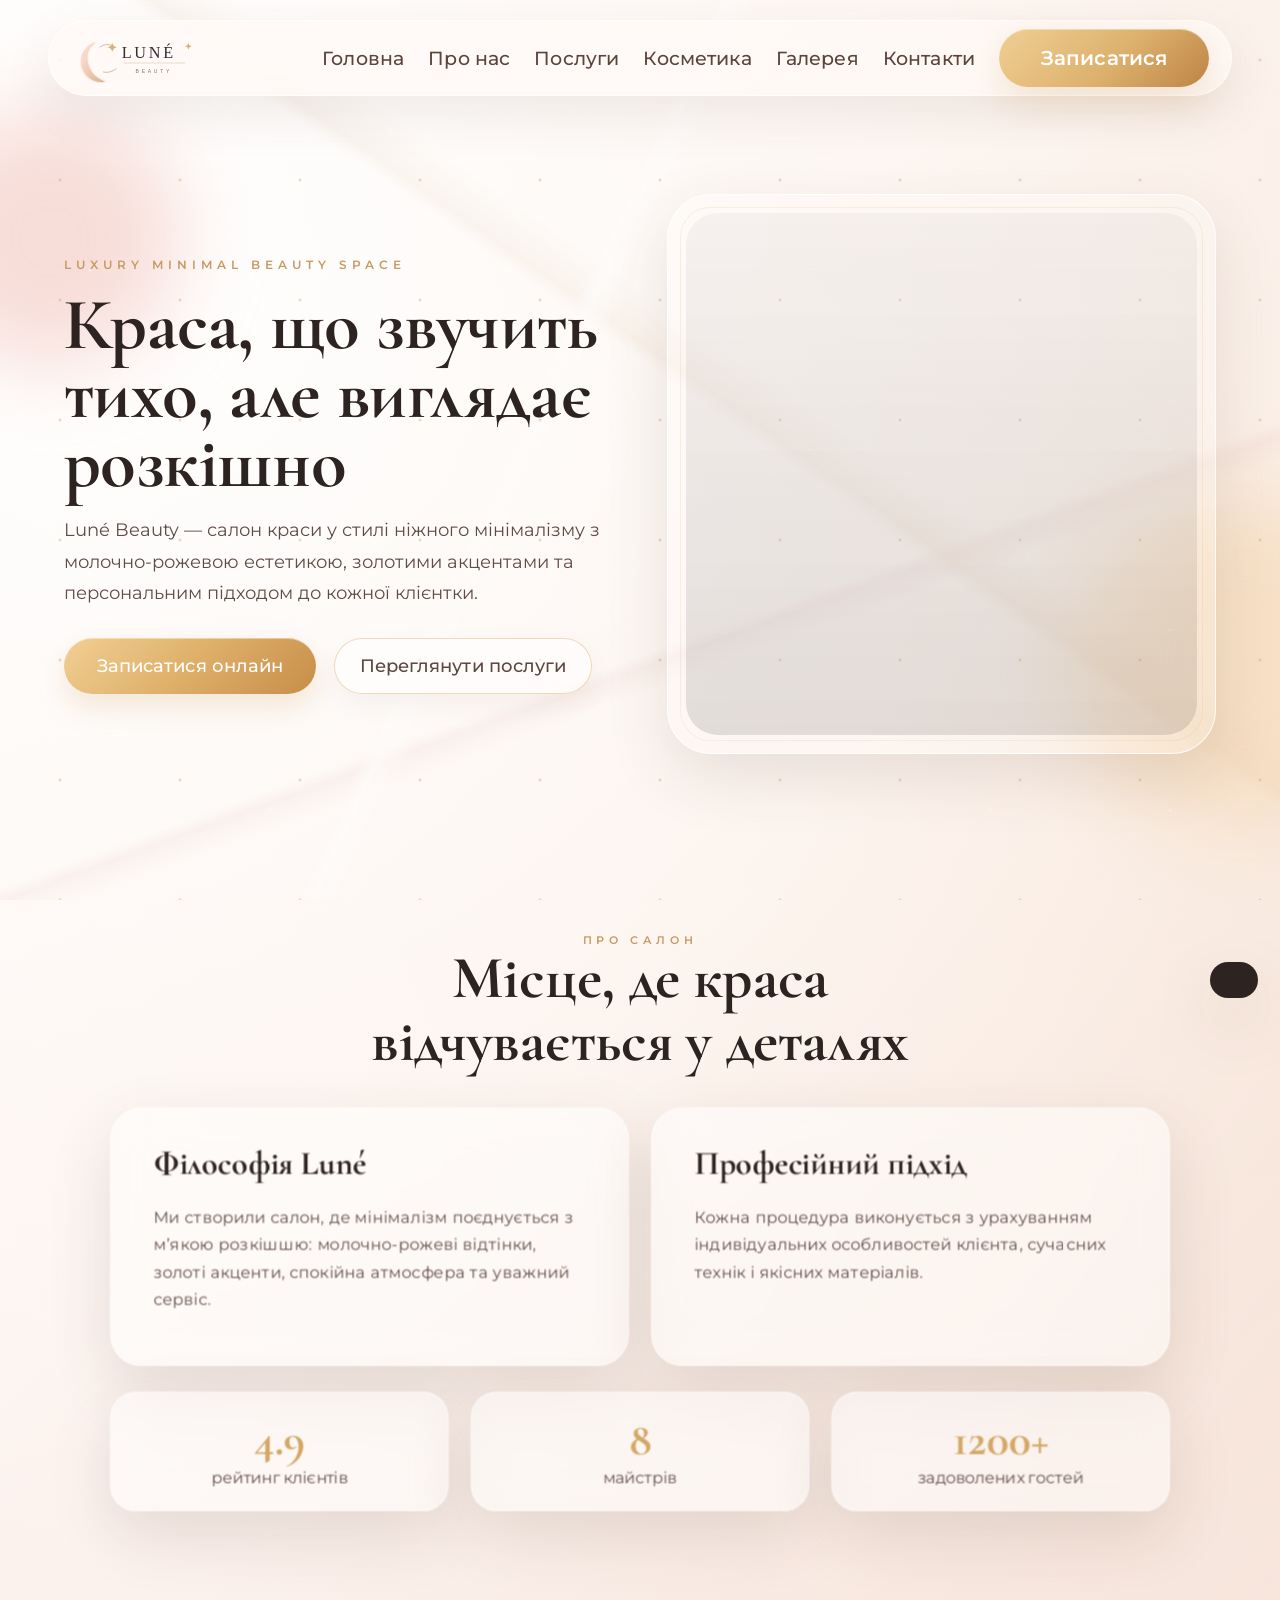
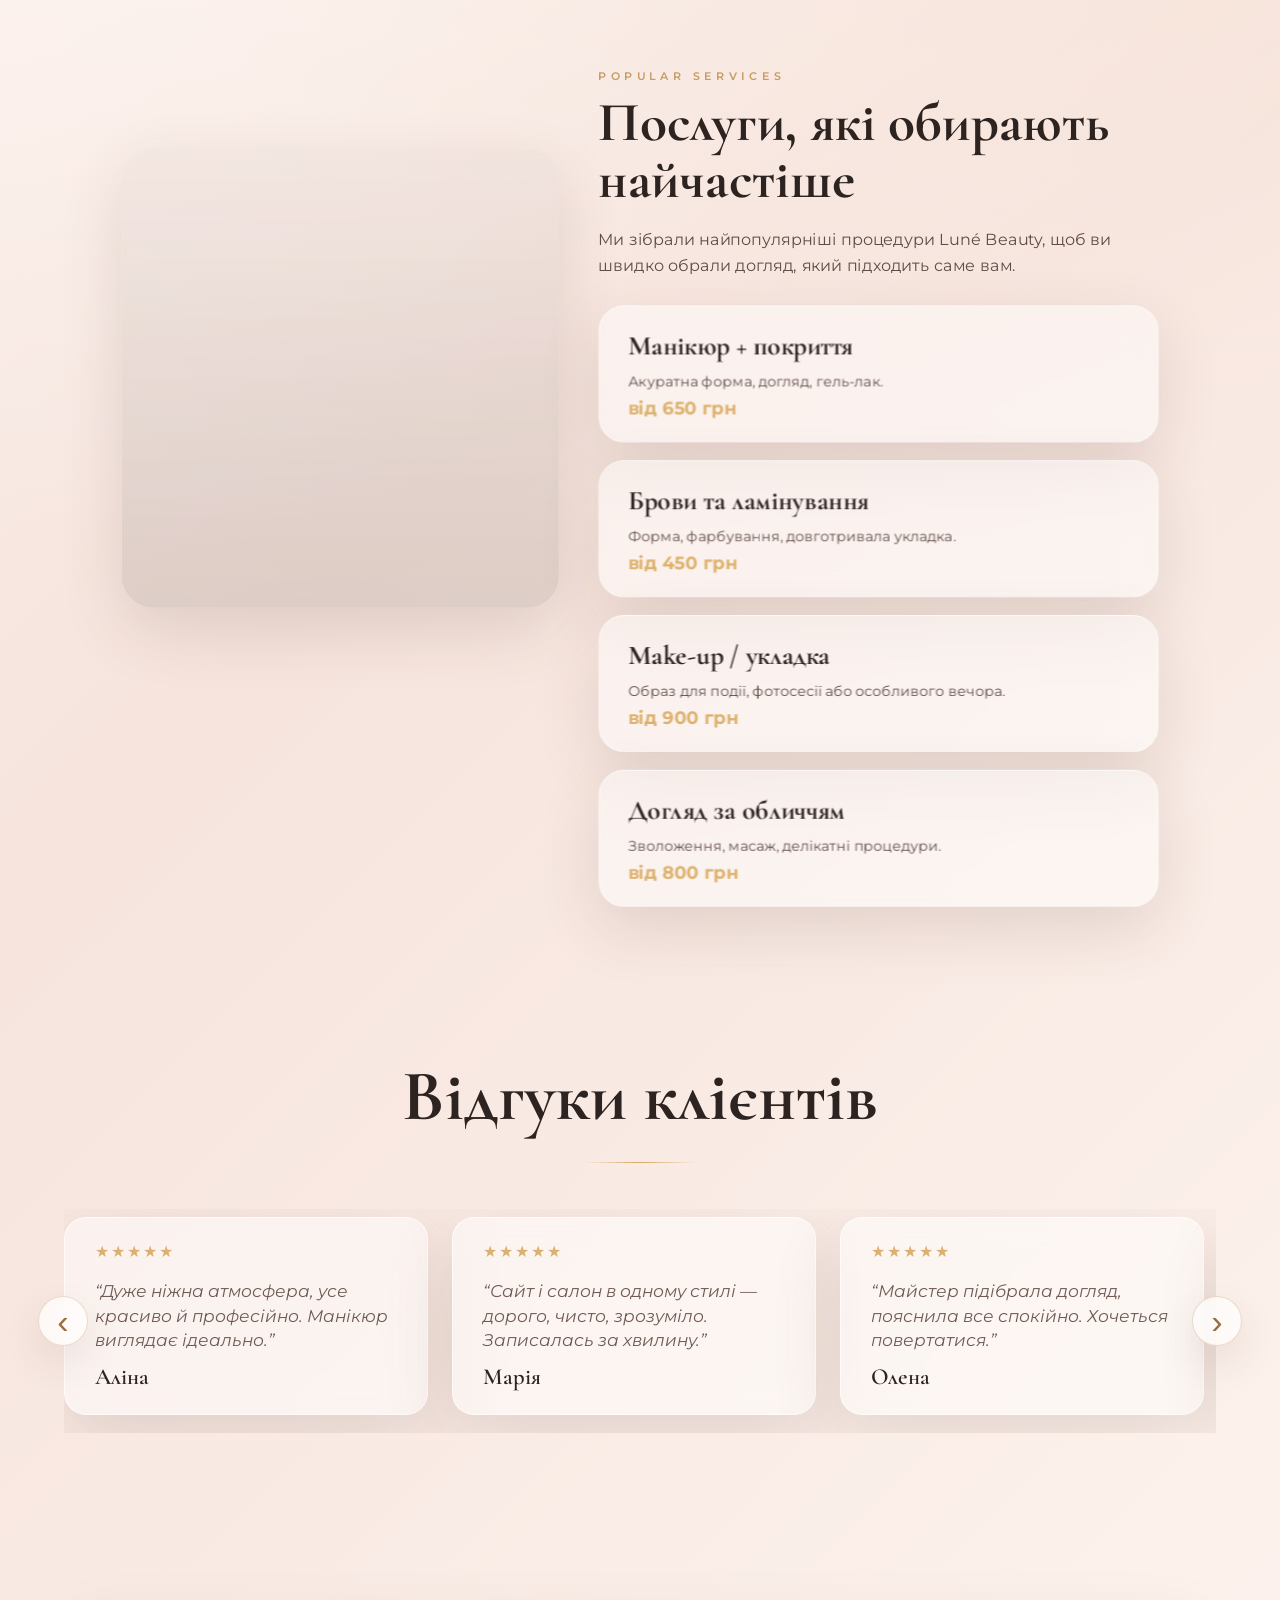
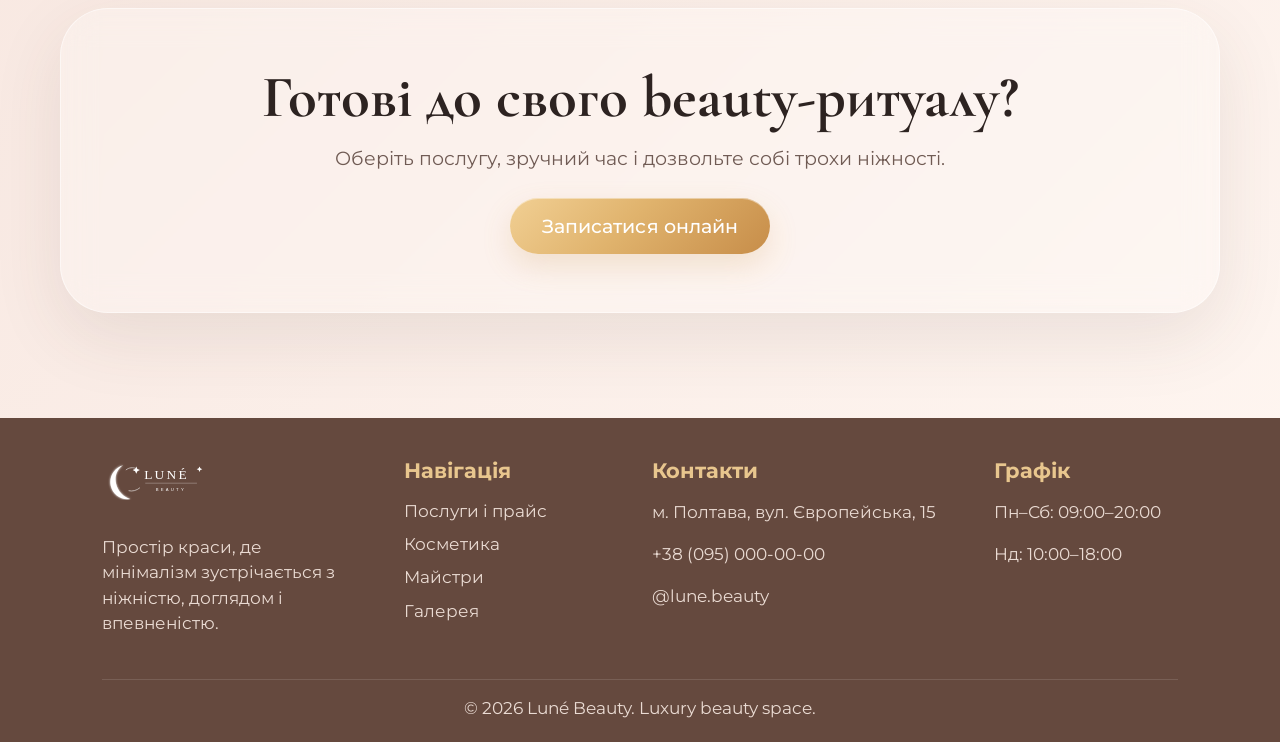
<file: index.html>
<!DOCTYPE html><html lang="uk"><head><meta charset="UTF-8"><meta name="viewport" content="width=device-width, initial-scale=1.0"><title>Luné Beauty — преміальний салон краси</title><link rel="stylesheet" href="style.css"></head><body><div class="marble"></div><div class="orb one"></div><div class="orb two"></div><div class="sparkles"></div><div class="cursor-glow"></div><div class="preloader"><div class="preloader-box"><img src="images/moon-icon.svg" alt="moon"><h2>LUNÉ</h2><p>BEAUTY STUDIO</p></div></div><header class="header">
  <a class="logo" href="index.html"><img src="images/logo.svg" alt="Luné Beauty"></a>
  <button class="menu-btn" aria-label="Відкрити меню"><span></span><span></span><span></span></button>
  <nav class="nav">
    <a href="index.html">Головна</a>
    <a href="about.html">Про нас</a>
    <a href="services.html">Послуги</a>
    <a href="cosmetics.html">Косметика</a>
    <a href="gallery.html">Галерея</a>
    <a href="contacts.html">Контакти</a>
    <a class="btn nav-book" href="booking.html">Записатися</a>
  </nav>
</header>
<main class="home-main">
  <section class="hero hero-final">
    <div class="hero-copy reveal">
      <span class="eyebrow">Luxury minimal beauty space</span>
      <h1>Краса, що звучить тихо, але виглядає розкішно</h1>
      <p>Luné Beauty — салон краси у стилі ніжного мінімалізму з молочно-рожевою естетикою, золотими акцентами та персональним підходом до кожної клієнтки.</p>
      <div class="hero-actions">
        <a class="btn" href="booking.html">Записатися онлайн</a>
        <a class="btn ghost" href="services.html">Переглянути послуги</a>
      </div>
    </div>
    <div class="hero-card hero-slider reveal" aria-label="Слайд-шоу салону">
      <div class="hero-slide active s1"></div>
      <div class="hero-slide s2"></div>
      <div class="hero-slide s3"></div>
      <div class="hero-slide s4"></div>
    </div>
  </section>

  <section class="section about-home">
    <div class="about-title reveal">
      <span class="eyebrow">Про салон</span>
      <h2>Місце, де краса<br>відчувається у деталях</h2>
    </div>
    <div class="about-cards">
      <article class="glass reveal">
        <h3>Філософія Luné</h3>
        <p>Ми створили салон, де мінімалізм поєднується з м’якою розкішшю: молочно-рожеві відтінки, золоті акценти, спокійна атмосфера та уважний сервіс.</p>
      </article>
      <article class="glass reveal">
        <h3>Професійний підхід</h3>
        <p>Кожна процедура виконується з урахуванням індивідуальних особливостей клієнта, сучасних технік і якісних матеріалів.</p>
      </article>
    </div>
    <div class="stats-row reveal">
      <div class="glass stat"><strong>4.9</strong><span>рейтинг клієнтів</span></div>
      <div class="glass stat"><strong>8</strong><span>майстрів</span></div>
      <div class="glass stat"><strong>1200+</strong><span>задоволених гостей</span></div>
    </div>
  </section>

  <section class="section services-home">
    <div class="services-photo reveal"></div>
    <div class="services-content reveal">
      <span class="eyebrow">Popular services</span>
      <h2>Послуги, які обирають найчастіше</h2>
      <p class="section-text">Ми зібрали найпопулярніші процедури Luné Beauty, щоб ви швидко обрали догляд, який підходить саме вам.</p>
      <div class="service-list">
        <article class="glass service-row"><h3>Манікюр + покриття</h3><p>Акуратна форма, догляд, гель-лак.</p><div class="price">від 650 грн</div></article>
        <article class="glass service-row"><h3>Брови та ламінування</h3><p>Форма, фарбування, довготривала укладка.</p><div class="price">від 450 грн</div></article>
        <article class="glass service-row"><h3>Make-up / укладка</h3><p>Образ для події, фотосесії або особливого вечора.</p><div class="price">від 900 грн</div></article>
        <article class="glass service-row"><h3>Догляд за обличчям</h3><p>Зволоження, масаж, делікатні процедури.</p><div class="price">від 800 грн</div></article>
      </div>
    </div>
  </section>

  <section class="section reviews-home">
    <div class="reviews-title reveal"><h2>Відгуки клієнтів</h2><span></span></div>
    <div class="reviews-wrap reveal">
      <button class="slider-btn prev" aria-label="Попередній відгук">‹</button>
      <div class="reviews-track">
        <article class="glass review-card"><div class="stars">★★★★★</div><p>“Дуже ніжна атмосфера, усе красиво й професійно. Манікюр виглядає ідеально.”</p><h3>Аліна</h3></article>
        <article class="glass review-card"><div class="stars">★★★★★</div><p>“Сайт і салон в одному стилі — дорого, чисто, зрозуміло. Записалась за хвилину.”</p><h3>Марія</h3></article>
        <article class="glass review-card"><div class="stars">★★★★★</div><p>“Майстер підібрала догляд, пояснила все спокійно. Хочеться повертатися.”</p><h3>Олена</h3></article>
        <article class="glass review-card"><div class="stars">★★★★★</div><p>“Дуже сподобалась атмосфера: тихо, світло, чисто й без зайвого шуму.”</p><h3>Анна</h3></article>
        <article class="glass review-card"><div class="stars">★★★★★</div><p>“Брови зробили дуже природно. Майстриня уважна й приємна у спілкуванні.”</p><h3>Софія</h3></article>
        <article class="glass review-card"><div class="stars">★★★★★</div><p>“Після догляду шкіра виглядає свіжою, а салон має неймовірно естетичний вигляд.”</p><h3>Катерина</h3></article>
        <article class="glass review-card"><div class="stars">★★★★★</div><p>“Усе дуже акуратно: від запису до самої процедури. Відчувається професійність.”</p><h3>Оксана</h3></article>
        <article class="glass review-card"><div class="stars">★★★★★</div><p>“Приємний сервіс, спокійна музика і красивий інтер’єр. Дуже комфортно.”</p><h3>Дарина</h3></article>
        <article class="glass review-card"><div class="stars">★★★★★</div><p>“Макіяж тримався весь вечір, виглядав ніжно і не перевантажував образ.”</p><h3>Ірина</h3></article>
        <article class="glass review-card"><div class="stars">★★★★★</div><p>“Люблю, коли все чисто, зрозуміло і красиво. Luné саме такий салон.”</p><h3>Юлія</h3></article>
      </div>
      <button class="slider-btn next" aria-label="Наступний відгук">›</button>
    </div>
  </section>

  <section class="section cta-home reveal">
    <h2>Готові до свого beauty-ритуалу?</h2>
    <p>Оберіть послугу, зручний час і дозвольте собі трохи ніжності.</p>
    <a class="btn" href="booking.html">Записатися онлайн</a>
  </section>
</main>
<footer class="footer">
  <div class="footer-grid">
    <div class="footer-brand">
      <img src="images/logo.svg" alt="Luné Beauty">
      <p>Простір краси, де мінімалізм зустрічається з ніжністю, доглядом і впевненістю.</p>
    </div>
    <div>
      <h3>Навігація</h3>
      <a href="services.html">Послуги і прайс</a>
      <a href="cosmetics.html">Косметика</a>
      <a href="about.html">Майстри</a>
      <a href="gallery.html">Галерея</a>
    </div>
    <div>
      <h3>Контакти</h3>
      <p>м. Полтава, вул. Європейська, 15</p>
      <p>+38 (095) 000-00-00</p>
      <p>@lune.beauty</p>
    </div>
    <div>
      <h3>Графік</h3>
      <p>Пн–Сб: 09:00–20:00</p>
      <p>Нд: 10:00–18:00</p>
    </div>
  </div>
  <div class="footer-copy">© 2026 Luné Beauty. Luxury beauty space.</div>
</footer><div class="toast"></div><script src="script.js"></script></body></html>
</file>
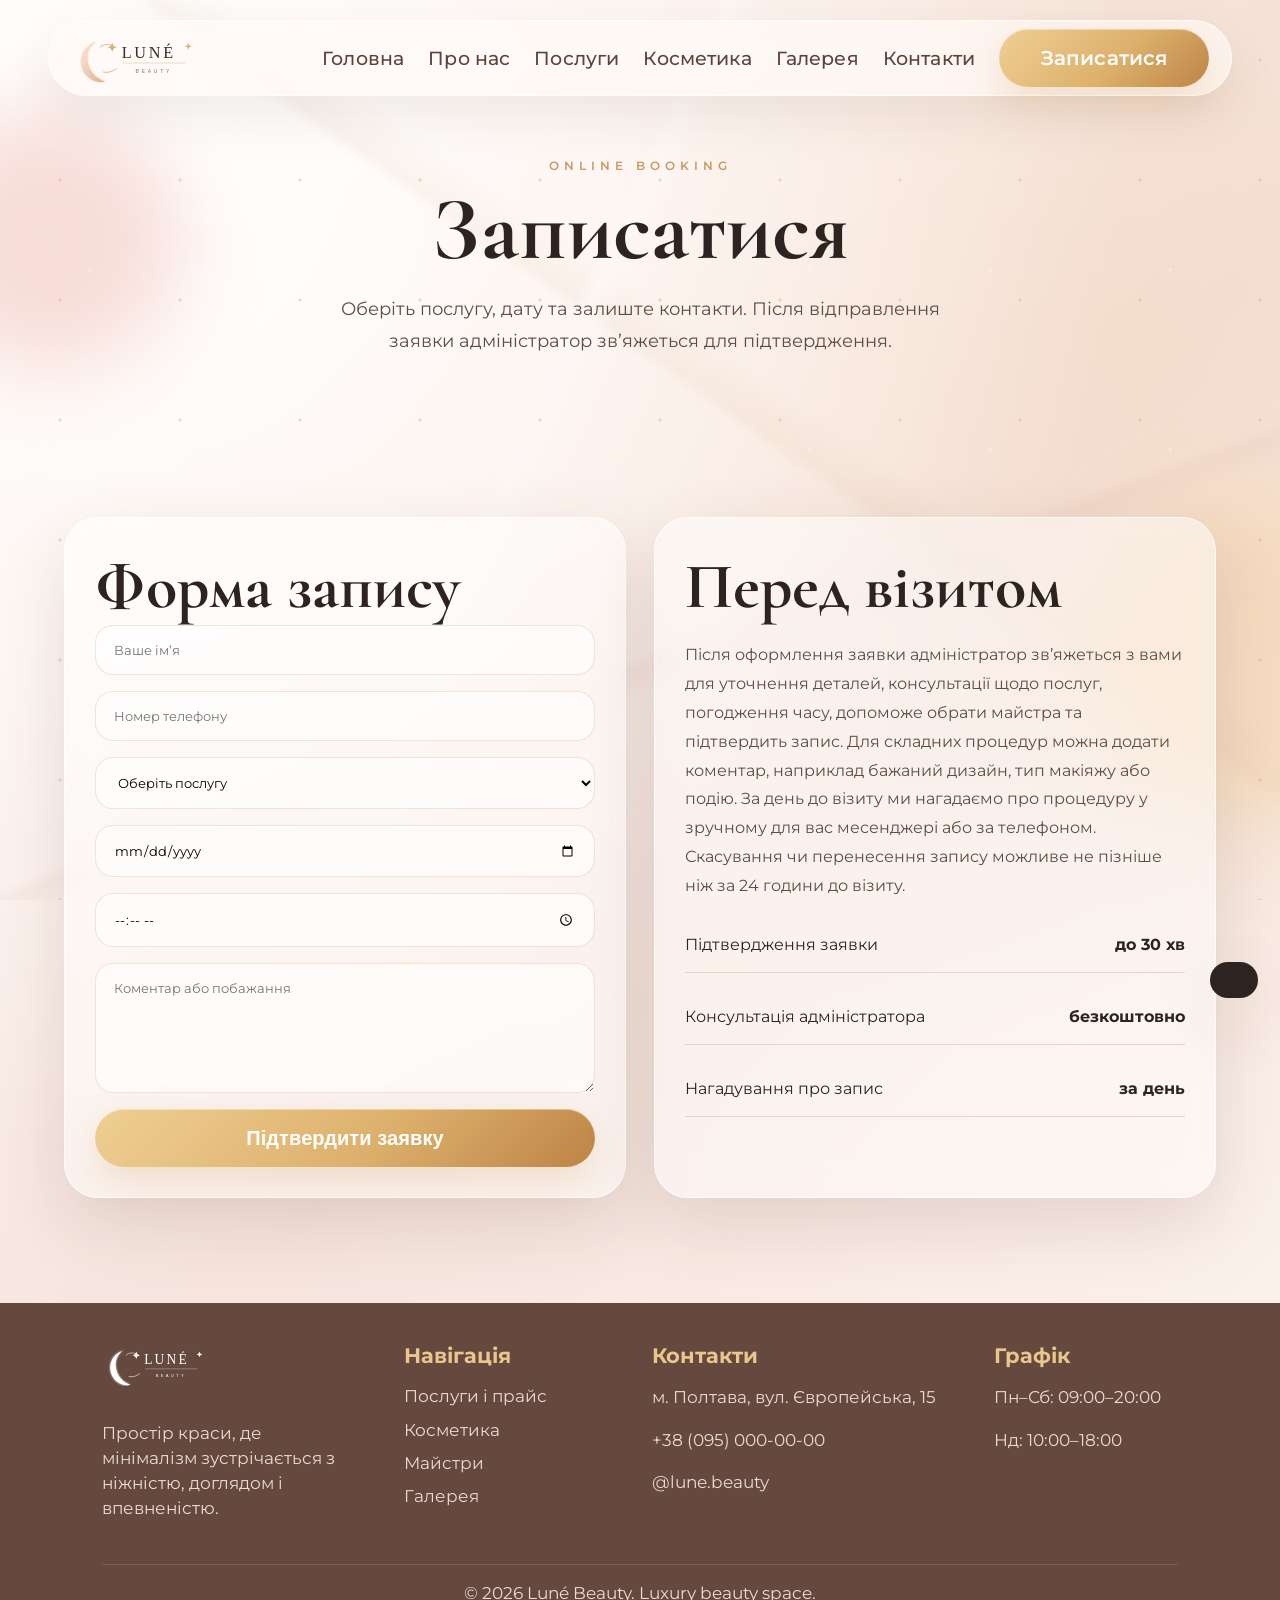
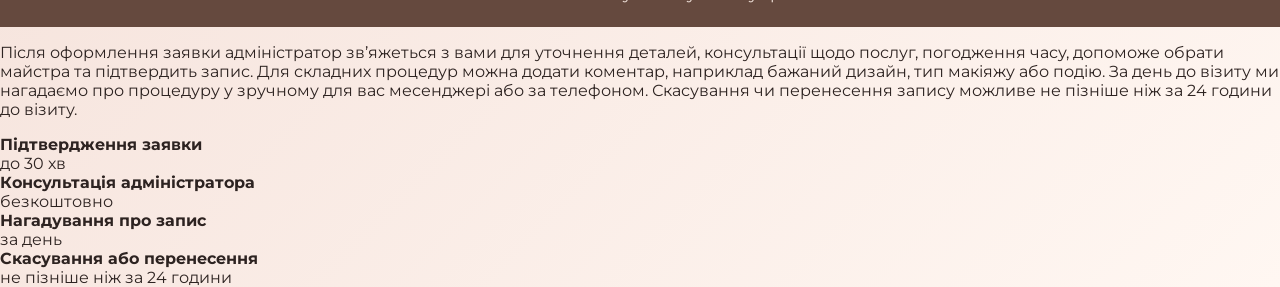
<file: booking.html>
<!DOCTYPE html><html lang="uk"><head><meta charset="UTF-8"><meta name="viewport" content="width=device-width, initial-scale=1.0"><title>Записатися — Luné Beauty</title><link rel="stylesheet" href="style.css"></head><body><div class="marble"></div><div class="orb one"></div><div class="orb two"></div><div class="sparkles"></div><div class="cursor-glow"></div><header class="header">
  <a class="logo" href="index.html"><img src="images/logo.svg" alt="Luné Beauty"></a>
  <button class="menu-btn" aria-label="Відкрити меню"><span></span><span></span><span></span></button>
  <nav class="nav">
    <a href="index.html">Головна</a>
    <a href="about.html">Про нас</a>
    <a href="services.html">Послуги</a>
    <a href="cosmetics.html">Косметика</a>
    <a href="gallery.html">Галерея</a>
    <a href="contacts.html">Контакти</a>
    <a class="btn nav-book" href="booking.html">Записатися</a>
  </nav>
</header><main><section class="page-hero reveal"><span class="eyebrow">Online booking</span><h1>Записатися</h1><p>Оберіть послугу, дату та залиште контакти. Після відправлення заявки адміністратор зв’яжеться для підтвердження.</p></section><section class="section"><div class="contact-box"><div class="glass reveal"><h2>Форма запису</h2><form class="form"><input required placeholder="Ваше ім’я"><input required type="tel" placeholder="Номер телефону"><select required><option value="">Оберіть послугу</option><option>Манікюр</option><option>Брови / вії</option><option>Макіяж</option><option>Укладка</option><option>Догляд за обличчям</option></select><input required type="date"><input type="time"><textarea placeholder="Коментар або побажання"></textarea><button class="btn" type="submit">Підтвердити заявку</button></form></div><div class="glass reveal"><h2>Перед візитом</h2><p class="section-text">Після оформлення заявки адміністратор зв’яжеться з вами для уточнення деталей, консультації щодо послуг, погодження часу, допоможе обрати майстра та підтвердить запис. Для складних процедур можна додати коментар, наприклад бажаний дизайн, тип макіяжу або подію. За день до візиту ми нагадаємо про процедуру у зручному для вас месенджері або за телефоном. Скасування чи перенесення запису можливе не пізніше ніж за 24 години до візиту.</p><div class="price-list"><div class="price-row"><span>Підтвердження заявки</span><b>до 30 хв</b></div><div class="price-row"><span>Консультація адміністратора</span><b>безкоштовно</b></div><div class="price-row"><span>Нагадування про запис</span><b>за день</b></div></div></div></div></section></main><footer class="footer">
  <div class="footer-grid">
    <div class="footer-brand">
      <img src="images/logo.svg" alt="Luné Beauty">
      <p>Простір краси, де мінімалізм зустрічається з ніжністю, доглядом і впевненістю.</p>
    </div>
    <div>
      <h3>Навігація</h3>
      <a href="services.html">Послуги і прайс</a>
      <a href="cosmetics.html">Косметика</a>
      <a href="about.html">Майстри</a>
      <a href="gallery.html">Галерея</a>
    </div>
    <div>
      <h3>Контакти</h3>
      <p>м. Полтава, вул. Європейська, 15</p>
      <p>+38 (095) 000-00-00</p>
      <p>@lune.beauty</p>
    </div>
    <div>
      <h3>Графік</h3>
      <p>Пн–Сб: 09:00–20:00</p>
      <p>Нд: 10:00–18:00</p>
    </div>
  </div>
  <div class="footer-copy">© 2026 Luné Beauty. Luxury beauty space.</div>
</footer><div class="toast"></div><script src="script.js"></script></body></html>

<p class="booking-info-text">
Після оформлення заявки адміністратор зв’яжеться з вами для уточнення деталей, консультації щодо послуг, погодження часу, допоможе обрати майстра та підтвердить запис. Для складних процедур можна додати коментар, наприклад бажаний дизайн, тип макіяжу або подію. За день до візиту ми нагадаємо про процедуру у зручному для вас месенджері або за телефоном. Скасування чи перенесення запису можливе не пізніше ніж за 24 години до візиту.
</p>

<div class="booking-rules">
<div><strong>Підтвердження заявки</strong><br>до 30 хв</div>
<div><strong>Консультація адміністратора</strong><br>безкоштовно</div>
<div><strong>Нагадування про запис</strong><br>за день</div>
<div><strong>Скасування або перенесення</strong><br>не пізніше ніж за 24 години</div>
</div>
</file>
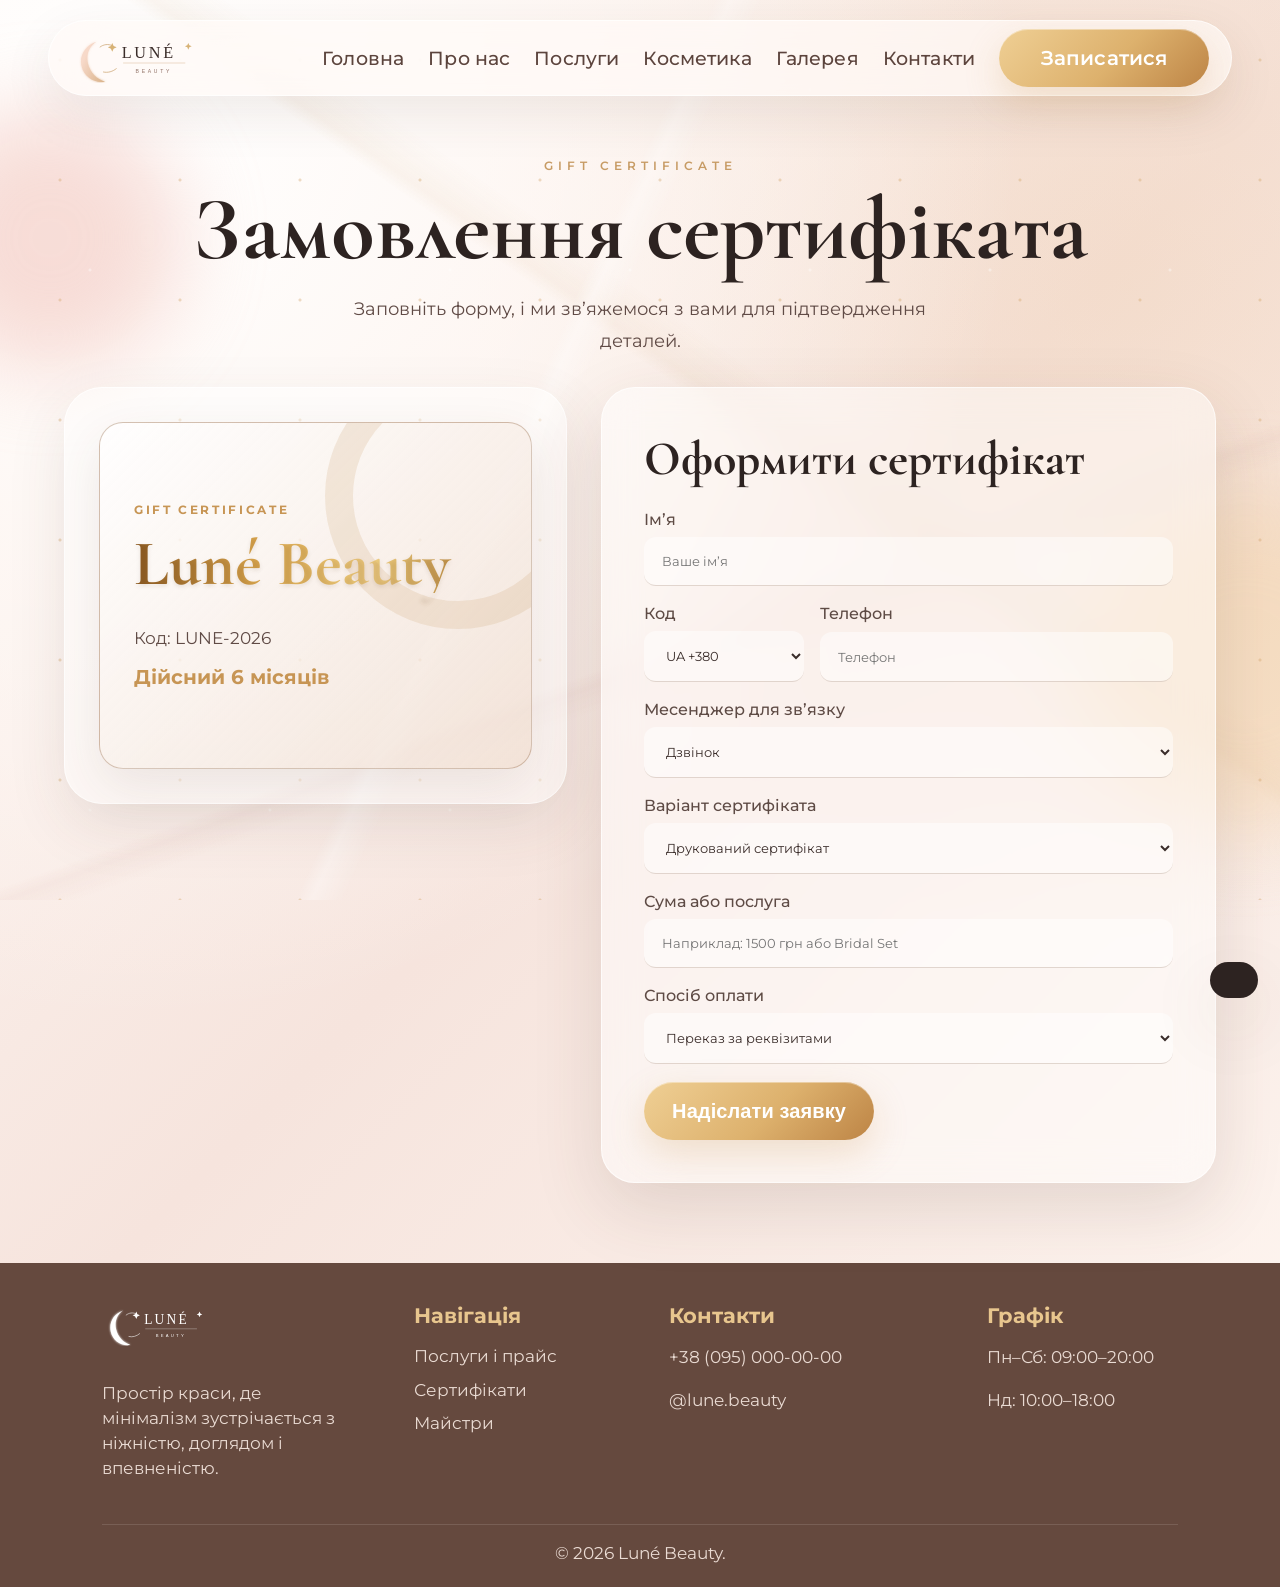
<file: certificate.html>
<!DOCTYPE html><html lang="uk"><head><meta charset="UTF-8"><meta name="viewport" content="width=device-width, initial-scale=1.0"><title>Сертифікат — Luné Beauty</title><link rel="stylesheet" href="style.css"></head><body><div class="marble"></div><div class="orb one"></div><div class="orb two"></div><div class="sparkles"></div><div class="cursor-glow"></div><header class="header"><a class="logo" href="index.html"><img src="images/logo.svg" alt="Luné Beauty"></a><button class="menu-btn" aria-label="Відкрити меню"><span></span><span></span><span></span></button><nav class="nav"><a href="index.html">Головна</a><a href="about.html">Про нас</a><a href="services.html">Послуги</a><a href="cosmetics.html">Косметика</a><a href="gallery.html">Галерея</a><a href="contacts.html">Контакти</a><a class="btn nav-book" href="booking.html">Записатися</a></nav></header><main class="certificate-page"><section class="page-hero reveal"><span class="eyebrow">Gift certificate</span><h1>Замовлення сертифіката</h1><p>Заповніть форму, і ми зв’яжемося з вами для підтвердження деталей.</p></section><section class="cert-order-section"><div class="cert-big-preview reveal"><div class="cert-card large"><span>gift certificate</span><h2>Luné Beauty</h2><p>Код: LUNE-2026</p><small>Дійсний 6 місяців</small></div></div><form class="glass cert-form reveal"><h2>Оформити сертифікат</h2><label>Ім’я<input type="text" placeholder="Ваше ім’я"></label><div class="form-two"><label>Код<select><option>UA +380</option><option>PL +48</option></select></label><label>Телефон<input type="tel" placeholder="Телефон"></label></div><label>Месенджер для зв’язку<select><option>Дзвінок</option><option>Viber</option><option>Telegram</option></select></label><label>Варіант сертифіката<select><option>Друкований сертифікат</option><option>Електронний сертифікат</option><option>Сертифікат на конкретну процедуру</option></select></label><label>Сума або послуга<input type="text" placeholder="Наприклад: 1500 грн або Bridal Set"></label><label>Спосіб оплати<select><option>Переказ за реквізитами</option><option>Банківською карткою при отриманні</option><option>Оплата в салоні</option></select></label><button class="btn" type="button" onclick="showToast('Заявку на сертифікат збережено ✓')">Надіслати заявку</button></form></section></main><footer class="footer"><div class="footer-grid"><div class="footer-brand"><img src="images/logo.svg" alt="Luné Beauty"><p>Простір краси, де мінімалізм зустрічається з ніжністю, доглядом і впевненістю.</p></div><div><h3>Навігація</h3><a href="services.html">Послуги і прайс</a><a href="certificate.html">Сертифікати</a><a href="about.html">Майстри</a></div><div><h3>Контакти</h3><p>+38 (095) 000-00-00</p><p>@lune.beauty</p></div><div><h3>Графік</h3><p>Пн–Сб: 09:00–20:00</p><p>Нд: 10:00–18:00</p></div></div><div class="footer-copy">© 2026 Luné Beauty.</div></footer><div class="toast"></div><script src="script.js"></script></body></html>
</file>
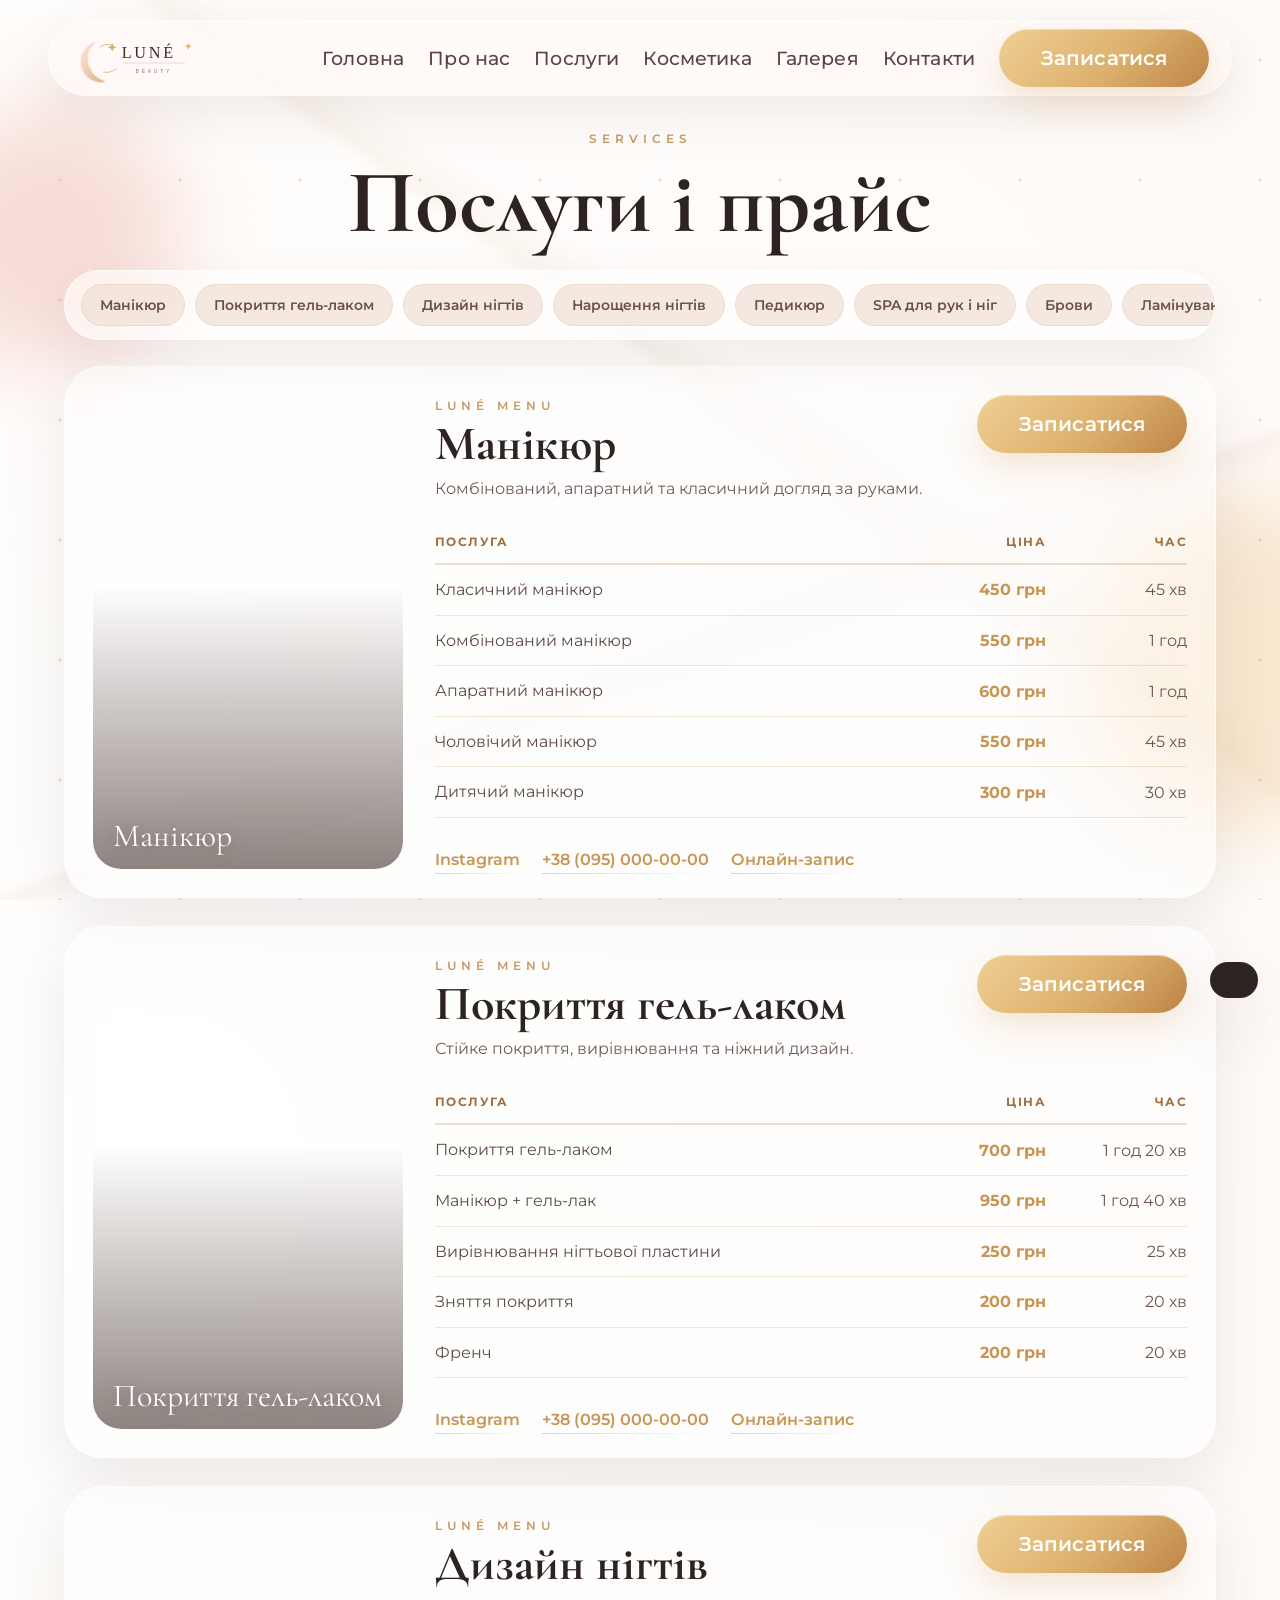
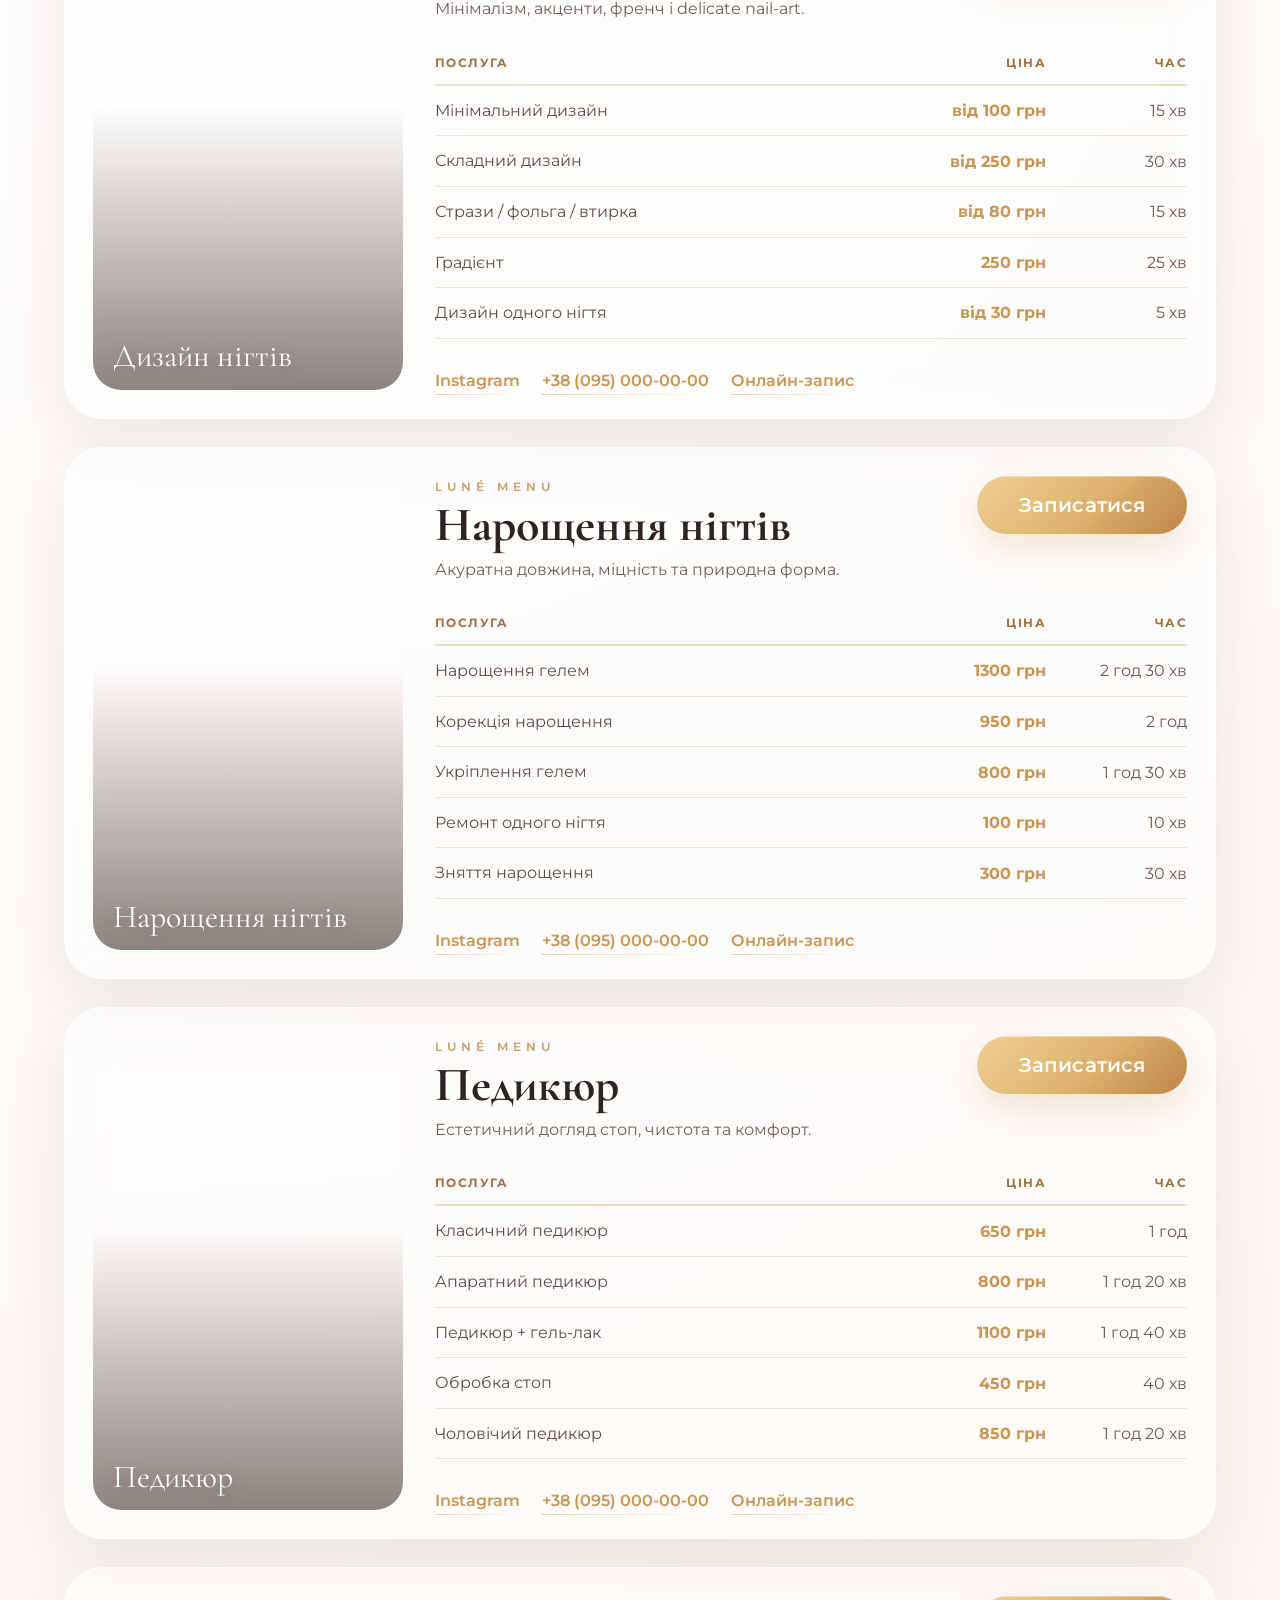
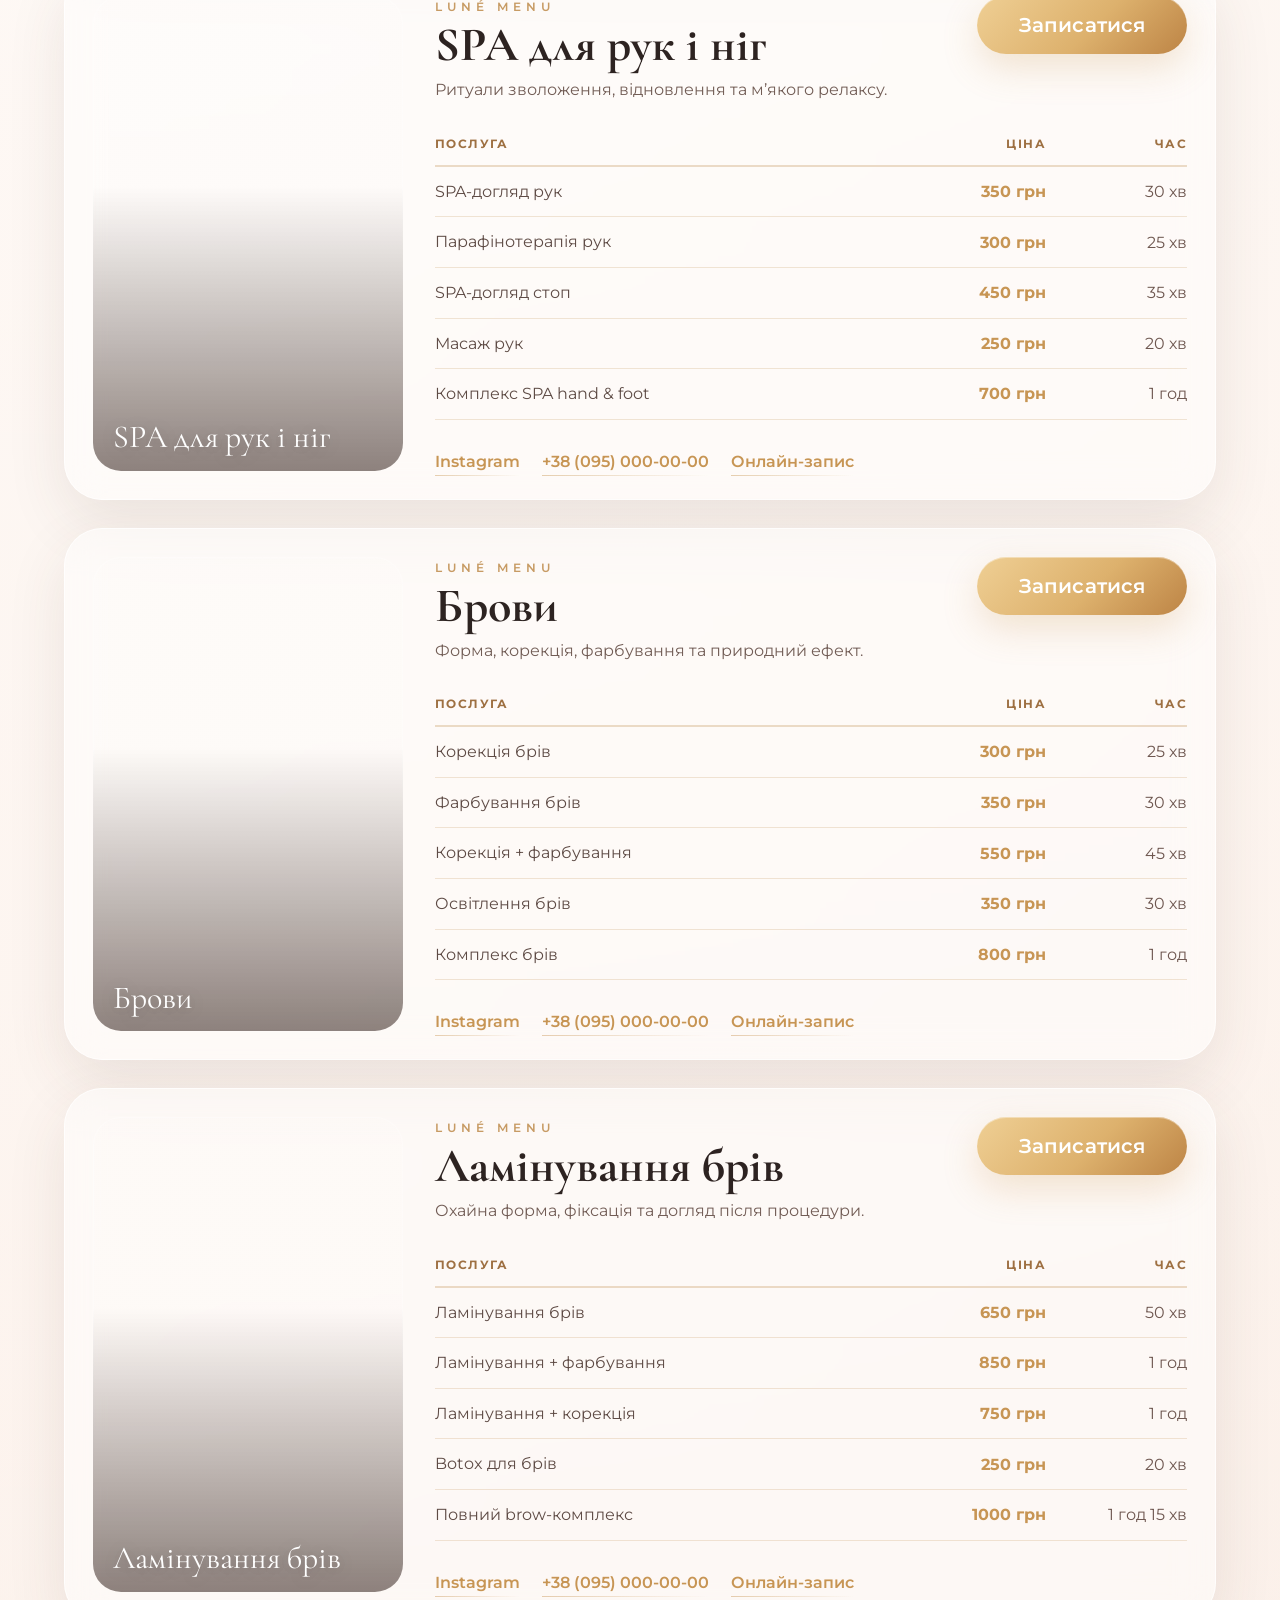
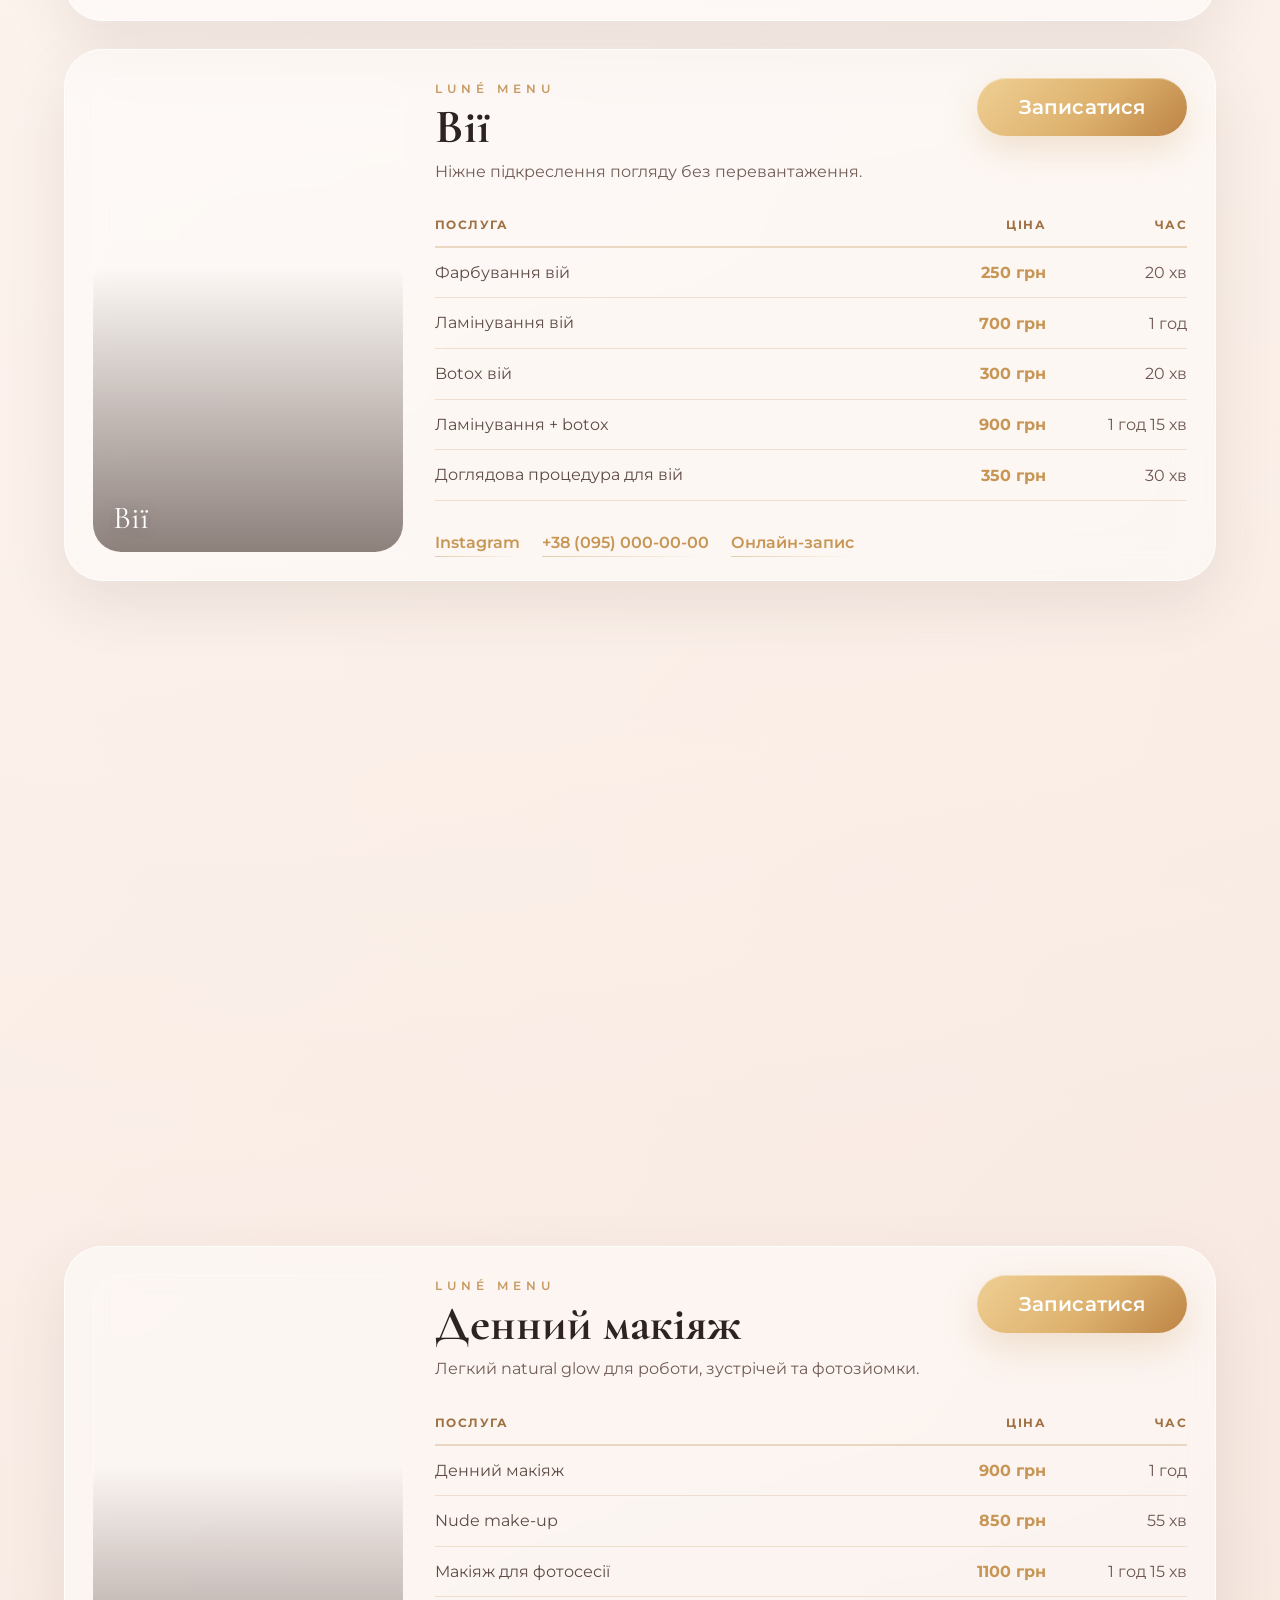
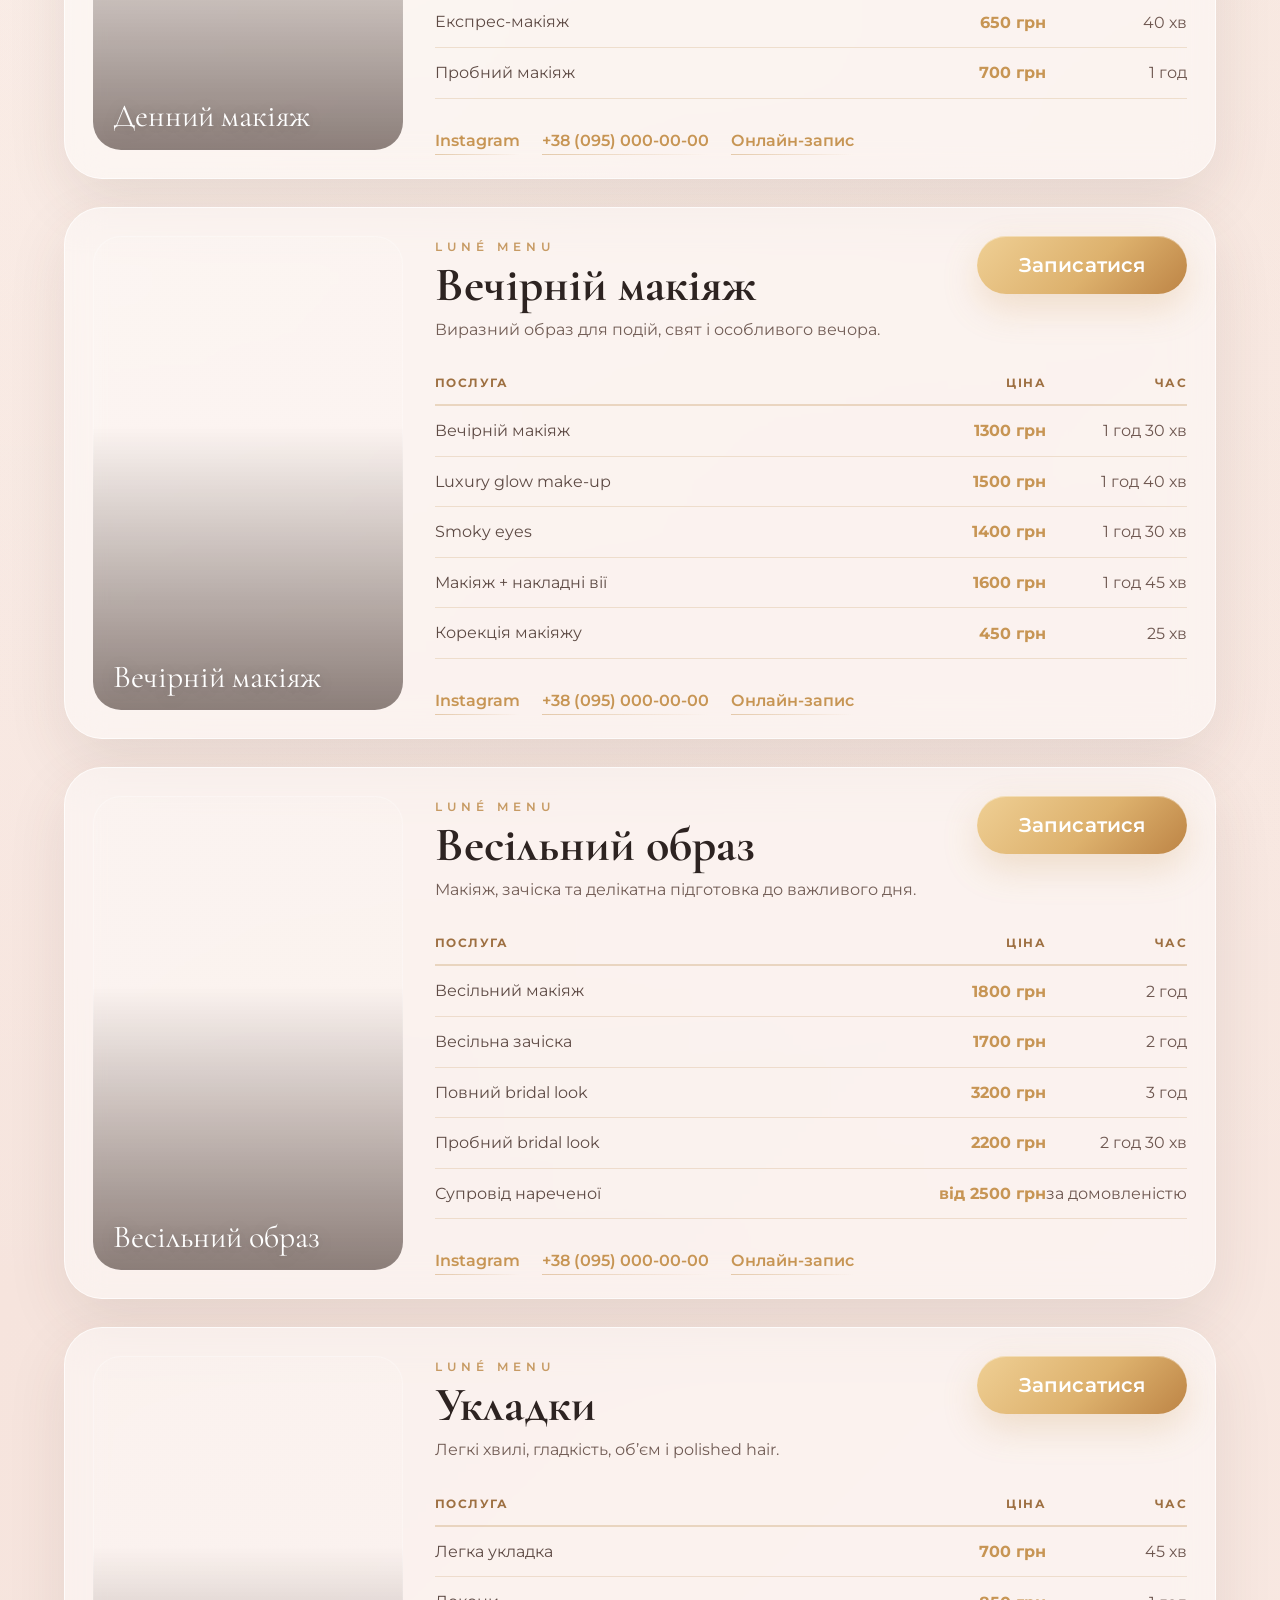
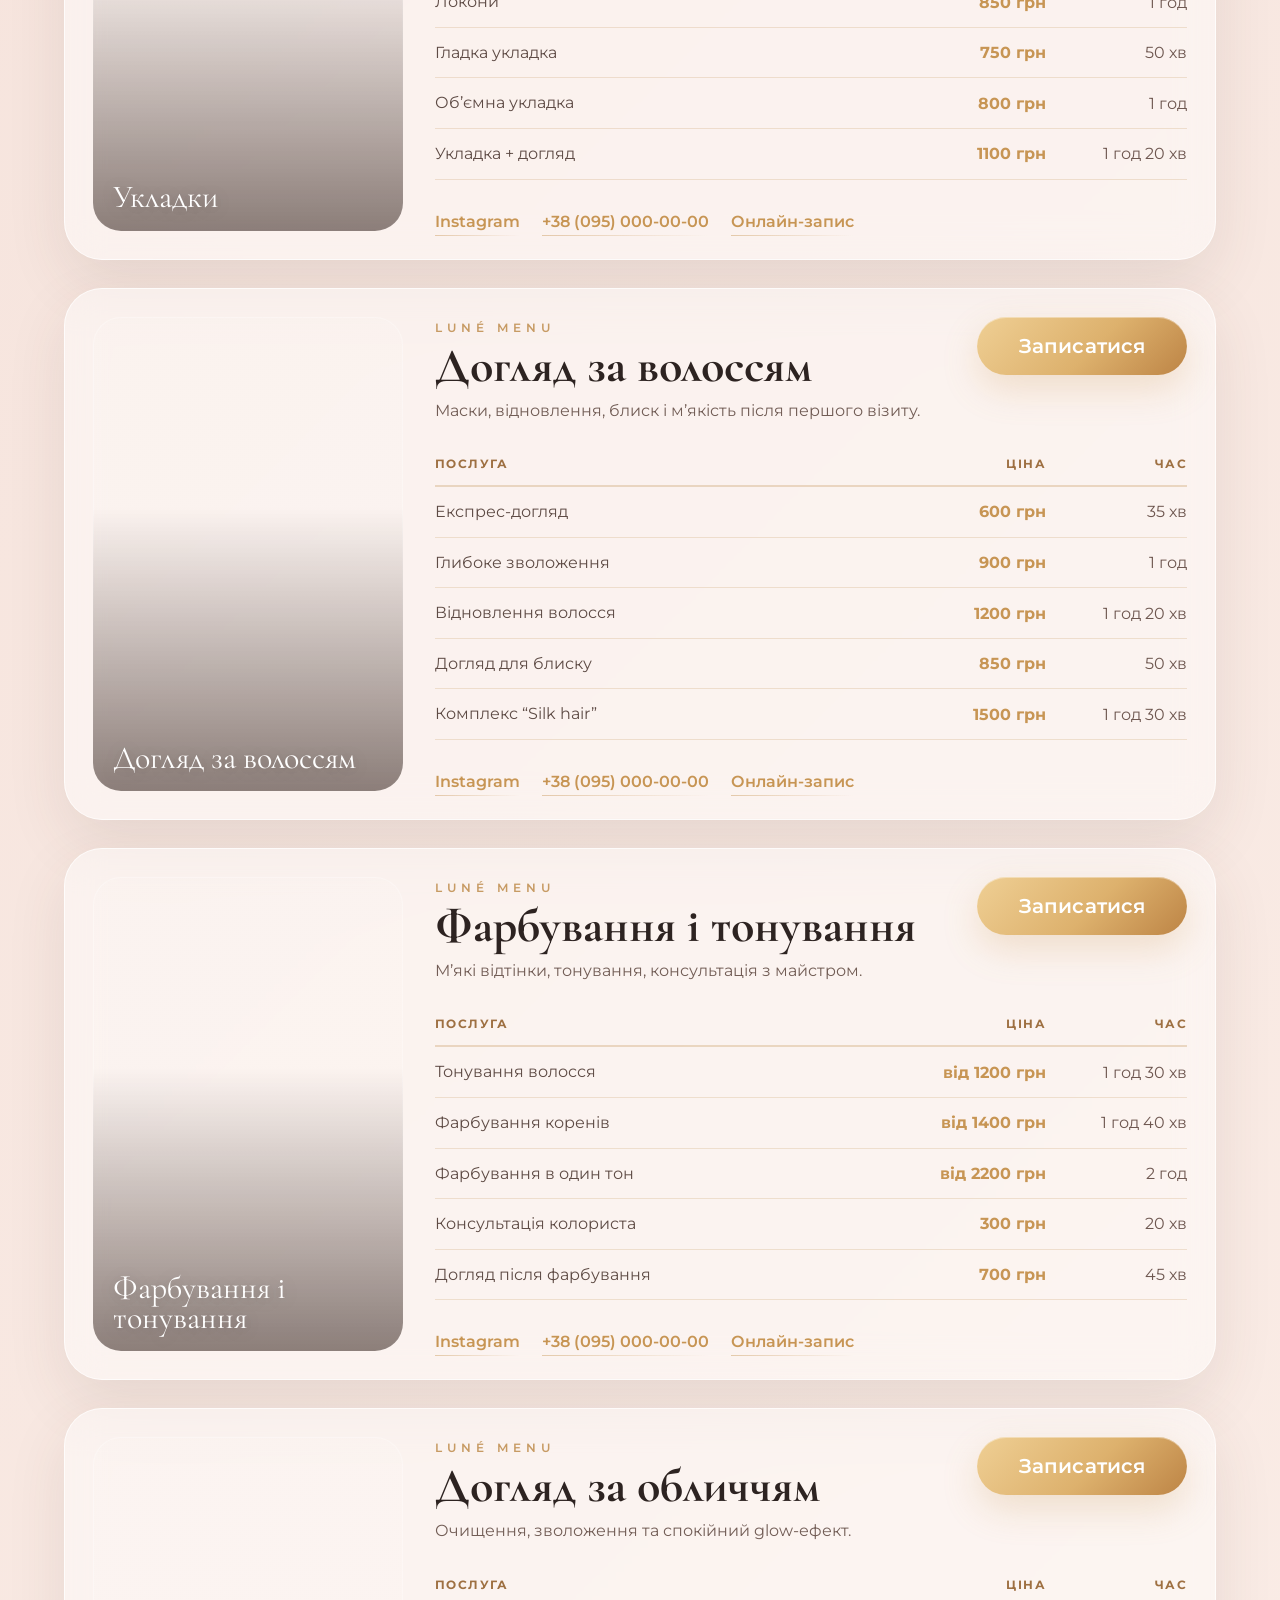
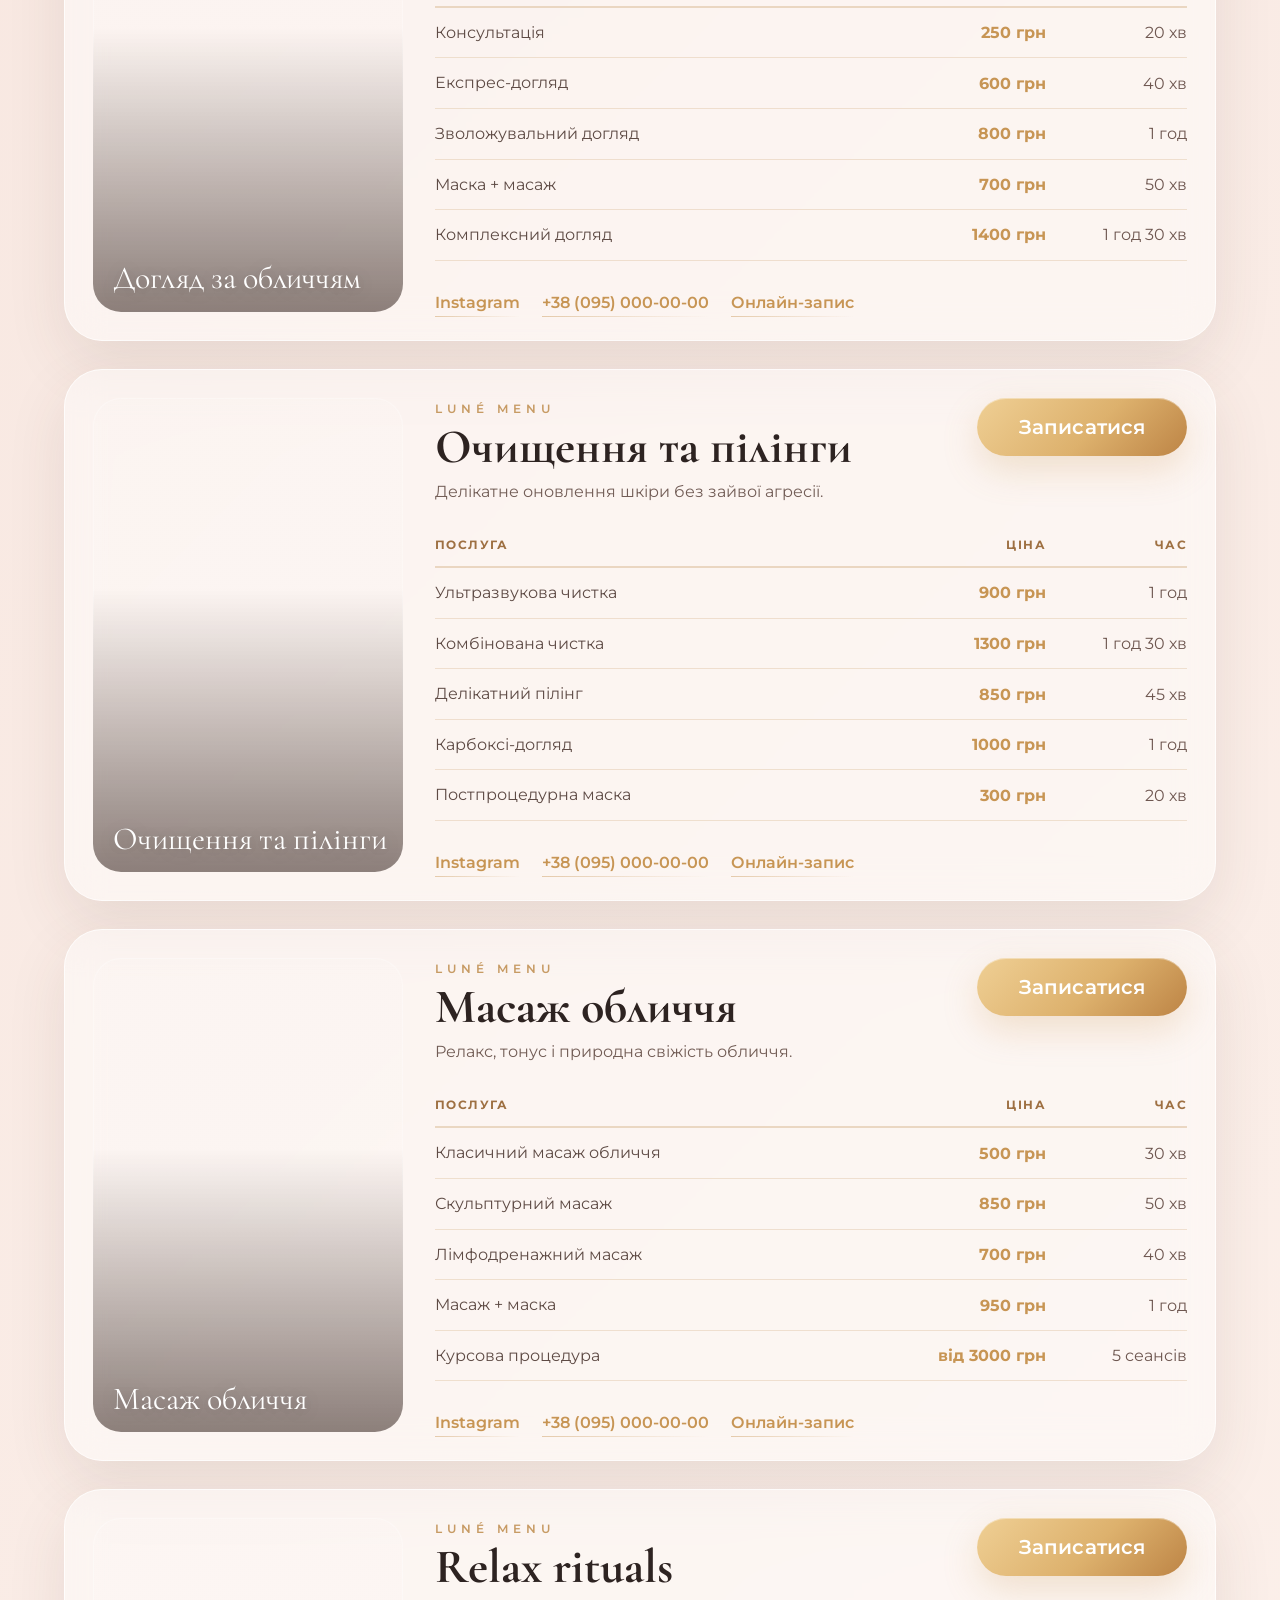
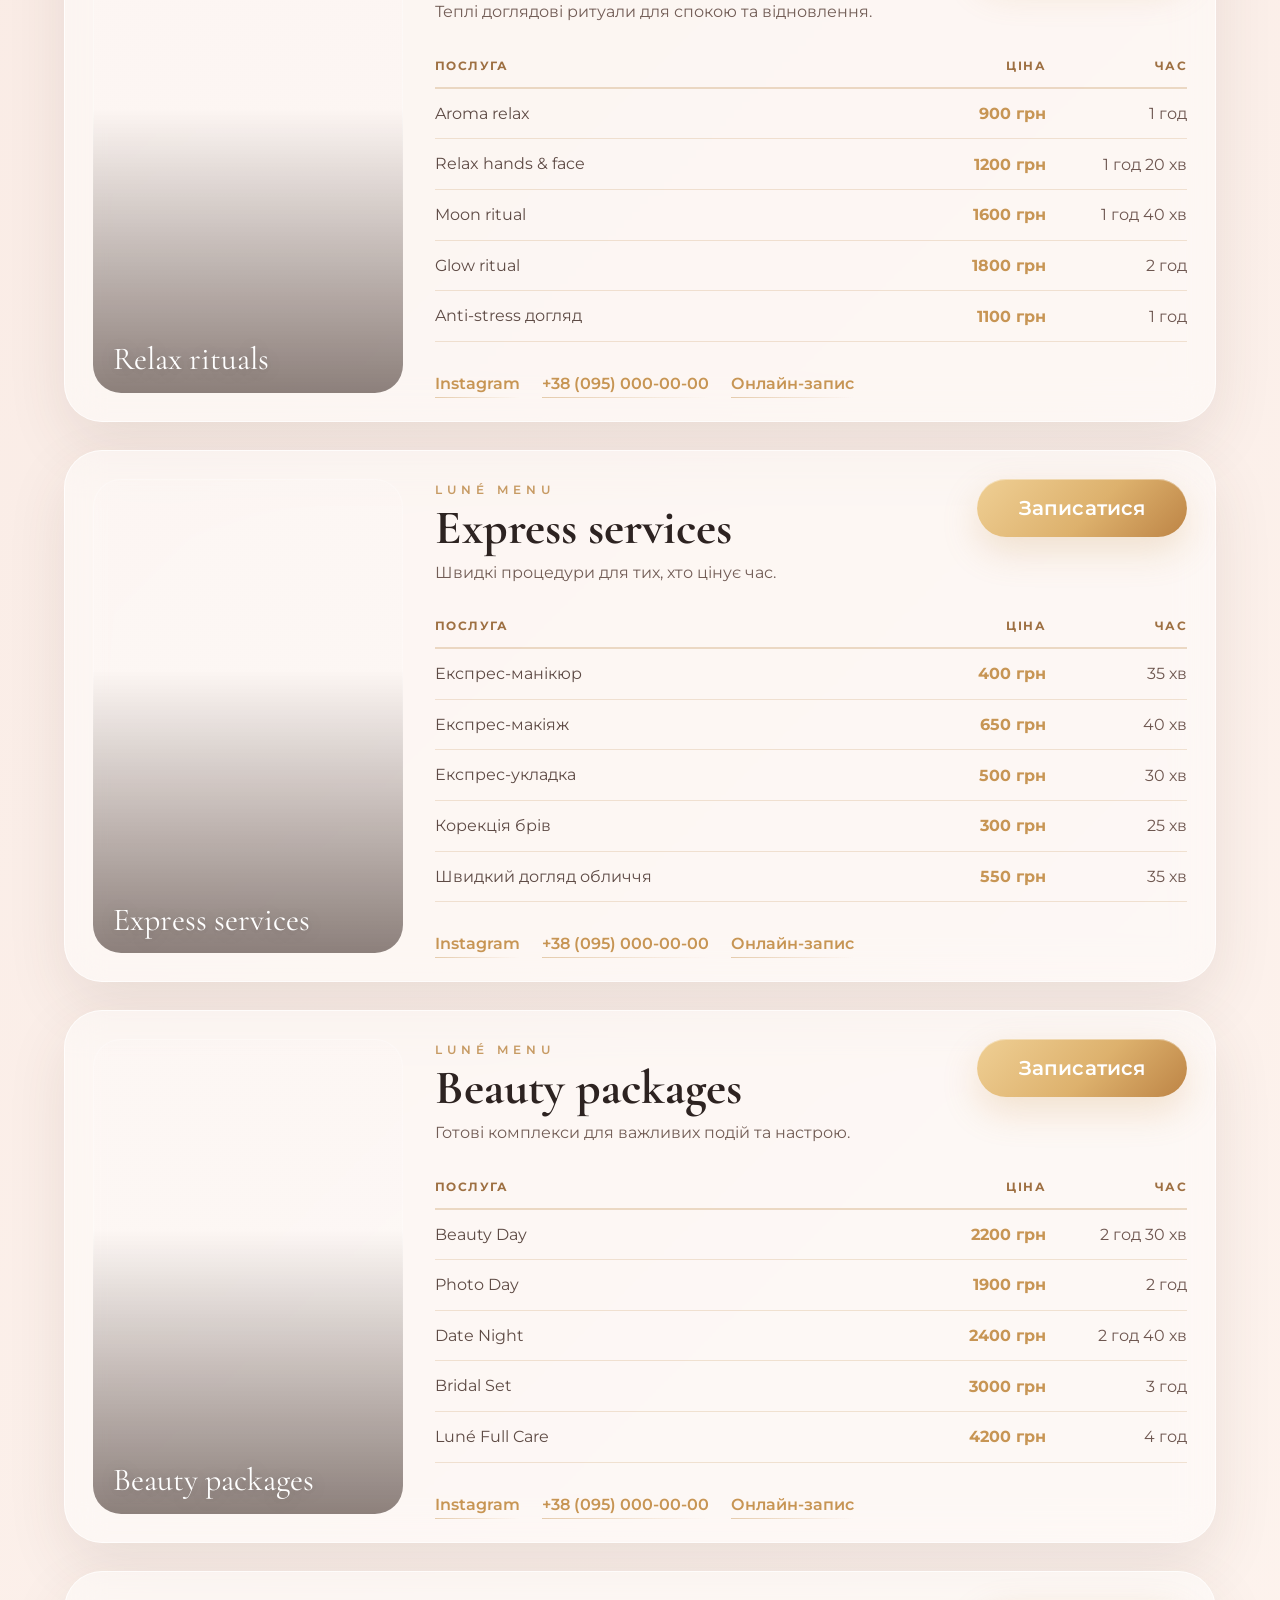
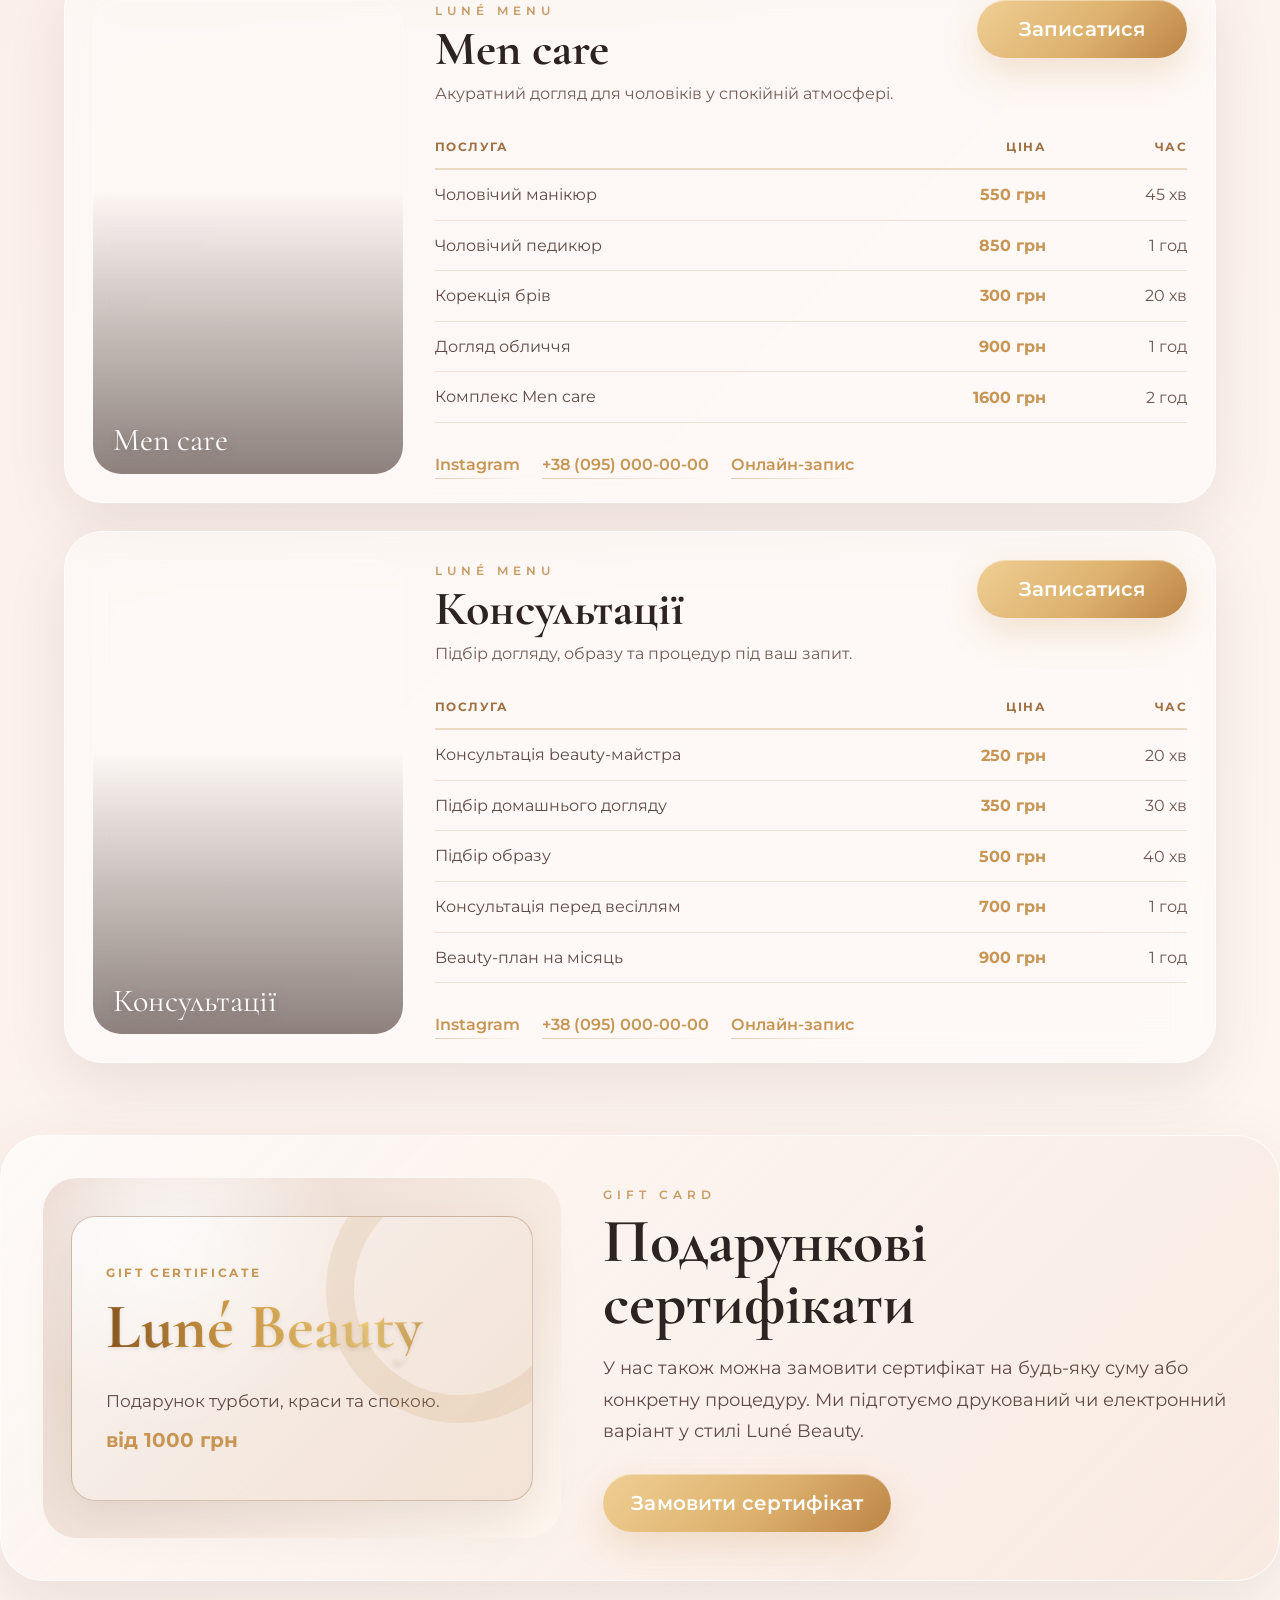
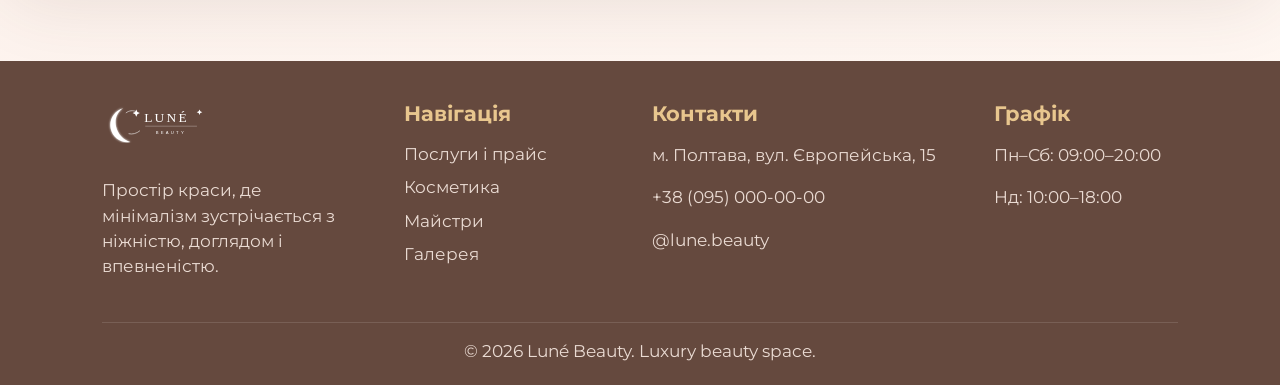
<file: services.html>
<!DOCTYPE html><html lang="uk"><head><meta charset="UTF-8"><meta name="viewport" content="width=device-width, initial-scale=1.0"><title>Послуги і прайс — Luné Beauty</title><link rel="stylesheet" href="style.css"></head><body><div class="marble"></div><div class="orb one"></div><div class="orb two"></div><div class="sparkles"></div><div class="cursor-glow"></div><header class="header">
  <a class="logo" href="index.html"><img src="images/logo.svg" alt="Luné Beauty"></a>
  <button class="menu-btn" aria-label="Відкрити меню"><span></span><span></span><span></span></button>
  <nav class="nav">
    <a href="index.html">Головна</a><a href="about.html">Про нас</a><a href="services.html">Послуги</a><a href="cosmetics.html">Косметика</a><a href="gallery.html">Галерея</a><a href="contacts.html">Контакти</a><a class="btn nav-book" href="booking.html">Записатися</a>
  </nav>
</header><main class="price-page">
<section class="page-hero price-hero reveal"><span class="eyebrow">Services</span><h1>Послуги і прайс</h1></section>
<section class="price-nav-wrap"><div class="price-nav"><a href="#manicure">Манікюр</a><a href="#gel">Покриття гель-лаком</a><a href="#nail-design">Дизайн нігтів</a><a href="#extension">Нарощення нігтів</a><a href="#pedicure">Педикюр</a><a href="#spa-hands">SPA для рук і ніг</a><a href="#brows">Брови</a><a href="#brow-lami">Ламінування брів</a><a href="#lashes">Вії</a><a href="#lash-extension">Нарощення вій</a><a href="#makeup-day">Денний макіяж</a><a href="#makeup-evening">Вечірній макіяж</a><a href="#bridal">Весільний образ</a><a href="#hair-style">Укладки</a><a href="#hair-care">Догляд за волоссям</a><a href="#hair-color">Фарбування і тонування</a><a href="#face-care">Догляд за обличчям</a><a href="#cleaning">Очищення та пілінги</a><a href="#massage">Масаж обличчя</a><a href="#body-relax">Relax rituals</a><a href="#express">Express services</a><a href="#packages">Beauty packages</a><a href="#men">Men care</a><a href="#consult">Консультації</a></div></section>
<section class="price-sections"><article id="manicure" class="price-section reveal">
        <div class="price-section-media" style="background-image:url('https://images.unsplash.com/photo-1610992015732-2449b76344bc?auto=format&fit=crop&w=900&q=80')"><span>Манікюр</span></div>
        <div class="price-section-content">
          <div class="price-section-title"><div><span class="eyebrow">Luné menu</span><h2>Манікюр</h2><p>Комбінований, апаратний та класичний догляд за руками.</p></div><a class="btn small-btn" href="booking.html">Записатися</a></div>
          <div class="price-table"><div class="price-table-head"><span>Послуга</span><b>Ціна</b><em>Час</em></div><div class="price-table-row"><span>Класичний манікюр</span><b>450 грн</b><em>45 хв</em></div><div class="price-table-row"><span>Комбінований манікюр</span><b>550 грн</b><em>1 год</em></div><div class="price-table-row"><span>Апаратний манікюр</span><b>600 грн</b><em>1 год</em></div><div class="price-table-row"><span>Чоловічий манікюр</span><b>550 грн</b><em>45 хв</em></div><div class="price-table-row"><span>Дитячий манікюр</span><b>300 грн</b><em>30 хв</em></div></div>
          <div class="price-contact-strip"><a href="about.html">Instagram</a><a href="tel:+380950000000">+38 (095) 000-00-00</a><a href="booking.html">Онлайн-запис</a></div>
        </div>
      </article>
<article id="gel" class="price-section reveal">
        <div class="price-section-media" style="background-image:url('https://images.unsplash.com/photo-1604654894610-df63bc536371?auto=format&fit=crop&w=900&q=80')"><span>Покриття гель-лаком</span></div>
        <div class="price-section-content">
          <div class="price-section-title"><div><span class="eyebrow">Luné menu</span><h2>Покриття гель-лаком</h2><p>Стійке покриття, вирівнювання та ніжний дизайн.</p></div><a class="btn small-btn" href="booking.html">Записатися</a></div>
          <div class="price-table"><div class="price-table-head"><span>Послуга</span><b>Ціна</b><em>Час</em></div><div class="price-table-row"><span>Покриття гель-лаком</span><b>700 грн</b><em>1 год 20 хв</em></div><div class="price-table-row"><span>Манікюр + гель-лак</span><b>950 грн</b><em>1 год 40 хв</em></div><div class="price-table-row"><span>Вирівнювання нігтьової пластини</span><b>250 грн</b><em>25 хв</em></div><div class="price-table-row"><span>Зняття покриття</span><b>200 грн</b><em>20 хв</em></div><div class="price-table-row"><span>Френч</span><b>200 грн</b><em>20 хв</em></div></div>
          <div class="price-contact-strip"><a href="about.html">Instagram</a><a href="tel:+380950000000">+38 (095) 000-00-00</a><a href="booking.html">Онлайн-запис</a></div>
        </div>
      </article>
<article id="nail-design" class="price-section reveal">
        <div class="price-section-media" style="background-image:url('https://images.unsplash.com/photo-1607779097040-26e80aa78e66?auto=format&fit=crop&w=900&q=80')"><span>Дизайн нігтів</span></div>
        <div class="price-section-content">
          <div class="price-section-title"><div><span class="eyebrow">Luné menu</span><h2>Дизайн нігтів</h2><p>Мінімалізм, акценти, френч і delicate nail-art.</p></div><a class="btn small-btn" href="booking.html">Записатися</a></div>
          <div class="price-table"><div class="price-table-head"><span>Послуга</span><b>Ціна</b><em>Час</em></div><div class="price-table-row"><span>Мінімальний дизайн</span><b>від 100 грн</b><em>15 хв</em></div><div class="price-table-row"><span>Складний дизайн</span><b>від 250 грн</b><em>30 хв</em></div><div class="price-table-row"><span>Стрази / фольга / втирка</span><b>від 80 грн</b><em>15 хв</em></div><div class="price-table-row"><span>Градієнт</span><b>250 грн</b><em>25 хв</em></div><div class="price-table-row"><span>Дизайн одного нігтя</span><b>від 30 грн</b><em>5 хв</em></div></div>
          <div class="price-contact-strip"><a href="about.html">Instagram</a><a href="tel:+380950000000">+38 (095) 000-00-00</a><a href="booking.html">Онлайн-запис</a></div>
        </div>
      </article>
<article id="extension" class="price-section reveal">
        <div class="price-section-media" style="background-image:url('https://images.unsplash.com/photo-1612454376902-577cd469d008?auto=format&fit=crop&w=900&q=80')"><span>Нарощення нігтів</span></div>
        <div class="price-section-content">
          <div class="price-section-title"><div><span class="eyebrow">Luné menu</span><h2>Нарощення нігтів</h2><p>Акуратна довжина, міцність та природна форма.</p></div><a class="btn small-btn" href="booking.html">Записатися</a></div>
          <div class="price-table"><div class="price-table-head"><span>Послуга</span><b>Ціна</b><em>Час</em></div><div class="price-table-row"><span>Нарощення гелем</span><b>1300 грн</b><em>2 год 30 хв</em></div><div class="price-table-row"><span>Корекція нарощення</span><b>950 грн</b><em>2 год</em></div><div class="price-table-row"><span>Укріплення гелем</span><b>800 грн</b><em>1 год 30 хв</em></div><div class="price-table-row"><span>Ремонт одного нігтя</span><b>100 грн</b><em>10 хв</em></div><div class="price-table-row"><span>Зняття нарощення</span><b>300 грн</b><em>30 хв</em></div></div>
          <div class="price-contact-strip"><a href="about.html">Instagram</a><a href="tel:+380950000000">+38 (095) 000-00-00</a><a href="booking.html">Онлайн-запис</a></div>
        </div>
      </article>
<article id="pedicure" class="price-section reveal">
        <div class="price-section-media" style="background-image:url('https://images.unsplash.com/photo-1519014816548-bf5fe059798b?auto=format&fit=crop&w=900&q=80')"><span>Педикюр</span></div>
        <div class="price-section-content">
          <div class="price-section-title"><div><span class="eyebrow">Luné menu</span><h2>Педикюр</h2><p>Естетичний догляд стоп, чистота та комфорт.</p></div><a class="btn small-btn" href="booking.html">Записатися</a></div>
          <div class="price-table"><div class="price-table-head"><span>Послуга</span><b>Ціна</b><em>Час</em></div><div class="price-table-row"><span>Класичний педикюр</span><b>650 грн</b><em>1 год</em></div><div class="price-table-row"><span>Апаратний педикюр</span><b>800 грн</b><em>1 год 20 хв</em></div><div class="price-table-row"><span>Педикюр + гель-лак</span><b>1100 грн</b><em>1 год 40 хв</em></div><div class="price-table-row"><span>Обробка стоп</span><b>450 грн</b><em>40 хв</em></div><div class="price-table-row"><span>Чоловічий педикюр</span><b>850 грн</b><em>1 год 20 хв</em></div></div>
          <div class="price-contact-strip"><a href="about.html">Instagram</a><a href="tel:+380950000000">+38 (095) 000-00-00</a><a href="booking.html">Онлайн-запис</a></div>
        </div>
      </article>
<article id="spa-hands" class="price-section reveal">
        <div class="price-section-media" style="background-image:url('https://images.unsplash.com/photo-1600334129128-685c5582fd35?auto=format&fit=crop&w=900&q=80')"><span>SPA для рук і ніг</span></div>
        <div class="price-section-content">
          <div class="price-section-title"><div><span class="eyebrow">Luné menu</span><h2>SPA для рук і ніг</h2><p>Ритуали зволоження, відновлення та м’якого релаксу.</p></div><a class="btn small-btn" href="booking.html">Записатися</a></div>
          <div class="price-table"><div class="price-table-head"><span>Послуга</span><b>Ціна</b><em>Час</em></div><div class="price-table-row"><span>SPA-догляд рук</span><b>350 грн</b><em>30 хв</em></div><div class="price-table-row"><span>Парафінотерапія рук</span><b>300 грн</b><em>25 хв</em></div><div class="price-table-row"><span>SPA-догляд стоп</span><b>450 грн</b><em>35 хв</em></div><div class="price-table-row"><span>Масаж рук</span><b>250 грн</b><em>20 хв</em></div><div class="price-table-row"><span>Комплекс SPA hand & foot</span><b>700 грн</b><em>1 год</em></div></div>
          <div class="price-contact-strip"><a href="about.html">Instagram</a><a href="tel:+380950000000">+38 (095) 000-00-00</a><a href="booking.html">Онлайн-запис</a></div>
        </div>
      </article>
<article id="brows" class="price-section reveal">
        <div class="price-section-media" style="background-image:url('https://images.unsplash.com/photo-1596704017254-9b121068fb31?auto=format&fit=crop&w=900&q=80')"><span>Брови</span></div>
        <div class="price-section-content">
          <div class="price-section-title"><div><span class="eyebrow">Luné menu</span><h2>Брови</h2><p>Форма, корекція, фарбування та природний ефект.</p></div><a class="btn small-btn" href="booking.html">Записатися</a></div>
          <div class="price-table"><div class="price-table-head"><span>Послуга</span><b>Ціна</b><em>Час</em></div><div class="price-table-row"><span>Корекція брів</span><b>300 грн</b><em>25 хв</em></div><div class="price-table-row"><span>Фарбування брів</span><b>350 грн</b><em>30 хв</em></div><div class="price-table-row"><span>Корекція + фарбування</span><b>550 грн</b><em>45 хв</em></div><div class="price-table-row"><span>Освітлення брів</span><b>350 грн</b><em>30 хв</em></div><div class="price-table-row"><span>Комплекс брів</span><b>800 грн</b><em>1 год</em></div></div>
          <div class="price-contact-strip"><a href="about.html">Instagram</a><a href="tel:+380950000000">+38 (095) 000-00-00</a><a href="booking.html">Онлайн-запис</a></div>
        </div>
      </article>
<article id="brow-lami" class="price-section reveal">
        <div class="price-section-media" style="background-image:url('https://images.unsplash.com/photo-1616394584738-fc6e612e71b9?auto=format&fit=crop&w=900&q=80')"><span>Ламінування брів</span></div>
        <div class="price-section-content">
          <div class="price-section-title"><div><span class="eyebrow">Luné menu</span><h2>Ламінування брів</h2><p>Охайна форма, фіксація та догляд після процедури.</p></div><a class="btn small-btn" href="booking.html">Записатися</a></div>
          <div class="price-table"><div class="price-table-head"><span>Послуга</span><b>Ціна</b><em>Час</em></div><div class="price-table-row"><span>Ламінування брів</span><b>650 грн</b><em>50 хв</em></div><div class="price-table-row"><span>Ламінування + фарбування</span><b>850 грн</b><em>1 год</em></div><div class="price-table-row"><span>Ламінування + корекція</span><b>750 грн</b><em>1 год</em></div><div class="price-table-row"><span>Botox для брів</span><b>250 грн</b><em>20 хв</em></div><div class="price-table-row"><span>Повний brow-комплекс</span><b>1000 грн</b><em>1 год 15 хв</em></div></div>
          <div class="price-contact-strip"><a href="about.html">Instagram</a><a href="tel:+380950000000">+38 (095) 000-00-00</a><a href="booking.html">Онлайн-запис</a></div>
        </div>
      </article>
<article id="lashes" class="price-section reveal">
        <div class="price-section-media" style="background-image:url('https://images.unsplash.com/photo-1589710751893-f9a6770ad71b?auto=format&fit=crop&w=900&q=80')"><span>Вії</span></div>
        <div class="price-section-content">
          <div class="price-section-title"><div><span class="eyebrow">Luné menu</span><h2>Вії</h2><p>Ніжне підкреслення погляду без перевантаження.</p></div><a class="btn small-btn" href="booking.html">Записатися</a></div>
          <div class="price-table"><div class="price-table-head"><span>Послуга</span><b>Ціна</b><em>Час</em></div><div class="price-table-row"><span>Фарбування вій</span><b>250 грн</b><em>20 хв</em></div><div class="price-table-row"><span>Ламінування вій</span><b>700 грн</b><em>1 год</em></div><div class="price-table-row"><span>Botox вій</span><b>300 грн</b><em>20 хв</em></div><div class="price-table-row"><span>Ламінування + botox</span><b>900 грн</b><em>1 год 15 хв</em></div><div class="price-table-row"><span>Доглядова процедура для вій</span><b>350 грн</b><em>30 хв</em></div></div>
          <div class="price-contact-strip"><a href="about.html">Instagram</a><a href="tel:+380950000000">+38 (095) 000-00-00</a><a href="booking.html">Онлайн-запис</a></div>
        </div>
      </article>

<article id="lash-extension" class="price-section reveal">
        <div class="price-section-media" style="background-image:url('https://images.unsplash.com/photo-1512496015851-a90fb38ba796?auto=format&fit=crop&w=900&q=80')"><span>Нарощення вій</span></div>
        <div class="price-section-content">
          <div class="price-section-title"><div><span class="eyebrow">Luné menu</span><h2>Нарощення вій</h2><p>Виразний погляд та ідеальний об’єм для щоденного або святкового образу.</p></div><a class="btn small-btn" href="booking.html">Записатися</a></div>
          <div class="price-table"><div class="price-table-head"><span>Послуга</span><b>Ціна</b><em>Час</em></div><div class="price-table-row"><span>Класичне нарощення вій</span><b>від 900 грн</b><em>2 год</em></div><div class="price-table-row"><span>2D нарощення</span><b>від 1100 грн</b><em>2 год 30 хв</em></div><div class="price-table-row"><span>3D нарощення</span><b>від 1300 грн</b><em>3 год</em></div><div class="price-table-row"><span>Голлівудський об’єм</span><b>від 1600 грн</b><em>3 год 30 хв</em></div><div class="price-table-row"><span>Корекція вій</span><b>від 700 грн</b><em>1 год 30 хв</em></div><div class="price-table-row"><span>Зняття вій</span><b>від 250 грн</b><em>20 хв</em></div></div>
          <div class="price-contact-strip"><a href="about.html">Instagram</a><a href="tel:+380950000000">+38 (095) 000-00-00</a><a href="booking.html">Онлайн-запис</a></div>
        </div>
      </article>
<article id="makeup-day" class="price-section reveal">
        <div class="price-section-media" style="background-image:url('https://images.unsplash.com/photo-1512496015851-a90fb38ba796?auto=format&fit=crop&w=900&q=80')"><span>Денний макіяж</span></div>
        <div class="price-section-content">
          <div class="price-section-title"><div><span class="eyebrow">Luné menu</span><h2>Денний макіяж</h2><p>Легкий natural glow для роботи, зустрічей та фотозйомки.</p></div><a class="btn small-btn" href="booking.html">Записатися</a></div>
          <div class="price-table"><div class="price-table-head"><span>Послуга</span><b>Ціна</b><em>Час</em></div><div class="price-table-row"><span>Денний макіяж</span><b>900 грн</b><em>1 год</em></div><div class="price-table-row"><span>Nude make-up</span><b>850 грн</b><em>55 хв</em></div><div class="price-table-row"><span>Макіяж для фотосесії</span><b>1100 грн</b><em>1 год 15 хв</em></div><div class="price-table-row"><span>Експрес-макіяж</span><b>650 грн</b><em>40 хв</em></div><div class="price-table-row"><span>Пробний макіяж</span><b>700 грн</b><em>1 год</em></div></div>
          <div class="price-contact-strip"><a href="about.html">Instagram</a><a href="tel:+380950000000">+38 (095) 000-00-00</a><a href="booking.html">Онлайн-запис</a></div>
        </div>
      </article>
<article id="makeup-evening" class="price-section reveal">
        <div class="price-section-media" style="background-image:url('https://images.unsplash.com/photo-1487412947147-5cebf100ffc2?auto=format&fit=crop&w=900&q=80')"><span>Вечірній макіяж</span></div>
        <div class="price-section-content">
          <div class="price-section-title"><div><span class="eyebrow">Luné menu</span><h2>Вечірній макіяж</h2><p>Виразний образ для подій, свят і особливого вечора.</p></div><a class="btn small-btn" href="booking.html">Записатися</a></div>
          <div class="price-table"><div class="price-table-head"><span>Послуга</span><b>Ціна</b><em>Час</em></div><div class="price-table-row"><span>Вечірній макіяж</span><b>1300 грн</b><em>1 год 30 хв</em></div><div class="price-table-row"><span>Luxury glow make-up</span><b>1500 грн</b><em>1 год 40 хв</em></div><div class="price-table-row"><span>Smoky eyes</span><b>1400 грн</b><em>1 год 30 хв</em></div><div class="price-table-row"><span>Макіяж + накладні вії</span><b>1600 грн</b><em>1 год 45 хв</em></div><div class="price-table-row"><span>Корекція макіяжу</span><b>450 грн</b><em>25 хв</em></div></div>
          <div class="price-contact-strip"><a href="about.html">Instagram</a><a href="tel:+380950000000">+38 (095) 000-00-00</a><a href="booking.html">Онлайн-запис</a></div>
        </div>
      </article>
<article id="bridal" class="price-section reveal">
        <div class="price-section-media" style="background-image:url('https://images.unsplash.com/photo-1522337660859-02fbefca4702?auto=format&fit=crop&w=900&q=80')"><span>Весільний образ</span></div>
        <div class="price-section-content">
          <div class="price-section-title"><div><span class="eyebrow">Luné menu</span><h2>Весільний образ</h2><p>Макіяж, зачіска та делікатна підготовка до важливого дня.</p></div><a class="btn small-btn" href="booking.html">Записатися</a></div>
          <div class="price-table"><div class="price-table-head"><span>Послуга</span><b>Ціна</b><em>Час</em></div><div class="price-table-row"><span>Весільний макіяж</span><b>1800 грн</b><em>2 год</em></div><div class="price-table-row"><span>Весільна зачіска</span><b>1700 грн</b><em>2 год</em></div><div class="price-table-row"><span>Повний bridal look</span><b>3200 грн</b><em>3 год</em></div><div class="price-table-row"><span>Пробний bridal look</span><b>2200 грн</b><em>2 год 30 хв</em></div><div class="price-table-row"><span>Супровід нареченої</span><b>від 2500 грн</b><em>за домовленістю</em></div></div>
          <div class="price-contact-strip"><a href="about.html">Instagram</a><a href="tel:+380950000000">+38 (095) 000-00-00</a><a href="booking.html">Онлайн-запис</a></div>
        </div>
      </article>
<article id="hair-style" class="price-section reveal">
        <div class="price-section-media" style="background-image:url('https://images.unsplash.com/photo-1522337360788-8b13dee7a37e?auto=format&fit=crop&w=900&q=80')"><span>Укладки</span></div>
        <div class="price-section-content">
          <div class="price-section-title"><div><span class="eyebrow">Luné menu</span><h2>Укладки</h2><p>Легкі хвилі, гладкість, об’єм і polished hair.</p></div><a class="btn small-btn" href="booking.html">Записатися</a></div>
          <div class="price-table"><div class="price-table-head"><span>Послуга</span><b>Ціна</b><em>Час</em></div><div class="price-table-row"><span>Легка укладка</span><b>700 грн</b><em>45 хв</em></div><div class="price-table-row"><span>Локони</span><b>850 грн</b><em>1 год</em></div><div class="price-table-row"><span>Гладка укладка</span><b>750 грн</b><em>50 хв</em></div><div class="price-table-row"><span>Об’ємна укладка</span><b>800 грн</b><em>1 год</em></div><div class="price-table-row"><span>Укладка + догляд</span><b>1100 грн</b><em>1 год 20 хв</em></div></div>
          <div class="price-contact-strip"><a href="about.html">Instagram</a><a href="tel:+380950000000">+38 (095) 000-00-00</a><a href="booking.html">Онлайн-запис</a></div>
        </div>
      </article>
<article id="hair-care" class="price-section reveal">
        <div class="price-section-media" style="background-image:url('https://images.unsplash.com/photo-1521590832167-7bcbfaa6381f?auto=format&fit=crop&w=900&q=80')"><span>Догляд за волоссям</span></div>
        <div class="price-section-content">
          <div class="price-section-title"><div><span class="eyebrow">Luné menu</span><h2>Догляд за волоссям</h2><p>Маски, відновлення, блиск і м’якість після першого візиту.</p></div><a class="btn small-btn" href="booking.html">Записатися</a></div>
          <div class="price-table"><div class="price-table-head"><span>Послуга</span><b>Ціна</b><em>Час</em></div><div class="price-table-row"><span>Експрес-догляд</span><b>600 грн</b><em>35 хв</em></div><div class="price-table-row"><span>Глибоке зволоження</span><b>900 грн</b><em>1 год</em></div><div class="price-table-row"><span>Відновлення волосся</span><b>1200 грн</b><em>1 год 20 хв</em></div><div class="price-table-row"><span>Догляд для блиску</span><b>850 грн</b><em>50 хв</em></div><div class="price-table-row"><span>Комплекс “Silk hair”</span><b>1500 грн</b><em>1 год 30 хв</em></div></div>
          <div class="price-contact-strip"><a href="about.html">Instagram</a><a href="tel:+380950000000">+38 (095) 000-00-00</a><a href="booking.html">Онлайн-запис</a></div>
        </div>
      </article>
<article id="hair-color" class="price-section reveal">
        <div class="price-section-media" style="background-image:url('https://images.unsplash.com/photo-1562322140-8baeececf3df?auto=format&fit=crop&w=900&q=80')"><span>Фарбування і тонування</span></div>
        <div class="price-section-content">
          <div class="price-section-title"><div><span class="eyebrow">Luné menu</span><h2>Фарбування і тонування</h2><p>М’які відтінки, тонування, консультація з майстром.</p></div><a class="btn small-btn" href="booking.html">Записатися</a></div>
          <div class="price-table"><div class="price-table-head"><span>Послуга</span><b>Ціна</b><em>Час</em></div><div class="price-table-row"><span>Тонування волосся</span><b>від 1200 грн</b><em>1 год 30 хв</em></div><div class="price-table-row"><span>Фарбування коренів</span><b>від 1400 грн</b><em>1 год 40 хв</em></div><div class="price-table-row"><span>Фарбування в один тон</span><b>від 2200 грн</b><em>2 год</em></div><div class="price-table-row"><span>Консультація колориста</span><b>300 грн</b><em>20 хв</em></div><div class="price-table-row"><span>Догляд після фарбування</span><b>700 грн</b><em>45 хв</em></div></div>
          <div class="price-contact-strip"><a href="about.html">Instagram</a><a href="tel:+380950000000">+38 (095) 000-00-00</a><a href="booking.html">Онлайн-запис</a></div>
        </div>
      </article>
<article id="face-care" class="price-section reveal">
        <div class="price-section-media" style="background-image:url('https://images.unsplash.com/photo-1570172619644-dfd03ed5d881?auto=format&fit=crop&w=900&q=80')"><span>Догляд за обличчям</span></div>
        <div class="price-section-content">
          <div class="price-section-title"><div><span class="eyebrow">Luné menu</span><h2>Догляд за обличчям</h2><p>Очищення, зволоження та спокійний glow-ефект.</p></div><a class="btn small-btn" href="booking.html">Записатися</a></div>
          <div class="price-table"><div class="price-table-head"><span>Послуга</span><b>Ціна</b><em>Час</em></div><div class="price-table-row"><span>Консультація</span><b>250 грн</b><em>20 хв</em></div><div class="price-table-row"><span>Експрес-догляд</span><b>600 грн</b><em>40 хв</em></div><div class="price-table-row"><span>Зволожувальний догляд</span><b>800 грн</b><em>1 год</em></div><div class="price-table-row"><span>Маска + масаж</span><b>700 грн</b><em>50 хв</em></div><div class="price-table-row"><span>Комплексний догляд</span><b>1400 грн</b><em>1 год 30 хв</em></div></div>
          <div class="price-contact-strip"><a href="about.html">Instagram</a><a href="tel:+380950000000">+38 (095) 000-00-00</a><a href="booking.html">Онлайн-запис</a></div>
        </div>
      </article>
<article id="cleaning" class="price-section reveal">
        <div class="price-section-media" style="background-image:url('https://images.unsplash.com/photo-1515377905703-c4788e51af15?auto=format&fit=crop&w=900&q=80')"><span>Очищення та пілінги</span></div>
        <div class="price-section-content">
          <div class="price-section-title"><div><span class="eyebrow">Luné menu</span><h2>Очищення та пілінги</h2><p>Делікатне оновлення шкіри без зайвої агресії.</p></div><a class="btn small-btn" href="booking.html">Записатися</a></div>
          <div class="price-table"><div class="price-table-head"><span>Послуга</span><b>Ціна</b><em>Час</em></div><div class="price-table-row"><span>Ультразвукова чистка</span><b>900 грн</b><em>1 год</em></div><div class="price-table-row"><span>Комбінована чистка</span><b>1300 грн</b><em>1 год 30 хв</em></div><div class="price-table-row"><span>Делікатний пілінг</span><b>850 грн</b><em>45 хв</em></div><div class="price-table-row"><span>Карбоксі-догляд</span><b>1000 грн</b><em>1 год</em></div><div class="price-table-row"><span>Постпроцедурна маска</span><b>300 грн</b><em>20 хв</em></div></div>
          <div class="price-contact-strip"><a href="about.html">Instagram</a><a href="tel:+380950000000">+38 (095) 000-00-00</a><a href="booking.html">Онлайн-запис</a></div>
        </div>
      </article>
<article id="massage" class="price-section reveal">
        <div class="price-section-media" style="background-image:url('https://images.unsplash.com/photo-1512290923902-8a9f81dc236c?auto=format&fit=crop&w=900&q=80')"><span>Масаж обличчя</span></div>
        <div class="price-section-content">
          <div class="price-section-title"><div><span class="eyebrow">Luné menu</span><h2>Масаж обличчя</h2><p>Релакс, тонус і природна свіжість обличчя.</p></div><a class="btn small-btn" href="booking.html">Записатися</a></div>
          <div class="price-table"><div class="price-table-head"><span>Послуга</span><b>Ціна</b><em>Час</em></div><div class="price-table-row"><span>Класичний масаж обличчя</span><b>500 грн</b><em>30 хв</em></div><div class="price-table-row"><span>Скульптурний масаж</span><b>850 грн</b><em>50 хв</em></div><div class="price-table-row"><span>Лімфодренажний масаж</span><b>700 грн</b><em>40 хв</em></div><div class="price-table-row"><span>Масаж + маска</span><b>950 грн</b><em>1 год</em></div><div class="price-table-row"><span>Курсова процедура</span><b>від 3000 грн</b><em>5 сеансів</em></div></div>
          <div class="price-contact-strip"><a href="about.html">Instagram</a><a href="tel:+380950000000">+38 (095) 000-00-00</a><a href="booking.html">Онлайн-запис</a></div>
        </div>
      </article>
<article id="body-relax" class="price-section reveal">
        <div class="price-section-media" style="background-image:url('https://images.unsplash.com/photo-1544161515-4ab6ce6db874?auto=format&fit=crop&w=900&q=80')"><span>Relax rituals</span></div>
        <div class="price-section-content">
          <div class="price-section-title"><div><span class="eyebrow">Luné menu</span><h2>Relax rituals</h2><p>Теплі доглядові ритуали для спокою та відновлення.</p></div><a class="btn small-btn" href="booking.html">Записатися</a></div>
          <div class="price-table"><div class="price-table-head"><span>Послуга</span><b>Ціна</b><em>Час</em></div><div class="price-table-row"><span>Aroma relax</span><b>900 грн</b><em>1 год</em></div><div class="price-table-row"><span>Relax hands & face</span><b>1200 грн</b><em>1 год 20 хв</em></div><div class="price-table-row"><span>Moon ritual</span><b>1600 грн</b><em>1 год 40 хв</em></div><div class="price-table-row"><span>Glow ritual</span><b>1800 грн</b><em>2 год</em></div><div class="price-table-row"><span>Anti-stress догляд</span><b>1100 грн</b><em>1 год</em></div></div>
          <div class="price-contact-strip"><a href="about.html">Instagram</a><a href="tel:+380950000000">+38 (095) 000-00-00</a><a href="booking.html">Онлайн-запис</a></div>
        </div>
      </article>
<article id="express" class="price-section reveal">
        <div class="price-section-media" style="background-image:url('https://images.unsplash.com/photo-1596462502278-27bfdc403348?auto=format&fit=crop&w=900&q=80')"><span>Express services</span></div>
        <div class="price-section-content">
          <div class="price-section-title"><div><span class="eyebrow">Luné menu</span><h2>Express services</h2><p>Швидкі процедури для тих, хто цінує час.</p></div><a class="btn small-btn" href="booking.html">Записатися</a></div>
          <div class="price-table"><div class="price-table-head"><span>Послуга</span><b>Ціна</b><em>Час</em></div><div class="price-table-row"><span>Експрес-манікюр</span><b>400 грн</b><em>35 хв</em></div><div class="price-table-row"><span>Експрес-макіяж</span><b>650 грн</b><em>40 хв</em></div><div class="price-table-row"><span>Експрес-укладка</span><b>500 грн</b><em>30 хв</em></div><div class="price-table-row"><span>Корекція брів</span><b>300 грн</b><em>25 хв</em></div><div class="price-table-row"><span>Швидкий догляд обличчя</span><b>550 грн</b><em>35 хв</em></div></div>
          <div class="price-contact-strip"><a href="about.html">Instagram</a><a href="tel:+380950000000">+38 (095) 000-00-00</a><a href="booking.html">Онлайн-запис</a></div>
        </div>
      </article>
<article id="packages" class="price-section reveal">
        <div class="price-section-media" style="background-image:url('https://images.unsplash.com/photo-1522335789203-aabd1fc54bc9?auto=format&fit=crop&w=900&q=80')"><span>Beauty packages</span></div>
        <div class="price-section-content">
          <div class="price-section-title"><div><span class="eyebrow">Luné menu</span><h2>Beauty packages</h2><p>Готові комплекси для важливих подій та настрою.</p></div><a class="btn small-btn" href="booking.html">Записатися</a></div>
          <div class="price-table"><div class="price-table-head"><span>Послуга</span><b>Ціна</b><em>Час</em></div><div class="price-table-row"><span>Beauty Day</span><b>2200 грн</b><em>2 год 30 хв</em></div><div class="price-table-row"><span>Photo Day</span><b>1900 грн</b><em>2 год</em></div><div class="price-table-row"><span>Date Night</span><b>2400 грн</b><em>2 год 40 хв</em></div><div class="price-table-row"><span>Bridal Set</span><b>3000 грн</b><em>3 год</em></div><div class="price-table-row"><span>Luné Full Care</span><b>4200 грн</b><em>4 год</em></div></div>
          <div class="price-contact-strip"><a href="about.html">Instagram</a><a href="tel:+380950000000">+38 (095) 000-00-00</a><a href="booking.html">Онлайн-запис</a></div>
        </div>
      </article>
<article id="men" class="price-section reveal">
        <div class="price-section-media" style="background-image:url('https://images.unsplash.com/photo-1599351431202-1e0f0137899a?auto=format&fit=crop&w=900&q=80')"><span>Men care</span></div>
        <div class="price-section-content">
          <div class="price-section-title"><div><span class="eyebrow">Luné menu</span><h2>Men care</h2><p>Акуратний догляд для чоловіків у спокійній атмосфері.</p></div><a class="btn small-btn" href="booking.html">Записатися</a></div>
          <div class="price-table"><div class="price-table-head"><span>Послуга</span><b>Ціна</b><em>Час</em></div><div class="price-table-row"><span>Чоловічий манікюр</span><b>550 грн</b><em>45 хв</em></div><div class="price-table-row"><span>Чоловічий педикюр</span><b>850 грн</b><em>1 год</em></div><div class="price-table-row"><span>Корекція брів</span><b>300 грн</b><em>20 хв</em></div><div class="price-table-row"><span>Догляд обличчя</span><b>900 грн</b><em>1 год</em></div><div class="price-table-row"><span>Комплекс Men care</span><b>1600 грн</b><em>2 год</em></div></div>
          <div class="price-contact-strip"><a href="about.html">Instagram</a><a href="tel:+380950000000">+38 (095) 000-00-00</a><a href="booking.html">Онлайн-запис</a></div>
        </div>
      </article>
<article id="consult" class="price-section reveal">
        <div class="price-section-media" style="background-image:url('https://images.unsplash.com/photo-1551836022-d5d88e9218df?auto=format&fit=crop&w=900&q=80')"><span>Консультації</span></div>
        <div class="price-section-content">
          <div class="price-section-title"><div><span class="eyebrow">Luné menu</span><h2>Консультації</h2><p>Підбір догляду, образу та процедур під ваш запит.</p></div><a class="btn small-btn" href="booking.html">Записатися</a></div>
          <div class="price-table"><div class="price-table-head"><span>Послуга</span><b>Ціна</b><em>Час</em></div><div class="price-table-row"><span>Консультація beauty-майстра</span><b>250 грн</b><em>20 хв</em></div><div class="price-table-row"><span>Підбір домашнього догляду</span><b>350 грн</b><em>30 хв</em></div><div class="price-table-row"><span>Підбір образу</span><b>500 грн</b><em>40 хв</em></div><div class="price-table-row"><span>Консультація перед весіллям</span><b>700 грн</b><em>1 год</em></div><div class="price-table-row"><span>Beauty-план на місяць</span><b>900 грн</b><em>1 год</em></div></div>
          <div class="price-contact-strip"><a href="about.html">Instagram</a><a href="tel:+380950000000">+38 (095) 000-00-00</a><a href="booking.html">Онлайн-запис</a></div>
        </div>
      </article></section>
<section class="certificate-block reveal" id="certificate">
  <div class="certificate-preview"><div class="cert-card"><span>Gift certificate</span><h2>Luné Beauty</h2><p>Подарунок турботи, краси та спокою.</p><small>від 1000 грн</small></div></div>
  <div class="certificate-info"><span class="eyebrow">Gift card</span><h2>Подарункові сертифікати</h2><p>У нас також можна замовити сертифікат на будь-яку суму або конкретну процедуру. Ми підготуємо друкований чи електронний варіант у стилі Luné Beauty.</p><a class="btn" href="certificate.html">Замовити сертифікат</a></div>
</section>
</main><footer class="footer"><div class="footer-grid"><div class="footer-brand"><img src="images/logo.svg" alt="Luné Beauty"><p>Простір краси, де мінімалізм зустрічається з ніжністю, доглядом і впевненістю.</p></div><div><h3>Навігація</h3><a href="services.html">Послуги і прайс</a><a href="cosmetics.html">Косметика</a><a href="about.html">Майстри</a><a href="gallery.html">Галерея</a></div><div><h3>Контакти</h3><p>м. Полтава, вул. Європейська, 15</p><p>+38 (095) 000-00-00</p><p>@lune.beauty</p></div><div><h3>Графік</h3><p>Пн–Сб: 09:00–20:00</p><p>Нд: 10:00–18:00</p></div></div><div class="footer-copy">© 2026 Luné Beauty. Luxury beauty space.</div></footer><div class="toast"></div><script src="script.js"></script></body></html>
</file>
<file: style.css>
@import url('https://fonts.googleapis.com/css2?family=Cormorant+Garamond:wght@500;600;700&family=Montserrat:wght@300;400;500;600&display=swap');
:root{--milk:#fffaf7;--blush:#f5ded8;--rose:#d8aaa1;--gold:#c79b64;--dark:#2d2321;--coffee:#7f5d55;--glass:rgba(255,255,255,.48);--line:rgba(199,155,100,.35);--shadow:0 25px 70px rgba(83,55,45,.14)}
*{box-sizing:border-box}html{scroll-behavior:smooth}body{margin:0;font-family:Montserrat,sans-serif;color:var(--dark);background:radial-gradient(circle at 15% 10%,#fff 0,#f7e6df 28%,transparent 48%),radial-gradient(circle at 85% 20%,#f6d9ce 0,transparent 35%),linear-gradient(135deg,#fffaf7,#f4dfd8 42%,#fff7f3);overflow-x:hidden}.marble{position:fixed;inset:0;z-index:-4;opacity:.52;background-image:linear-gradient(115deg,transparent 0 42%,rgba(255,255,255,.7) 43%,transparent 45%),linear-gradient(35deg,transparent 0 55%,rgba(199,155,100,.16) 56%,transparent 59%),linear-gradient(160deg,transparent 0 65%,rgba(216,170,161,.22) 66%,transparent 68%);filter:blur(.2px)}.orb{position:fixed;border-radius:50%;filter:blur(42px);opacity:.5;z-index:-3;animation:float 9s ease-in-out infinite}.orb.one{width:260px;height:260px;background:#f0bdb3;top:12%;left:-80px}.orb.two{width:330px;height:330px;background:#f4d3a8;right:-130px;bottom:8%;animation-delay:2s}.sparkles{position:fixed;inset:0;pointer-events:none;z-index:-2;background-image:radial-gradient(circle,#d3a66b 1px,transparent 2px),radial-gradient(circle,#fff 1px,transparent 2px);background-size:120px 120px,180px 180px;animation:drift 18s linear infinite;opacity:.38}@keyframes float{50%{transform:translateY(-35px) scale(1.08)}}@keyframes drift{to{background-position:260px 300px,-200px 180px}}
.preloader{position:fixed;inset:0;background:linear-gradient(135deg,#fffaf7,#f1d5ce);z-index: 999999;display:flex;align-items:center;justify-content:center;transition:.8s}.preloader.hide{opacity:0;visibility:hidden}.preloader-box{text-align:center}.preloader img{width:88px;animation:pulse 1.4s ease-in-out infinite}.preloader h2{font-family:Cormorant Garamond,serif;font-size:42px;letter-spacing:8px;margin:12px 0 0}.preloader p{letter-spacing:5px;color:var(--coffee);font-size:12px}@keyframes pulse{50%{transform:scale(1.12);filter:drop-shadow(0 0 25px #d6ac78)}}
.header{position:fixed;top:0;left:0;width:100%;z-index: 999999;padding:16px 5%;display:flex;align-items:center;justify-content:space-between;background:rgba(255,250,247,.62);backdrop-filter:blur(22px);border-bottom:1px solid rgba(199,155,100,.18)}.logo img{width:170px;display:block}.nav{display:flex;align-items:center;gap:28px}.nav a{color:var(--dark);text-decoration:none;font-size:13px;letter-spacing:.8px;position:relative}.nav a:after{content:"";position:absolute;left:0;bottom:-8px;width:0;height:1px;background:var(--gold);transition:.35s}.nav a:hover:after{width:100%}.btn{border:0;border-radius:999px;padding:14px 26px;background:linear-gradient(135deg,#cfa774,#a97e57);color:white;text-decoration:none;font-weight:600;box-shadow:0 12px 30px rgba(169,126,87,.28);display:inline-flex;align-items:center;gap:8px;transition:.35s;cursor:pointer}.btn:hover{transform:translateY(-3px);box-shadow:0 18px 38px rgba(169,126,87,.38)}.btn.ghost{background:rgba(255,255,255,.38);color:var(--dark);border:1px solid var(--line);box-shadow:none}.menu-btn{display:none;background:none;border:0;font-size:30px;color:var(--dark)}
.hero{min-height:100vh;padding:130px 5% 70px;display:grid;grid-template-columns:1.05fr .95fr;align-items:center;gap:45px}.eyebrow{letter-spacing:5px;text-transform:uppercase;color:var(--gold);font-size:12px;font-weight:600}.hero h1,.page-hero h1{font-family:Cormorant Garamond,serif;font-size:clamp(54px,7vw,104px);line-height:.9;margin:16px 0 22px}.hero p,.page-hero p{font-size:18px;line-height:1.8;max-width:620px;color:#604b46}.hero-actions{display:flex;gap:16px;flex-wrap:wrap;margin-top:32px}.hero-card{position:relative;min-height:620px;border-radius:44px;overflow:hidden;background:linear-gradient(145deg,rgba(255,255,255,.55),rgba(244,216,206,.35));box-shadow:var(--shadow);border:1px solid rgba(255,255,255,.62)}.hero-photo{position:absolute;inset:22px;border-radius:34px;background:linear-gradient(rgba(45,35,33,.05),rgba(45,35,33,.18)),url('https://images.unsplash.com/photo-1560066984-138dadb4c035?auto=format&fit=crop&w=1200&q=80') center/cover}.floating-note{position:absolute;left:-25px;bottom:70px;padding:24px;border-radius:28px;background:var(--glass);backdrop-filter:blur(18px);box-shadow:var(--shadow);border:1px solid rgba(255,255,255,.66)}.floating-note strong{font-family:Cormorant Garamond,serif;font-size:32px}.section{padding:105px 5%}.section-head{display:flex;align-items:end;justify-content:space-between;gap:25px;margin-bottom:38px}.section h2{font-family:Cormorant Garamond,serif;font-size:clamp(40px,5vw,68px);margin:0}.section-text{max-width:720px;line-height:1.8;color:#604b46}.grid{display:grid;gap:24px}.cards-3{grid-template-columns:repeat(3,1fr)}.cards-4{grid-template-columns:repeat(4,1fr)}.glass{background:var(--glass);backdrop-filter:blur(18px);border:1px solid rgba(255,255,255,.65);border-radius:34px;padding:30px;box-shadow:var(--shadow);transition:.35s}.glass:hover{transform:translateY(-8px)}.service h3,.master h3,.review h3{font-family:Cormorant Garamond,serif;font-size:30px;margin:12px 0}.price{font-weight:700;color:var(--gold);font-size:20px}.icon{width:52px;height:52px;border-radius:50%;display:grid;place-items:center;background:rgba(199,155,100,.13);font-size:25px}.split{display:grid;grid-template-columns:.9fr 1.1fr;gap:35px;align-items:center}.image-panel{min-height:520px;border-radius:42px;background:url('https://images.unsplash.com/photo-1522338242992-e1a54906a8da?auto=format&fit=crop&w=1200&q=80') center/cover;box-shadow:var(--shadow);position:relative;overflow:hidden}.image-panel:after{content:"";position:absolute;inset:0;background:linear-gradient(135deg,rgba(255,250,247,.05),rgba(199,155,100,.2))}.gallery{display:grid;grid-template-columns:1.1fr .8fr 1fr;grid-auto-rows:240px;gap:18px}.gallery div{border-radius:32px;background-size:cover;background-position:center;box-shadow:var(--shadow);transition:.4s}.gallery div:hover{transform:scale(1.025)}.gallery .tall{grid-row:span 2}.gallery .wide{grid-column:span 2}.g1{background-image:url('https://images.unsplash.com/photo-1595475884562-073c30d45670?auto=format&fit=crop&w=1000&q=80')}.g2{background-image:url('https://images.unsplash.com/photo-1521590832167-7bcbfaa6381f?auto=format&fit=crop&w=1000&q=80')}.g3{background-image:url('https://images.unsplash.com/photo-1516975080664-ed2fc6a32937?auto=format&fit=crop&w=1000&q=80')}.g4{background-image:url('https://images.unsplash.com/photo-1487412947147-5cebf100ffc2?auto=format&fit=crop&w=1000&q=80')}.g5{background-image:url('https://images.unsplash.com/photo-1512496015851-a90fb38ba796?auto=format&fit=crop&w=1000&q=80')}.g6{background-image:url('https://images.unsplash.com/photo-1562322140-8baeececf3df?auto=format&fit=crop&w=1000&q=80')}.master img{width:100%;height:290px;object-fit:cover;border-radius:26px;margin-bottom:15px}.stars{color:var(--gold);letter-spacing:4px}.contact-box{display:grid;grid-template-columns:1fr 1fr;gap:28px}.form{display:grid;gap:16px}.form input,.form select,.form textarea{width:100%;padding:16px 18px;border-radius:18px;border:1px solid rgba(199,155,100,.25);background:rgba(255,255,255,.58);font-family:Montserrat}.form textarea{min-height:130px;resize:vertical}.footer{padding:50px 5%;background:rgba(80,55,48,.92);color:#fff7f2}.footer-grid{display:grid;grid-template-columns:1.2fr repeat(3,1fr);gap:35px}.footer a{color:#fff7f2;text-decoration:none;display:block;margin:9px 0}.footer img{width:150px;filter:brightness(0) invert(1) sepia(.2)}.page-hero{padding:155px 5% 55px;text-align:center}.page-hero p{margin:auto}.price-list{display:grid;gap:16px}.price-row{display:flex;justify-content:space-between;gap:20px;border-bottom:1px solid var(--line);padding:18px 0}.toast{position:fixed;right:22px;top:22px!important;bottom:auto!important;background:#2d2321;color:white;padding:18px 24px;border-radius:22px;box-shadow:var(--shadow);transform:translateY(-120px);transition:.4s;z-index:999999999!important}.toast.show{transform:translateY(0)}.reveal{opacity:0;transform:translateY(35px);transition:1s}.reveal.show{opacity:1;transform:none}
@media(max-width:900px){.menu-btn{display:block}.nav{position:fixed;top:78px;right:5%;left:5%;display:none;flex-direction:column;padding:28px;border-radius:28px;background:rgba(255,250,247,.92);backdrop-filter:blur(25px);box-shadow:var(--shadow)}.nav.open{display:flex}.hero,.split,.contact-box{grid-template-columns:1fr}.hero-card{min-height:520px}.cards-3,.cards-4,.footer-grid{grid-template-columns:1fr}.section-head{display:block}.gallery{grid-template-columns:1fr;grid-auto-rows:260px}.gallery .tall,.gallery .wide{grid-row:auto;grid-column:auto}.logo img{width:135px}.header{padding:12px 5%}.hero{padding-top:110px}.floating-note{left:16px;right:16px;bottom:25px}.footer-grid{gap:20px}}


/* ===== FINAL LUNÉ BEAUTY EDITS ===== */
:root{--deep-footer:#614538;--footer-gold:#e3c49a;--soft-gold:#d4a765;--button-gold-1:#e7c78f;--button-gold-2:#c89553;--button-gold-3:#a97845}
body{background:radial-gradient(circle at 18% 8%,rgba(255,255,255,.98) 0,rgba(247,230,224,.72) 28%,transparent 48%),radial-gradient(circle at 88% 18%,rgba(246,217,206,.7) 0,transparent 36%),linear-gradient(135deg,#fffaf7,#f4dfd8 42%,#fff7f3)!important}.marble{opacity:.42!important}
.cursor-glow{position:fixed;left:0;top:0;width:320px;height:320px;border-radius:50%;pointer-events:none;z-index: 999999;background:radial-gradient(circle,rgba(255,239,218,.38),rgba(231,199,143,.16) 35%,transparent 68%);filter:blur(35px);transform:translate(-50%,-50%);opacity:0;transition:opacity .3s ease;mix-blend-mode:soft-light}.cursor-glow.visible{opacity:1}
.header{position:fixed!important;top:22px!important;left:50%!important;transform:translateX(-50%)!important;width:min(1540px,calc(100% - 64px))!important;padding:14px 26px!important;border-radius:999px!important;background:rgba(255,250,247,.72)!important;backdrop-filter:blur(24px)!important;border:1px solid rgba(255,255,255,.7)!important;box-shadow:0 25px 70px rgba(83,55,45,.12)!important}.logo img{width:190px!important}.nav{gap:30px!important}.nav a{font-size:16px!important;font-weight:600!important;letter-spacing:.2px!important;color:#5b463e!important}.nav a:not(.btn):after{bottom:-10px!important;height:1.5px!important;background:linear-gradient(90deg,transparent,var(--soft-gold),transparent)!important}.nav a:not(.btn):hover{color:#8d633c!important}.nav-book,.btn:not(.ghost){background:linear-gradient(135deg,var(--button-gold-1),var(--button-gold-2) 55%,var(--button-gold-3))!important;color:#fff!important;border:0!important;box-shadow:0 16px 38px rgba(185,126,64,.24), inset 0 1px 0 rgba(255,255,255,.35)!important}.nav-book{padding:17px 34px!important;font-size:17px!important}.btn.ghost{background:rgba(255,255,255,.58)!important;border:1px solid rgba(199,155,100,.33)!important;color:#5b463e!important;box-shadow:0 10px 30px rgba(83,55,45,.06)!important}.menu-btn{width:48px;height:42px}.menu-btn span{display:block;width:28px;height:2px;background:#5b463e;border-radius:10px;margin:7px auto;transition:.3s}.menu-btn.open span:nth-child(1){transform:translateY(9px) rotate(45deg)}.menu-btn.open span:nth-child(2){opacity:0}.menu-btn.open span:nth-child(3){transform:translateY(-9px) rotate(-45deg)}
.hero-final{min-height:100vh;padding:150px 5% 80px!important;grid-template-columns:1.05fr .95fr!important}.hero-copy h1{font-size:clamp(70px,6.5vw,118px)!important;line-height:.92!important;letter-spacing:-1px}.hero-copy p{font-size:20px!important;line-height:1.85!important;max-width:760px}.hero-slider{overflow:hidden!important;border-radius:46px!important;min-height:620px!important;background:rgba(255,255,255,.45)!important}.hero-slider:before{content:"";position:absolute;inset:18px;border-radius:36px;border:1px solid rgba(255,255,255,.78);z-index: 999999;pointer-events:none}.hero-slide{position:absolute;inset:22px;border-radius:34px;background-size:cover;background-position:center;opacity:0;transform:scale(1.03);transition:opacity 1.1s ease,transform 5s ease}.hero-slide.active{opacity:1;transform:scale(1)}.hero-slide.s1{background-image:linear-gradient(rgba(45,35,33,.04),rgba(45,35,33,.13)),url('https://images.unsplash.com/photo-1560066984-138dadb4c035?auto=format&fit=crop&w=1300&q=80')}.hero-slide.s2{background-image:linear-gradient(rgba(45,35,33,.03),rgba(45,35,33,.12)),url('https://images.unsplash.com/photo-1522338242992-e1a54906a8da?auto=format&fit=crop&w=1300&q=80')}.hero-slide.s3{background-image:linear-gradient(rgba(45,35,33,.02),rgba(45,35,33,.10)),url('https://images.unsplash.com/photo-1516975080664-ed2fc6a32937?auto=format&fit=crop&w=1300&q=80')}.hero-slide.s4{background-image:linear-gradient(rgba(45,35,33,.02),rgba(45,35,33,.10)),url('https://images.unsplash.com/photo-1487412947147-5cebf100ffc2?auto=format&fit=crop&w=1300&q=80')}.hero-tag{position:absolute;right:46px;top:64px;z-index: 999999;padding:14px 30px;border-radius:999px;background:rgba(255,255,255,.64);backdrop-filter:blur(18px);color:#b27d42;font-weight:700;letter-spacing:4px;text-transform:uppercase;box-shadow:0 16px 35px rgba(83,55,45,.08)}.floating-note{left:44px!important;bottom:48px!important;z-index: 999999;padding:24px 30px!important;border-radius:30px!important;background:rgba(255,255,255,.72)!important;backdrop-filter:blur(18px)!important}.floating-note strong{color:var(--soft-gold);font-size:42px!important}.about-home{padding-top:95px!important}.about-title{text-align:center;margin-bottom:52px}.about-title h2{font-family:Cormorant Garamond,serif;font-size:clamp(54px,6vw,92px);line-height:1.02;margin:0}.about-cards{display:grid;grid-template-columns:1fr 1fr;gap:30px;max-width:1380px;margin:0 auto 28px}.about-cards .glass{padding:48px 52px}.about-cards h3{font-family:Cormorant Garamond,serif;font-size:42px;margin:0 0 22px}.about-cards p{font-size:19px;line-height:1.85;color:#604b46}.stats-row{display:grid;grid-template-columns:repeat(3,1fr);gap:28px;max-width:1380px;margin:0 auto}.stat{text-align:center;padding:34px!important}.stat strong{display:block;font-family:Cormorant Garamond,serif;font-size:58px;line-height:1;color:var(--soft-gold)}.stat span{display:block;font-size:18px;color:#604b46;margin-top:6px}.services-home{display:grid;grid-template-columns:.82fr 1fr;gap:46px;align-items:center;padding-top:80px!important}.services-photo{min-height:520px;border-radius:42px;background:linear-gradient(rgba(45,35,33,.03),rgba(45,35,33,.12)),url('https://images.unsplash.com/photo-1522338242992-e1a54906a8da?auto=format&fit=crop&w=1200&q=80') center/cover;box-shadow:var(--shadow)}.services-content h2{font-family:Cormorant Garamond,serif;font-size:clamp(52px,5.4vw,86px);line-height:1.02;margin:12px 0 20px}.services-content .section-text{font-size:18px;max-width:780px}.service-list{display:grid;gap:22px;margin-top:28px}.service-row{padding:34px 38px!important;border-radius:30px!important}.service-row h3{font-family:Cormorant Garamond,serif;font-size:34px;margin:0 0 12px}.service-row p{font-size:17px;color:#604b46}.reviews-home{padding-top:90px!important}.reviews-title{text-align:center;margin-bottom:46px}.reviews-title h2{font-family:Cormorant Garamond,serif;font-size:clamp(54px,6vw,86px);margin:0}.reviews-title span{display:block;width:112px;height:1px;background:linear-gradient(90deg,transparent,var(--soft-gold),transparent);margin:22px auto 0}.reviews-wrap{position:relative;max-width:1500px;margin:0 auto}.reviews-track{display:flex;gap:28px;overflow-x:auto;scroll-snap-type:x mandatory;scroll-behavior:smooth;padding:8px 4px 18px;scrollbar-width:none}.reviews-track::-webkit-scrollbar{display:none}.review-card{flex:0 0 calc((100% - 56px)/3);min-height:255px;scroll-snap-align:start;padding:38px!important}.review-card .stars{color:var(--soft-gold);font-size:20px;letter-spacing:3px}.review-card p{font-size:20px;line-height:1.75;color:#705b54;font-style:italic}.review-card h3{font-family:Cormorant Garamond,serif;font-size:36px;margin:12px 0 0}.slider-btn{position:absolute;top:50%;transform:translateY(-50%);z-index: 999999;width:54px;height:54px;border-radius:50%;border:1px solid rgba(199,155,100,.35);background:rgba(255,255,255,.72);backdrop-filter:blur(14px);box-shadow:0 16px 38px rgba(83,55,45,.1);color:#9a6d3e;font-size:38px;line-height:1;cursor:pointer;transition:.3s}.slider-btn:hover{background:linear-gradient(135deg,var(--button-gold-1),var(--button-gold-2));color:white}.slider-btn.prev{left:-26px}.slider-btn.next{right:-26px}.cta-home{max-width:1420px;margin:70px auto 120px;padding:80px 42px!important;text-align:center;border-radius:56px;background:rgba(255,255,255,.48);backdrop-filter:blur(18px);border:1px solid rgba(255,255,255,.74);box-shadow:var(--shadow)}.cta-home h2{font-family:Cormorant Garamond,serif;font-size:clamp(52px,5.8vw,86px);line-height:1;margin:0 0 18px}.cta-home p{font-size:22px;color:#705b54;margin:0 0 30px}.footer{background:var(--deep-footer)!important;color:#f8eee8!important;padding:70px 8% 36px!important}.footer-grid{grid-template-columns:1.25fr 1fr 1.1fr 1fr!important;gap:60px!important;max-width:1480px;margin:0 auto}.footer h3{color:var(--footer-gold)!important;font-size:22px!important;margin:0 0 22px!important}.footer p,.footer a{color:#eadbd3!important;font-size:18px!important;line-height:1.7!important}.footer a{transition:.3s}.footer a:hover{color:var(--footer-gold)!important;text-shadow:0 0 18px rgba(227,196,154,.3)}.footer img{width:170px!important}.footer-copy{max-width:1480px;margin:48px auto 0;padding-top:28px;border-top:1px solid rgba(255,255,255,.13);text-align:center;color:#e9d8cf;font-size:17px}.footer .footer-grid+p{display:none!important}
@media(max-width:900px){.header{top:12px!important;width:calc(100% - 24px)!important;padding:10px 16px!important}.logo img{width:145px!important}.menu-btn{display:block!important;font-size:0!important}.nav{position:fixed!important;top:76px!important;left:0!important;right:0!important;width:auto!important;display:flex!important;flex-direction:column!important;gap:10px!important;padding:22px!important;border-radius:30px!important;background:rgba(255,250,247,.94)!important;opacity:0;visibility:hidden;transform:translateY(-14px);transition:.3s}.nav.open{opacity:1;visibility:visible;transform:translateY(0)}.nav a{font-size:17px!important}.hero-final{grid-template-columns:1fr!important;padding-top:118px!important}.hero-copy h1{font-size:54px!important}.hero-slider{min-height:520px!important}.hero-tag{display:none}.about-cards,.stats-row,.services-home{grid-template-columns:1fr}.services-photo{display:none}.review-card{flex-basis:calc((100% - 28px)/2)}.footer-grid{grid-template-columns:1fr 1fr!important;gap:28px!important}.slider-btn.prev{left:6px}.slider-btn.next{right:6px}}
@media(max-width:560px){.hero-copy h1{font-size:46px!important}.hero-copy p{font-size:16px!important}.hero-actions .btn{width:100%;justify-content:center}.hero-slider{min-height:410px!important;border-radius:34px!important}.hero-slide{inset:14px;border-radius:26px}.floating-note{left:26px!important;right:26px!important;bottom:28px!important}.about-title h2,.reviews-title h2,.services-content h2,.cta-home h2{font-size:42px!important}.about-cards .glass,.service-row,.review-card{padding:26px!important}.stat strong{font-size:46px}.services-home{padding-top:40px!important}.review-card{flex-basis:100%;min-height:250px}.slider-btn{width:46px;height:46px;font-size:32px}.footer-grid{grid-template-columns:1fr!important}.footer{padding:48px 6% 28px!important}.cta-home{border-radius:34px;margin-bottom:70px}.cta-home p{font-size:17px}}

/* ===== LUNÉ FINAL REFINEMENT — 30.05 ===== */
:root{
  --final-gold-1:#e6c184;
  --final-gold-2:#c58f4f;
  --final-gold-3:#b8793c;
  --final-cream:#fffaf7;
  --final-coffee:#5f4339;
  --final-choco:#64483d;
  --final-soft:#fbf4ef;
}

body{
  background:
    radial-gradient(circle at 10% 8%, rgba(255,255,255,.95) 0, rgba(255,250,247,.75) 22%, transparent 48%),
    radial-gradient(circle at 88% 18%, rgba(238,204,170,.34) 0, transparent 38%),
    linear-gradient(135deg,#fffaf7 0%,#f6e4dd 48%,#fff7f2 100%) !important;
}
.marble{opacity:.45!important;animation:marbleMove 18s ease-in-out infinite alternate!important;}
@keyframes marbleMove{to{transform:translate3d(24px,-14px,0) scale(1.03)}}

.cursor-glow{
  position:fixed!important;
  width:420px!important;
  height:420px!important;
  margin-left:-210px!important;
  margin-top:-210px!important;
  pointer-events:none!important;
  z-index:4!important;
  opacity:0!important;
  border-radius:50%!important;
  background:radial-gradient(circle, rgba(255,231,196,.48) 0%, rgba(238,192,152,.20) 34%, rgba(255,255,255,.08) 56%, transparent 72%)!important;
  filter:blur(28px)!important;
  mix-blend-mode:soft-light!important;
  transition:opacity .25s ease!important;
}
.cursor-glow.visible{opacity:1!important;}

.header{
  top:26px!important;
  left:50%!important;
  width:min(1740px, calc(100% - 92px))!important;
  transform:translateX(-50%)!important;
  padding:16px 34px!important;
  min-height:104px!important;
  border-radius:999px!important;
  background:rgba(255,250,247,.66)!important;
  backdrop-filter:blur(26px)!important;
  -webkit-backdrop-filter:blur(26px)!important;
  border:1px solid rgba(255,255,255,.72)!important;
  box-shadow:0 22px 62px rgba(88,61,52,.09)!important;
}
.logo img{width:170px!important;}
.nav{gap:34px!important;}
.nav a{
  font-size:21px!important;
  font-weight:500!important;
  letter-spacing:.15px!important;
  color:#5b423b!important;
  padding:12px 0!important;
  transition:color .3s ease, text-shadow .3s ease!important;
}
.nav a:hover{color:#9f7044!important;text-shadow:0 0 18px rgba(223,187,135,.22)!important;}
.nav a:after{
  bottom:2px!important;
  height:2px!important;
  background:linear-gradient(90deg, transparent, var(--final-gold-1), var(--final-gold-2), transparent)!important;
  border-radius:999px!important;
}
.nav a:hover:after{width:100%!important;}
.nav a.active{color:#9f7044!important;}

.btn,.nav-book,.hero-actions .btn,.cta-home .btn{
  min-width:250px!important;
  min-height:66px!important;
  justify-content:center!important;
  padding:0 34px!important;
  border-radius:999px!important;
  background:linear-gradient(135deg,var(--final-gold-1) 0%,#d7aa6e 45%,var(--final-gold-3) 100%)!important;
  color:white!important;
  font-size:22px!important;
  font-weight:600!important;
  letter-spacing:.15px!important;
  box-shadow:0 18px 44px rgba(190,135,75,.26), inset 0 1px 0 rgba(255,255,255,.35)!important;
}
.nav-book{min-width:220px!important;min-height:76px!important;font-size:22px!important;padding:0 38px!important;}
.btn:hover{transform:translateY(-3px)!important;box-shadow:0 22px 58px rgba(190,135,75,.34), 0 0 28px rgba(230,193,132,.24)!important;}
.btn.ghost,.hero-actions .btn.ghost{
  background:rgba(255,255,255,.48)!important;
  color:#5c423a!important;
  border:1px solid rgba(210,172,122,.38)!important;
  box-shadow:0 12px 34px rgba(90,60,50,.06)!important;
}
.btn.ghost:hover{background:rgba(255,250,247,.72)!important;box-shadow:0 18px 46px rgba(90,60,50,.10),0 0 24px rgba(230,193,132,.16)!important;}

.home-main{padding-top:0!important;}
.hero-final{padding-top:178px!important;min-height:940px!important;gap:68px!important;}
.hero-copy h1{font-size:clamp(68px,6.6vw,118px)!important;line-height:.96!important;}
.hero-copy p{font-size:22px!important;line-height:1.75!important;max-width:760px!important;}
.hero-actions{gap:24px!important;margin-top:36px!important;}
.hero-card.hero-slider{
  min-height:660px!important;
  border-radius:56px!important;
  border:1px solid rgba(255,255,255,.72)!important;
  background:rgba(255,255,255,.34)!important;
  box-shadow:0 28px 86px rgba(83,55,45,.13)!important;
  overflow:hidden!important;
}
.hero-slide{inset:26px!important;border-radius:42px!important;filter:saturate(.92) contrast(.98)!important;}
.hero-tag{display:none!important;}
.floating-note{
  left:56px!important;
  bottom:56px!important;
  max-width:280px!important;
  padding:22px 28px!important;
  border-radius:30px!important;
  background:rgba(255,255,255,.62)!important;
  border:1px solid rgba(255,255,255,.62)!important;
  box-shadow:0 14px 38px rgba(70,45,36,.10)!important;
}
.floating-note strong{font-size:40px!important;color:#d8aa63!important;}

.about-home{padding-top:58px!important;transform:scale(.92);transform-origin:top center;margin-bottom:-70px!important;}
.about-title{margin-bottom:38px!important;}
.about-title h2{font-size:clamp(48px,5.2vw,80px)!important;}
.about-cards{gap:24px!important;}
.about-cards .glass{padding:40px 46px!important;border-radius:34px!important;}
.about-cards h3{font-size:38px!important;}
.about-cards p{font-size:18px!important;line-height:1.75!important;}
.stats-row{gap:24px!important;}
.stat{padding:28px!important;border-radius:28px!important;}
.stat strong{font-size:50px!important;}
.stat span{font-size:17px!important;}

.services-home{padding-top:10px!important;grid-template-columns:.78fr 1fr!important;gap:52px!important;align-items:start!important;transform:scale(.94);transform-origin:top center;margin-bottom:-80px!important;}
.services-photo{min-height:575px!important;margin-top:150px!important;border-radius:40px!important;background-position:center!important;}
.services-content h2{font-size:clamp(52px,5vw,82px)!important;line-height:1.03!important;}
.services-content .section-text{font-size:20px!important;line-height:1.65!important;max-width:840px!important;}
.service-row{padding:30px 36px!important;border-radius:30px!important;}
.service-row h3{font-size:32px!important;}
.service-row p{font-size:17px!important;margin:8px 0!important;}
.price{font-size:22px!important;color:#c79554!important;font-weight:700!important;}

.reviews-home{padding-top:60px!important;}
.reviews-title h2{font-size:clamp(54px,5.6vw,84px)!important;}
.reviews-wrap{max-width:1520px!important;}
.reviews-track{gap:24px!important;padding:8px 6px 18px!important;}
.review-card{
  flex:0 0 calc((100% - 48px)/3)!important;
  min-height:210px!important;
  padding:30px 36px!important;
  border-radius:30px!important;
}
.review-card .stars{font-size:18px!important;letter-spacing:2px!important;}
.review-card p{font-size:18px!important;line-height:1.62!important;margin:20px 0 14px!important;}
.review-card h3{font-size:30px!important;margin:0!important;}
.slider-btn{width:50px!important;height:50px!important;font-size:34px!important;}

.cta-home{
  max-width:1360px!important;
  margin:58px auto 88px!important;
  padding:58px 42px!important;
  border-radius:54px!important;
  background:rgba(255,255,255,.38)!important;
  border:1px solid rgba(255,255,255,.66)!important;
  box-shadow:0 24px 70px rgba(83,55,45,.10)!important;
}
.cta-home h2{font-size:clamp(48px,5vw,78px)!important;}
.cta-home p{font-size:20px!important;margin-bottom:28px!important;}
.cta-home .btn{min-width:285px!important;min-height:64px!important;}

.footer{
  background:#65493e!important;
  padding:54px 8% 28px!important;
  color:#eadbd3!important;
}
.footer-grid{
  max-width:1480px!important;
  margin:0 auto!important;
  display:grid!important;
  grid-template-columns:1.35fr .95fr 1.1fr .95fr!important;
  gap:72px!important;
  align-items:start!important;
}
.footer img{width:155px!important;filter:brightness(0) invert(1)!important;margin-bottom:18px!important;}
.footer h3{font-size:23px!important;color:#e8c68e!important;font-weight:700!important;margin:0 0 22px!important;}
.footer p,.footer a{font-size:19px!important;line-height:1.75!important;color:#eadbd3!important;text-decoration:none!important;font-weight:400!important;}
.footer a{display:block;margin:8px 0!important;}
.footer-brand p{max-width:390px!important;}
.footer-copy{
  max-width:1480px!important;
  margin:38px auto 0!important;
  padding-top:24px!important;
  border-top:1px solid rgba(255,255,255,.12)!important;
  text-align:center!important;
  font-size:19px!important;
  color:#eadbd3!important;
}

@media(max-width:1200px){
  .header{width:calc(100% - 34px)!important;min-height:86px!important;padding:12px 20px!important;}
  .nav{gap:18px!important}.nav a{font-size:17px!important}.nav-book{min-width:185px!important;min-height:60px!important;font-size:18px!important}.logo img{width:145px!important;}
}
@media(max-width:900px){
  .header{top:12px!important;width:calc(100% - 24px)!important;left:50%!important;transform:translateX(-50%)!important;min-height:76px!important;padding:10px 16px!important;}
  .menu-btn{display:block!important;}
  .nav{top:90px!important;left:0!important;right:0!important;gap:10px!important;}
  .nav-book{width:100%!important;}
  .hero-final{grid-template-columns:1fr!important;padding-top:130px!important;min-height:auto!important;}
  .hero-copy h1{font-size:54px!important;}
  .hero-slider{min-height:500px!important;}
  .about-home,.services-home{transform:none!important;margin-bottom:0!important;}
  .about-cards,.stats-row,.services-home{grid-template-columns:1fr!important;}
  .services-photo{display:none!important;}
  .review-card{flex-basis:calc((100% - 24px)/2)!important;}
  .footer-grid{grid-template-columns:1fr 1fr!important;gap:30px!important;}
}
@media(max-width:560px){
  .header{border-radius:32px!important}.logo img{width:130px!important;}
  .hero-copy h1{font-size:43px!important;}.hero-copy p{font-size:16px!important;}
  .btn,.hero-actions .btn,.cta-home .btn{width:100%!important;min-width:0!important;font-size:18px!important;min-height:58px!important;}
  .hero-slider{min-height:390px!important;border-radius:34px!important;}.hero-slide{inset:14px!important;border-radius:25px!important;}
  .floating-note{left:24px!important;right:24px!important;bottom:24px!important;max-width:none!important;}
  .about-title h2,.services-content h2,.reviews-title h2,.cta-home h2{font-size:40px!important;}
  .about-cards .glass,.service-row,.review-card{padding:24px!important;}
  .review-card{flex-basis:100%!important;min-height:205px!important;}
  .review-card h3{font-size:27px!important;}
  .slider-btn.prev{left:4px!important}.slider-btn.next{right:4px!important;}
  .cta-home{padding:38px 20px!important;border-radius:34px!important;margin-bottom:62px!important;}
  .footer{padding:42px 7% 26px!important;}.footer-grid{grid-template-columns:1fr!important;gap:26px!important;}.footer p,.footer a{font-size:17px!important;}.footer-copy{font-size:16px!important;}
}


/* ===== HOTFIX 2 — requested precise refinements ===== */
:root{
  --gold-light:#e8c58a;
  --gold-mid:#d3a260;
  --gold-deep:#b98243;
  --nav-text:#5c443d;
}
.cursor-glow{
  width:230px!important;
  height:230px!important;
  margin-left:0!important;
  margin-top:0!important;
  transform:translate(-50%,-50%)!important;
  background:radial-gradient(circle, rgba(255,224,176,.72) 0%, rgba(226,181,114,.34) 32%, rgba(255,240,220,.16) 55%, transparent 74%)!important;
  filter:blur(22px)!important;
  mix-blend-mode:multiply!important;
  z-index:2!important;
  opacity:0!important;
}
.cursor-glow.visible{opacity:.62!important;}

.header{
  top:24px!important;
  width:min(1460px, calc(100% - 96px))!important;
  min-height:82px!important;
  padding:10px 32px!important;
  border-radius:999px!important;
  background:rgba(255,250,247,.72)!important;
  box-shadow:0 18px 55px rgba(88,61,52,.09)!important;
}
.logo img{width:150px!important;}
.nav{gap:28px!important;}
.nav a:not(.btn){
  font-size:19px!important;
  font-weight:500!important;
  color:var(--nav-text)!important;
  padding:10px 0 9px!important;
  position:relative!important;
}
.nav a:not(.btn)::after{
  content:""!important;
  position:absolute!important;
  left:0!important;
  right:auto!important;
  bottom:1px!important;
  width:0!important;
  height:2px!important;
  background:var(--gold-mid)!important;
  border-radius:10px!important;
  transition:width .32s ease!important;
}
.nav a:not(.btn):hover::after,.nav a:not(.btn).active::after{width:100%!important;}
.nav a:not(.btn):hover,.nav a:not(.btn).active{color:#9b6f43!important;text-shadow:none!important;}
.nav-book,.btn:not(.ghost){
  min-width:210px!important;
  min-height:58px!important;
  padding:0 28px!important;
  font-size:20px!important;
  font-weight:600!important;
  background:linear-gradient(135deg,var(--gold-light) 0%, var(--gold-mid) 55%, var(--gold-deep) 100%)!important;
  box-shadow:0 14px 36px rgba(199,150,83,.24), inset 0 1px 0 rgba(255,255,255,.38)!important;
}
.nav-book{min-width:205px!important;min-height:64px!important;}
.hero-actions .btn{min-width:245px!important;min-height:58px!important;font-size:20px!important;}
.btn.ghost,.hero-actions .btn.ghost{
  background:rgba(255,255,255,.62)!important;
  color:#5b443c!important;
  border:1px solid rgba(213,169,108,.42)!important;
  box-shadow:0 10px 26px rgba(83,55,45,.055)!important;
}

.hero-final{
  padding-top:138px!important;
  min-height:calc(100vh - 18px)!important;
  gap:46px!important;
  grid-template-columns:1.04fr .96fr!important;
}
.hero-copy h1{font-size:clamp(58px,5.7vw,96px)!important;line-height:.96!important;}
.hero-copy p{font-size:19px!important;line-height:1.72!important;max-width:700px!important;}
.hero-actions{gap:18px!important;margin-top:30px!important;flex-wrap:nowrap!important;}
.hero-card.hero-slider{
  min-height:560px!important;
  border-radius:44px!important;
  border:1px solid rgba(255,255,255,.78)!important;
  background:rgba(255,255,255,.18)!important;
  box-shadow:0 22px 64px rgba(83,55,45,.12)!important;
  overflow:hidden!important;
}
.hero-card.hero-slider::before{
  inset:14px!important;
  border-radius:34px!important;
  border:1px solid rgba(218,181,124,.26)!important;
}
.hero-slide{
  inset:18px!important;
  border-radius:31px!important;
  filter:saturate(.98) contrast(.98)!important;
  transition:opacity 1.2s ease, transform 6.5s ease!important;
}
.hero-tag,.floating-note{display:none!important;}

.about-home{
  max-width:1500px!important;
  padding-top:30px!important;
  transform:scale(.86)!important;
  transform-origin:top center!important;
  margin-bottom:-150px!important;
}
.about-title h2{font-size:clamp(46px,4.8vw,74px)!important;line-height:1.04!important;}
.about-cards .glass{padding:34px 42px!important;min-height:220px!important;}
.about-cards h3{font-size:34px!important;}
.about-cards p{font-size:17px!important;}
.stat{padding:22px 24px!important;}.stat strong{font-size:44px!important;}

.services-home{
  max-width:1540px!important;
  transform:scale(.88)!important;
  transform-origin:top center!important;
  margin-bottom:-150px!important;
  padding-top:0!important;
  gap:45px!important;
  grid-template-columns:.78fr 1fr!important;
}
.services-photo{
  min-height:520px!important;
  margin-top:116px!important;
  border-radius:38px!important;
}
.services-content h2{font-size:clamp(48px,4.7vw,74px)!important;line-height:1.04!important;}
.services-content .section-text{font-size:18px!important;line-height:1.62!important;max-width:760px!important;}
.service-list{gap:20px!important;}
.service-row{padding:26px 32px!important;border-radius:28px!important;}
.service-row h3{font-size:30px!important;}.service-row p{font-size:16px!important;}.price{font-size:20px!important;color:var(--gold-mid)!important;}

.review-card{
  flex:0 0 calc((100% - 48px)/3)!important;
  min-height:185px!important;
  padding:26px 32px!important;
  border-radius:24px!important;
}
.review-card h3{font-size:25px!important;font-weight:600!important;}
.review-card p{font-size:17px!important;line-height:1.55!important;}
.review-card .stars{font-size:17px!important;color:var(--gold-mid)!important;}

.cta-home{
  max-width:1120px!important;
  margin:42px auto 70px!important;
  padding:42px 34px!important;
  border-radius:44px!important;
  background:rgba(255,255,255,.30)!important;
  border:1px solid rgba(255,255,255,.55)!important;
}
.cta-home h2{font-size:clamp(42px,4.2vw,64px)!important;line-height:1.05!important;}
.cta-home p{font-size:18px!important;margin:14px 0 24px!important;}
.cta-home .btn{min-width:250px!important;min-height:58px!important;font-size:19px!important;}

.footer{
  padding:36px 8% 22px!important;
  background:#65493e!important;
}
.footer-grid{
  max-width:1420px!important;
  grid-template-columns:1.25fr .95fr 1.1fr .9fr!important;
  gap:54px!important;
  align-items:start!important;
}
.footer img{width:125px!important;margin-bottom:16px!important;}
.footer h3{font-size:22px!important;margin-bottom:18px!important;color:#e8c68e!important;}
.footer p,.footer a{font-size:18px!important;line-height:1.55!important;}
.footer-copy{font-size:18px!important;margin-top:30px!important;padding-top:20px!important;text-align:center!important;}

@media(max-width:1200px){
  .header{width:calc(100% - 34px)!important;min-height:72px!important;padding:9px 18px!important;}
  .logo img{width:135px!important}.nav{gap:16px!important}.nav a:not(.btn){font-size:16px!important}.nav-book{min-width:165px!important;min-height:54px!important;font-size:17px!important;}
  .hero-actions{flex-wrap:wrap!important;}
}
@media(max-width:900px){
  .header{top:12px!important;width:calc(100% - 22px)!important;min-height:68px!important;}
  .nav{top:82px!important;}
  .hero-final{grid-template-columns:1fr!important;padding-top:115px!important;min-height:auto!important;}
  .hero-copy h1{font-size:50px!important}.hero-card.hero-slider{min-height:440px!important;}
  .about-home,.services-home{transform:none!important;margin-bottom:0!important;}
  .services-photo{display:none!important;}
  .review-card{flex-basis:calc((100% - 24px)/2)!important;}
  .footer-grid{grid-template-columns:1fr 1fr!important;gap:26px!important;}
}
@media(max-width:560px){
  .header{border-radius:30px!important;}.logo img{width:118px!important;}
  .hero-copy h1{font-size:40px!important}.hero-copy p{font-size:15.5px!important}.hero-actions{flex-wrap:wrap!important;}
  .hero-actions .btn,.cta-home .btn{width:100%!important;min-width:0!important;min-height:54px!important;font-size:17px!important;}
  .hero-card.hero-slider{min-height:360px!important;border-radius:30px!important;}.hero-slide{inset:12px!important;border-radius:22px!important;}
  .review-card{flex-basis:100%!important;min-height:180px!important;}
  .cta-home{max-width:calc(100% - 24px)!important;padding:32px 18px!important;border-radius:30px!important;}
  .footer{padding:34px 7% 22px!important}.footer-grid{grid-template-columns:1fr!important}.footer p,.footer a{font-size:16px!important}.footer-copy{font-size:15px!important;}
}


/* ===== FINAL HOTFIX 3 — precise user refinements 31.05 ===== */
:root{
  --gold-light:#efcf94;
  --gold-mid:#ddb16d;
  --gold-deep:#bd8445;
  --gold-soft-line:#dfbd82;
}

/* шапка: уже, ниже по высоте, аккуратнее */
.header{
  width:min(1460px, calc(100% - 96px))!important;
  min-height:66px!important;
  padding:8px 22px!important;
  top:20px!important;
  border-radius:999px!important;
  background:rgba(255,250,247,.72)!important;
  box-shadow:0 18px 52px rgba(83,55,45,.09)!important;
}
.logo img{width:142px!important;}
.nav{gap:24px!important;}
.nav a{
  font-size:17px!important;
  font-weight:500!important;
  letter-spacing:.15px!important;
  line-height:1!important;
  color:#5a443d!important;
}

/* нормальное цельное подчеркивание для всех пунктов меню */
.nav a::after{
  content:""!important;
  position:absolute!important;
  left:50%!important;
  bottom:-9px!important;
  width:0!important;
  height:2px!important;
  transform:translateX(-50%)!important;
  background:linear-gradient(90deg, transparent 0%, var(--gold-soft-line) 18%, var(--gold-mid) 50%, var(--gold-soft-line) 82%, transparent 100%)!important;
  border-radius:20px!important;
  transition:width .32s ease!important;
  opacity:1!important;
}
.nav a:hover::after,.nav a.active::after{width:70%!important;}
.nav .nav-book::after{
  bottom:-10px!important;
  height:2px!important;
  background:linear-gradient(90deg, transparent 0%, var(--gold-light) 20%, #fff0c9 50%, var(--gold-light) 80%, transparent 100%)!important;
}
.nav .nav-book:hover::after{width:64%!important;}

/* кнопки: светлее золото, одинаковые и тоньше текст */
.btn,.nav-book,.hero-actions .btn,.cta-home .btn{
  min-height:54px!important;
  padding:0 30px!important;
  font-size:18px!important;
  font-weight:500!important;
  letter-spacing:.1px!important;
  background:linear-gradient(135deg, #f1cf93 0%, #e0b36d 45%, #c78d49 100%)!important;
  color:#fff!important;
  box-shadow:0 12px 30px rgba(201,145,70,.20), inset 0 1px 0 rgba(255,255,255,.42)!important;
}
.nav-book{
  min-width:186px!important;
  min-height:56px!important;
  font-size:18px!important;
  font-weight:500!important;
}
.hero-actions{gap:16px!important;flex-wrap:nowrap!important;margin-top:28px!important;}
.hero-actions .btn{
  width:250px!important;
  min-width:250px!important;
  justify-content:center!important;
}
.btn.ghost,.hero-actions .btn.ghost{
  background:rgba(255,255,255,.56)!important;
  color:#5d463f!important;
  border:1px solid rgba(221,177,109,.46)!important;
  box-shadow:0 10px 26px rgba(83,55,45,.05)!important;
}

/* начало главной: вернуть более компактный масштаб, чтобы кнопки помещались */
.hero-final{
  padding-top:128px!important;
  padding-bottom:52px!important;
  min-height:calc(100vh - 8px)!important;
  gap:42px!important;
  grid-template-columns:1.02fr .98fr!important;
}
.hero-copy h1{
  font-size:clamp(54px,5.25vw,88px)!important;
  line-height:.96!important;
  letter-spacing:-.6px!important;
}
.hero-copy p{
  font-size:18px!important;
  line-height:1.68!important;
  max-width:680px!important;
}
.hero-slider{
  min-height:520px!important;
  border-radius:40px!important;
  border:1px solid rgba(223,189,130,.24)!important;
  background:rgba(255,255,255,.10)!important;
  box-shadow:0 18px 54px rgba(83,55,45,.10)!important;
}
.hero-card.hero-slider::before{
  inset:12px!important;
  border-radius:30px!important;
  border:1px solid rgba(223,189,130,.20)!important;
}
.hero-slide{
  inset:14px!important;
  border-radius:28px!important;
}
.hero-tag,.floating-note{display:none!important;}

/* свечение под мышкой: меньше диаметр, заметнее на светлом фоне */
.cursor-glow{
  width:170px!important;
  height:170px!important;
  background:radial-gradient(circle, rgba(255,211,139,.72) 0%, rgba(224,169,86,.36) 34%, rgba(255,236,203,.16) 56%, transparent 72%)!important;
  filter:blur(18px)!important;
  mix-blend-mode:multiply!important;
  z-index:4!important;
  opacity:0!important;
}
.cursor-glow.visible{opacity:.54!important;}

/* Про салон — чуть больше, но с нормальным отступом до услуг */
.about-home{
  max-width:1510px!important;
  padding-top:52px!important;
  padding-bottom:70px!important;
  transform:scale(.92)!important;
  transform-origin:top center!important;
  margin-bottom:10px!important;
}
.about-title h2{font-size:clamp(50px,5.1vw,80px)!important;line-height:1.04!important;}
.about-cards .glass{padding:38px 46px!important;min-height:235px!important;}
.about-cards h3{font-size:36px!important;}
.about-cards p{font-size:17.5px!important;line-height:1.72!important;}
.stat{padding:26px 26px!important;}
.stat strong{font-size:50px!important;}

/* Популярні послуги — поднять фото, уменьшить общий масштаб, фото скрывать на мобилке */
.services-home{
  max-width:1540px!important;
  transform:scale(.90)!important;
  transform-origin:top center!important;
  margin-top:12px!important;
  margin-bottom:-110px!important;
  padding-top:20px!important;
  gap:44px!important;
  grid-template-columns:.78fr 1fr!important;
}
.services-photo{
  min-height:510px!important;
  margin-top:92px!important;
  border-radius:36px!important;
}
.services-content h2{font-size:clamp(48px,4.8vw,76px)!important;line-height:1.04!important;}
.services-content .section-text{font-size:18px!important;line-height:1.65!important;max-width:780px!important;}
.service-row{padding:25px 32px!important;border-radius:28px!important;}

/* Відгуки — карточки чуть ниже/прямоугольнее, имена аккуратнее */
.reviews-home{padding-top:56px!important;}
.review-card{
  flex:0 0 calc((100% - 48px)/3)!important;
  min-height:168px!important;
  padding:24px 30px!important;
  border-radius:22px!important;
}
.review-card h3{font-size:23px!important;font-weight:600!important;line-height:1.1!important;}
.review-card p{font-size:16.5px!important;line-height:1.5!important;margin:18px 0 12px!important;}
.review-card .stars{font-size:16px!important;letter-spacing:2px!important;}

/* фінальний CTA — немного выше и просторнее, прозрачнее, с отступом до футера */
.cta-home{
  max-width:1160px!important;
  min-height:300px!important;
  margin:70px auto 105px!important;
  padding:58px 42px!important;
  border-radius:48px!important;
  background:rgba(255,255,255,.24)!important;
  backdrop-filter:blur(16px)!important;
  border:1px solid rgba(255,255,255,.50)!important;
}
.cta-home h2{font-size:clamp(46px,4.6vw,70px)!important;line-height:1.05!important;}
.cta-home p{font-size:19px!important;margin:16px 0 28px!important;}
.cta-home .btn{min-width:260px!important;min-height:56px!important;font-size:18.5px!important;}

/* footer — меньше по высоте, адрес в одну строку, выравнивание как в примере */
.footer{
  padding:40px 8% 24px!important;
  background:#65493e!important;
}
.footer-grid{
  max-width:1460px!important;
  grid-template-columns:1.22fr .95fr 1.25fr .92fr!important;
  gap:58px!important;
  align-items:start!important;
  margin:0 auto!important;
}
.footer img{width:118px!important;margin-bottom:14px!important;}
.footer h3{font-size:21px!important;margin-bottom:16px!important;color:#e8c68e!important;}
.footer p,.footer a{font-size:17px!important;line-height:1.48!important;}
.footer-grid>div:nth-child(3) p:first-of-type{white-space:nowrap!important;}
.footer-copy{
  max-width:1460px!important;
  margin:26px auto 0!important;
  padding-top:18px!important;
  font-size:17px!important;
  text-align:center!important;
}

@media(max-width:1200px){
  .header{width:calc(100% - 42px)!important;min-height:66px!important;padding:8px 18px!important;}
  .logo img{width:128px!important;}
  .nav{gap:14px!important;}
  .nav a:not(.btn){font-size:15.5px!important;}
  .nav-book{min-width:154px!important;min-height:52px!important;font-size:16px!important;}
  .hero-actions{flex-wrap:wrap!important;}
  .footer-grid>div:nth-child(3) p:first-of-type{white-space:normal!important;}
}
@media(max-width:900px){
  .header{top:12px!important;width:calc(100% - 22px)!important;min-height:64px!important;border-radius:32px!important;}
  .logo img{width:122px!important;}
  .nav{top:78px!important;}
  .hero-final{grid-template-columns:1fr!important;padding-top:108px!important;min-height:auto!important;}
  .hero-copy h1{font-size:48px!important;}
  .hero-slider{min-height:410px!important;}
  .about-home,.services-home{transform:none!important;margin-bottom:0!important;}
  .services-photo{display:none!important;}
  .review-card{flex-basis:calc((100% - 24px)/2)!important;}
  .footer-grid{grid-template-columns:1fr 1fr!important;gap:26px!important;}
}
@media(max-width:560px){
  .header{padding:8px 13px!important;}.logo img{width:112px!important;}
  .hero-copy h1{font-size:39px!important;}.hero-copy p{font-size:15.5px!important;}
  .hero-actions{flex-wrap:wrap!important;}
  .hero-actions .btn,.cta-home .btn{width:100%!important;min-width:0!important;min-height:52px!important;font-size:16.5px!important;}
  .hero-slider{min-height:340px!important;border-radius:28px!important;}
  .hero-slide{inset:10px!important;border-radius:20px!important;}
  .about-title h2,.services-content h2,.reviews-title h2,.cta-home h2{font-size:38px!important;}
  .review-card{flex-basis:100%!important;min-height:170px!important;}
  .cta-home{max-width:calc(100% - 22px)!important;min-height:auto!important;padding:36px 18px!important;border-radius:30px!important;margin-bottom:68px!important;}
  .footer{padding:32px 7% 22px!important;}
  .footer-grid{grid-template-columns:1fr!important;gap:22px!important;}
  .footer p,.footer a{font-size:16px!important;}.footer-copy{font-size:15px!important;}
}


/* ===== V4 MICRO-FIXES: only header underline + first-screen scale ===== */

/* Шапка: возвращаем аккуратное подчёркивание одной ровной линией */
.nav a,
.nav a:not(.btn),
.nav-book{
  text-decoration:none!important;
  position:relative!important;
}

.nav a::after,
.nav a:not(.btn)::after,
.nav-book::after{
  content:""!important;
  position:absolute!important;
  left:50%!important;
  bottom:-9px!important;
  width:0!important;
  height:2px!important;
  border-radius:999px!important;
  background:linear-gradient(90deg, transparent, #d6a767 15%, #c89450 50%, #e4bf82 85%, transparent)!important;
  transform:translateX(-50%)!important;
  opacity:0!important;
  transition:width .34s ease, opacity .34s ease!important;
}

.nav a:hover::after,
.nav a:focus-visible::after,
.nav-book:hover::after,
.nav-book:focus-visible::after{
  width:72%!important;
  opacity:1!important;
}

.nav a:active::after,
.nav-book:active::after{
  width:72%!important;
  opacity:1!important;
}

/* Для кнопки в шапке линия должна быть СНАРУЖИ снизу, а не поверх кнопки */
.nav-book::after{
  bottom:-12px!important;
  height:2px!important;
}

/* Сама кнопка не затемняется и не меняет цвет текста при наведении */
.nav-book:hover,
.nav-book:focus-visible{
  color:#fff!important;
}

/* Первый экран: возвращаем более аккуратный масштаб, чтобы кнопки были в один ряд */
.hero-final{
  min-height:calc(100vh - 18px)!important;
  padding:132px 5% 66px!important;
  grid-template-columns:1fr 1fr!important;
  gap:54px!important;
  align-items:center!important;
}

.hero-copy h1{
  font-size:clamp(56px,5.7vw,96px)!important;
  line-height:.94!important;
  letter-spacing:-.6px!important;
  margin:18px 0 18px!important;
}

.hero-copy p{
  font-size:18px!important;
  line-height:1.75!important;
  max-width:690px!important;
}

.hero-actions{
  flex-wrap:nowrap!important;
  gap:18px!important;
  margin-top:28px!important;
}

.hero-actions .btn{
  min-width:252px!important;
  min-height:56px!important;
  padding:0 30px!important;
  font-size:18px!important;
  justify-content:center!important;
  white-space:nowrap!important;
}

.hero-actions .btn.ghost{
  min-width:258px!important;
}

/* Фото/слайд справа: чуть компактнее, как в удачной версии */
.hero-slider{
  min-height:560px!important;
  max-height:620px!important;
  border-radius:42px!important;
}

.hero-slide{
  inset:18px!important;
  border-radius:32px!important;
}

/* На широких экранах не даём первому блоку разъезжаться слишком широко */
.hero-final > *{
  min-width:0!important;
}

@media(max-width:1200px){
  .hero-final{
    padding-top:118px!important;
    gap:34px!important;
  }
  .hero-copy h1{
    font-size:clamp(50px,6vw,78px)!important;
  }
  .hero-actions .btn{
    min-width:220px!important;
    font-size:17px!important;
  }
}

@media(max-width:900px){
  .hero-final{
    grid-template-columns:1fr!important;
    padding-top:108px!important;
    min-height:auto!important;
  }
  .hero-actions{
    flex-wrap:wrap!important;
  }
  .hero-actions .btn,
  .hero-actions .btn.ghost{
    min-width:220px!important;
  }
  .hero-slider{
    min-height:410px!important;
  }
}

@media(max-width:560px){
  .nav a::after,
  .nav-book::after{
    bottom:-4px!important;
  }
  .hero-copy h1{
    font-size:39px!important;
  }
  .hero-actions .btn,
  .hero-actions .btn.ghost{
    width:100%!important;
    min-width:0!important;
  }
}


/* ===== UNDERLINE FINAL FIX ===== */

/* обычные пункты меню */
.nav a:not(.btn)::after{
  content:""!important;
  position:absolute!important;
  left:50%!important;
  bottom:-10px!important;
  width:0!important;
  height:2px!important;
  background:#d4a15e!important;
  border-radius:999px!important;
  transform:translateX(-50%)!important;
  opacity:1!important;
  transition:width .28s ease!important;
  box-shadow:none!important;
}

.nav a:not(.btn):hover::after,
.nav a:not(.btn):focus-visible::after{
  width:74%!important;
}

/* кнопка записаться */
.nav-book{
  overflow:visible!important;
}

.nav-book::after{
  content:""!important;
  position:absolute!important;
  left:50%!important;
  bottom:-14px!important;
  width:0!important;
  height:2px!important;
  background:#d4a15e!important;
  border-radius:999px!important;
  transform:translateX(-50%)!important;
  transition:width .28s ease!important;
  box-shadow:none!important;
  opacity:1!important;
}

.nav-book:hover::after,
.nav-book:focus-visible::after{
  width:68%!important;
}


/* ===== CLEAN UNDERLINES ===== */

.nav a:not(.btn)::after{
    content:""!important;
    position:absolute!important;
    left:50%!important;
    transform:translateX(-50%)!important;
    bottom:-11px!important;

    width:72px!important;
    height:2px!important;

    background:#d4a15e!important;
    border-radius:999px!important;

    opacity:0!important;
    transition:opacity .25s ease!important;

    box-shadow:none!important;
}

.nav a:not(.btn):hover::after,
.nav a:not(.btn).active::after{
    opacity:1!important;
}

/* кнопка записаться */
.nav-book::after{
    content:""!important;
    position:absolute!important;
    left:50%!important;
    transform:translateX(-50%)!important;
    bottom:-12px!important;

    width:86px!important;
    height:2px!important;

    background:#d4a15e!important;
    border-radius:999px!important;

    opacity:0!important;
    transition:opacity .25s ease!important;

    box-shadow:none!important;
}

.nav-book:hover::after{
    opacity:1!important;
}


/* ===== FINAL SMOOTH UNDERLINE ===== */

.nav a:not(.btn){
    position:relative!important;
}

.nav a:not(.btn)::after{
    content:""!important;
    position:absolute!important;
    left:0!important;
    bottom:-11px!important;

    width:0!important;
    height:2px!important;

    background:#d4a15e!important;
    border-radius:999px!important;

    opacity:1!important;
    transition:width .28s ease!important;

    box-shadow:none!important;
    transform:none!important;
}

.nav a:not(.btn):hover::after,
.nav a:not(.btn).active::after{
    width:100%!important;
}

/* кнопка записаться */
.nav-book{
    position:relative!important;
}

.nav-book::after{
    content:""!important;
    position:absolute!important;
    left:50%!important;
    transform:translateX(-50%)!important;
    bottom:-12px!important;

    width:0!important;
    height:2px!important;

    background:#d4a15e!important;
    border-radius:999px!important;

    opacity:1!important;
    transition:width .28s ease!important;
}

.nav-book:hover::after{
    width:78%!important;
}


/* ===== UNDERLINE POSITION TWEAK ===== */

.nav a:not(.btn)::after{
    bottom:-6px!important;
}

.nav-book::after{
    bottom:-7px!important;
}


/* ===== UNDERLINE HIGHER ===== */

.nav a:not(.btn)::after{
    bottom:-3px!important;
}

.nav-book::after{
    bottom:-4px!important;
}

.about-hero{position:relative;padding-bottom:10px}.lune-gradient{font-family:Cormorant Garamond,serif;font-size:clamp(80px,10vw,170px);line-height:.9;text-align:center;margin-top:20px;background:linear-gradient(90deg,#6d5145,#c89b5b,#f2d69f,#af7f49);-webkit-background-clip:text;-webkit-text-fill-color:transparent;opacity:.9}.about-interior{min-height:620px;border-radius:42px;background:url('https://images.unsplash.com/photo-1521590832167-7bcbfaa6381f?auto=format&fit=crop&w=1200&q=80') center/cover;box-shadow:var(--shadow)}.about-card{padding:46px}.masters-head{text-align:center;justify-content:center}.mini-line{width:90px;height:2px;background:linear-gradient(90deg,transparent,var(--gold),transparent);margin:18px auto 0}.masters-slider{overflow:hidden;padding:10px 0}.masters-track{display:flex;gap:28px;overflow-x:auto;padding-bottom:20px;scrollbar-width:none}.masters-track::-webkit-scrollbar{display:none}.master-card{min-width:420px;max-width:420px;position:relative}.master-card img{width:100%;height:300px;object-fit:cover;border-radius:28px;margin-bottom:18px}.master-card h3{font-family:Cormorant Garamond,serif;font-size:42px;margin:8px 0}.master-card p{font-size:17px;line-height:1.7;color:#634f4a}.master-bottom{display:flex;justify-content:space-between;align-items:center;gap:15px;margin-top:22px}.master-bottom span{font-weight:700;color:#c79554}.master-bottom button{border:0;padding:12px 18px;border-radius:999px;background:rgba(199,155,100,.18);color:#6c4b3f;font-weight:600;cursor:pointer}.works-popup{display:none;grid-template-columns:1fr 1fr;gap:10px;margin-top:18px}.works-popup img{height:120px;border-radius:18px}.master-card.active .works-popup{display:grid}.services-links{display:grid;grid-template-columns:repeat(4,1fr);gap:24px}.service-link-card{position:relative;height:520px;border-radius:38px;overflow:hidden;text-decoration:none;display:block;box-shadow:var(--shadow)}.service-link-card img{width:100%;height:100%;object-fit:cover;transition:.5s}.service-link-card:after{content:'';position:absolute;inset:0;background:linear-gradient(to top,rgba(28,18,14,.5),transparent 60%)}.service-link-card span{position:absolute;left:26px;bottom:36px;font-family:Cormorant Garamond,serif;font-size:42px;color:white;z-index: 999999;max-width:240px}.service-link-card:hover img{transform:scale(1.08)}.charity-card{display:grid;grid-template-columns:.9fr 1.1fr;gap:38px;padding:38px;align-items:center;background:linear-gradient(135deg,rgba(71,50,42,.88),rgba(129,92,72,.78));color:white}.charity-image{min-height:360px;border-radius:32px;background:url('https://images.unsplash.com/photo-1517486808906-6ca8b3f04846?auto=format&fit=crop&w=1200&q=80') center/cover}.charity-content h2{font-size:70px;margin:10px 0;font-family:Cormorant Garamond,serif}.charity-content p{font-size:19px;line-height:1.8;color:#f3e7df;margin-bottom:30px}.charity-content .eyebrow{color:#f2d69f}@media(max-width:900px){.services-links{grid-template-columns:1fr 1fr}.charity-card,.about-split{grid-template-columns:1fr}.master-card{min-width:340px;max-width:340px}.service-link-card{height:360px}}@media(max-width:560px){.services-links{grid-template-columns:1fr}.service-link-card{height:300px}.master-card{min-width:88vw;max-width:88vw}.lune-gradient{font-size:72px}.charity-content h2{font-size:48px}}


/* ===== ABOUT PAGE REFINEMENT V10 ===== */
.about-hero-new{padding-bottom:0!important;min-height:auto!important}.about-hero-new h1{font-size:clamp(68px,7vw,122px)!important}.about-hero-new p{max-width:820px!important}.about-story-new{padding-top:8px!important}.about-logo-gradient{margin:0 auto 26px!important;font-size:clamp(76px,9vw,150px)!important;line-height:.82!important;white-space:nowrap}.about-split-new{grid-template-columns:.92fr 1.08fr!important;gap:40px!important;align-items:center!important}.about-split-new .about-interior{min-height:480px!important;border-radius:38px!important;background-image:url('https://images.unsplash.com/photo-1560066984-138dadb4c035?auto=format&fit=crop&w=1200&q=85')!important;background-position:center!important}.about-split-new .about-card{padding:40px!important}.about-split-new .about-card h2{font-size:clamp(48px,4.6vw,82px)!important}.about-split-new .section-text{font-size:18px!important;line-height:1.65!important}
.masters-section-new{padding-top:54px!important}.masters-section-new .masters-head h2{font-size:clamp(54px,5.5vw,88px)!important}.masters-wrap{position:relative;max-width:1500px;margin:0 auto}.masters-wrap .masters-slider{overflow:hidden!important;padding:8px 8px 24px!important}.masters-wrap .masters-track{gap:22px!important;scroll-snap-type:x mandatory;overflow-x:auto!important;scroll-behavior:smooth!important;padding:8px 2px 28px!important}.masters-wrap .master-card{min-width:345px!important;max-width:345px!important;padding:28px!important;border-radius:34px!important;scroll-snap-align:start}.masters-wrap .master-photo{height:218px!important;border-radius:25px!important;margin-bottom:14px!important}.masters-wrap .master-card h3{font-size:34px!important;margin:4px 0 8px!important}.masters-wrap .master-card p{font-size:15.5px!important;line-height:1.55!important;min-height:98px}.masters-wrap .master-bottom{align-items:center!important;margin-top:14px!important;gap:12px!important}.masters-wrap .master-bottom span{font-size:15px!important;line-height:1.2!important;white-space:nowrap}.masters-wrap .master-bottom button{white-space:nowrap!important;min-width:max-content!important;padding:11px 16px!important;font-size:14px!important}.master-arrow{position:absolute;top:44%;z-index: 999999;width:48px;height:48px;border-radius:50%;border:1px solid rgba(209,176,134,.55);background:rgba(255,250,246,.9);box-shadow:0 12px 35px rgba(91,66,55,.16);font-size:42px;line-height:38px;color:#7b5b4d;cursor:pointer;transition:.3s}.master-arrow:hover{transform:translateY(-2px);background:#fff}.master-prev{left:-20px}.master-next{right:-20px}.works-popup{display:none!important;margin-top:16px!important;padding:12px!important;border-radius:24px;background:rgba(255,249,245,.72);overflow:hidden}.master-card.active .works-popup{display:block!important}.works-film{display:flex!important;gap:10px!important;overflow-x:auto!important;scroll-snap-type:x mandatory;scrollbar-width:none;animation:worksMove 18s linear infinite}.works-film::-webkit-scrollbar{display:none}.works-film img{min-width:112px!important;width:112px!important;height:100px!important;border-radius:16px!important;object-fit:cover!important;margin:0!important;scroll-snap-align:start}.works-popup:hover .works-film{animation-play-state:paused}@keyframes worksMove{0%{transform:translateX(0)}50%{transform:translateX(-260px)}100%{transform:translateX(0)}}
.services-nav-new{padding-top:44px!important}.salon-service-list{display:grid;grid-template-columns:repeat(4,1fr);gap:36px;max-width:1500px;margin:0 auto}.salon-service-item{position:relative;display:grid;grid-template-columns:46px 1fr;align-items:center;text-decoration:none;min-height:450px}.salon-service-item img{width:100%;height:430px;object-fit:cover;border-radius:0 34px 34px 0;box-shadow:0 24px 70px rgba(116,84,72,.16);filter:saturate(.9);transition:.45s}.service-vertical-line{position:absolute;left:16px;top:28px;bottom:28px;width:2px;background:linear-gradient(180deg,transparent,#d4b38a,transparent)}.service-vertical-text{writing-mode:vertical-rl;transform:rotate(180deg);font-size:26px;letter-spacing:.02em;color:#2b2928;z-index: 999999;font-weight:500;transition:.35s}.salon-service-item:hover img{transform:translateX(8px) scale(1.02);filter:saturate(1.05)}.salon-service-item:hover .service-vertical-text{color:#c79554}.salon-service-item:hover .service-vertical-line{background:linear-gradient(180deg,transparent,#c79554,#f0d2a0,transparent)}
.charity-section-new .charity-card{border-radius:42px!important}.charity-section-new .charity-content .btn{font-size:17px!important}.charity-page-hero h1{font-size:clamp(58px,6vw,108px)!important}.charity-news-grid{display:grid;grid-template-columns:repeat(2,1fr);gap:26px;max-width:1280px;margin:0 auto 36px}.charity-news{display:grid;grid-template-columns:210px 1fr;gap:24px;padding:24px!important;align-items:center}.charity-news img{width:100%;height:190px;object-fit:cover;border-radius:24px}.charity-news span{color:#c79554;font-weight:700;letter-spacing:.08em;text-transform:uppercase;font-size:13px}.charity-news h3{font-family:Cormorant Garamond,serif;font-size:34px;margin:6px 0}.charity-news p{font-size:16px;line-height:1.6;color:#6b5650}.charity-help-box{max-width:980px;margin:22px auto 0;text-align:center;padding:38px!important}.charity-help-box h2{font-family:Cormorant Garamond,serif;font-size:52px;margin:0 0 12px}.charity-help-box p{font-size:18px;line-height:1.7;color:#6b5650}.charity-help-box strong{display:block;margin-top:16px;font-size:28px;color:#c79554;letter-spacing:.02em}
@media(max-width:1200px){.masters-wrap .master-card{min-width:320px!important;max-width:320px!important}.salon-service-list{gap:22px}.salon-service-item img{height:360px}.salon-service-item{min-height:390px}.service-vertical-text{font-size:22px}}
@media(max-width:900px){.about-logo-gradient{font-size:72px!important}.about-split-new{grid-template-columns:1fr!important}.about-split-new .about-interior{min-height:360px!important}.master-prev{left:0}.master-next{right:0}.salon-service-list{grid-template-columns:1fr 1fr}.charity-news-grid{grid-template-columns:1fr}.charity-news{grid-template-columns:180px 1fr}}
@media(max-width:560px){.about-logo-gradient{font-size:54px!important}.masters-wrap .master-card{min-width:82vw!important;max-width:82vw!important}.masters-wrap .master-card p{min-height:auto}.masters-wrap .master-bottom{flex-direction:column;align-items:flex-start!important}.salon-service-list{grid-template-columns:1fr}.salon-service-item{min-height:330px}.salon-service-item img{height:320px}.charity-news{grid-template-columns:1fr}.charity-news img{height:210px}.charity-help-box strong{font-size:24px}}

/* ===== ABOUT PAGE FINAL TWEAKS ===== */
.about-hero-new{
  padding-top:110px!important;
  padding-bottom:72px!important;
}
.about-hero-new .eyebrow{margin-bottom:12px!important;}
.about-story-new{
  padding-top:10px!important;
  margin-top:0!important;
}
.about-split-new{
  align-items:start!important;
  gap:56px!important;
}
.about-idea-column{
  display:flex!important;
  flex-direction:column!important;
  justify-content:flex-start!important;
  padding-top:8px!important;
}
.about-idea-column .about-logo-gradient{
  text-align:left!important;
  margin:0 0 44px 0!important;
  font-size:clamp(72px,7.1vw,122px)!important;
  line-height:.82!important;
  letter-spacing:-.035em!important;
  max-width:100%!important;
  white-space:nowrap!important;
}
.about-split-new .about-interior{
  min-height:430px!important;
  margin-top:110px!important;
  border-radius:34px!important;
}
.about-split-new .about-card{
  padding:44px 48px!important;
  margin-top:0!important;
}

.masters-wrap{
  max-width:1320px!important;
  overflow:visible!important;
}
.masters-wrap .masters-slider{
  overflow:hidden!important;
  padding:10px 4px 28px!important;
}
.masters-wrap .masters-track{
  gap:22px!important;
  align-items:flex-start!important;
}
.masters-wrap .master-card{
  min-width:calc((100% - 44px)/3)!important;
  max-width:calc((100% - 44px)/3)!important;
  padding:26px!important;
  overflow:visible!important;
}
.masters-wrap .master-photo{
  height:205px!important;
}
.masters-wrap .master-card h3{
  font-size:32px!important;
}
.masters-wrap .master-card p{
  font-size:15px!important;
  line-height:1.52!important;
  min-height:94px!important;
}
.masters-wrap .master-bottom{
  display:grid!important;
  grid-template-columns:1fr auto!important;
  align-items:center!important;
  gap:8px!important;
}
.masters-wrap .master-bottom span{
  font-size:14px!important;
  white-space:nowrap!important;
}
.masters-wrap .master-bottom button{
  font-size:13px!important;
  padding:9px 12px!important;
  white-space:nowrap!important;
  max-width:150px!important;
}
.master-prev{left:-54px!important;}
.master-next{right:-54px!important;}
.works-popup{
  position:absolute!important;
  left:22px!important;
  right:22px!important;
  top:calc(100% - 24px)!important;
  z-index:20!important;
  box-shadow:0 22px 55px rgba(103,72,56,.16)!important;
}
.master-card.active{z-index:50!important;}
.works-film img{
  min-width:98px!important;
  width:98px!important;
  height:92px!important;
}

.services-nav-new .section-head h2{
  font-size:clamp(54px,5.6vw,90px)!important;
}
.salon-service-list{
  gap:44px!important;
  max-width:1500px!important;
}
.salon-service-item{
  display:grid!important;
  grid-template-columns:22px 50px 1fr!important;
  align-items:end!important;
  min-height:470px!important;
}
.service-vertical-line{
  position:static!important;
  width:2px!important;
  height:86%!important;
  align-self:center!important;
  justify-self:center!important;
  background:linear-gradient(180deg,transparent,#d7b78c 12%,#d7b78c 88%,transparent)!important;
}
.service-vertical-text{
  writing-mode:vertical-rl!important;
  transform:rotate(180deg)!important;
  align-self:end!important;
  justify-self:center!important;
  font-size:22px!important;
  line-height:1.05!important;
  text-align:left!important;
  margin-bottom:2px!important;
  color:#262323!important;
}
.salon-service-item img{
  grid-column:3!important;
  height:420px!important;
  border-radius:0 34px 34px 0!important;
}

.charity-help-box strong{
  font-size:34px!important;
  color:#b98242!important;
}

@media(max-width:1200px){
  .masters-wrap{max-width:1060px!important;}
  .masters-wrap .master-card{min-width:calc((100% - 44px)/3)!important;max-width:calc((100% - 44px)/3)!important;}
  .masters-wrap .master-bottom{grid-template-columns:1fr!important;}
  .masters-wrap .master-bottom button{max-width:none!important;width:max-content!important;}
  .master-prev{left:-12px!important}.master-next{right:-12px!important}
}
@media(max-width:900px){
  .about-hero-new{padding-bottom:46px!important;}
  .about-idea-column .about-logo-gradient{text-align:center!important;margin-bottom:24px!important;}
  .about-split-new .about-interior{margin-top:0!important;}
  .masters-wrap .master-card{min-width:48%!important;max-width:48%!important;}
  .salon-service-item{grid-template-columns:20px 44px 1fr!important;}
  .service-vertical-text{font-size:20px!important;}
}
@media(max-width:560px){
  .about-hero-new{padding-top:96px!important;padding-bottom:34px!important;}
  .about-idea-column .about-logo-gradient{font-size:56px!important;}
  .about-split-new .about-card{padding:30px 26px!important;}
  .masters-wrap .master-card{min-width:86vw!important;max-width:86vw!important;}
  .masters-wrap .master-bottom{grid-template-columns:1fr!important;}
  .works-popup{position:static!important;}
  .salon-service-item{min-height:340px!important;grid-template-columns:18px 38px 1fr!important;}
  .salon-service-item img{height:320px!important;}
  .service-vertical-text{font-size:18px!important;}
}


/* ===== ABOUT PAGE V12: final visual + active fixes ===== */
.about-idea-column .about-logo-gradient{
  background:linear-gradient(90deg,#785642 0%,#b98242 27%,#e3bd76 52%,#fff1c8 68%,#c18b45 86%,#75503e 100%)!important;
  -webkit-background-clip:text!important;
  background-clip:text!important;
  -webkit-text-fill-color:transparent!important;
  opacity:1!important;
  filter:drop-shadow(0 8px 18px rgba(116,77,48,.18)) drop-shadow(0 1px 0 rgba(255,255,255,.45))!important;
  letter-spacing:-.025em!important;
}
.about-split-new{
  align-items:stretch!important;
}
.about-split-new .about-interior{
  min-height:560px!important;
  margin-top:78px!important;
  background-size:cover!important;
}
.about-split-new .about-card{
  min-height:360px!important;
}
.masters-wrap .master-bottom button{
  transition:.28s ease!important;
}
.masters-wrap .master-bottom button:hover,
.masters-wrap .master-bottom button:focus{
  background:linear-gradient(90deg,rgba(199,149,84,.28),rgba(245,218,173,.42))!important;
  color:#5d4036!important;
  transform:translateY(-1px)!important;
  box-shadow:0 10px 24px rgba(151,102,65,.14)!important;
}
.master-card.active .master-bottom button{
  background:#c79554!important;
  color:#fff!important;
}
.works-popup{
  pointer-events:auto!important;
}
.works-film{
  animation:worksMoveV12 20s linear infinite!important;
}
@keyframes worksMoveV12{0%{transform:translateX(0)}50%{transform:translateX(-420px)}100%{transform:translateX(0)}}
.salon-service-item .service-vertical-text{
  transition:color .35s ease, text-shadow .35s ease, transform .35s ease!important;
}
.salon-service-item:hover .service-vertical-text,
.salon-service-item:focus-visible .service-vertical-text,
.salon-service-item:active .service-vertical-text{
  color:#b98242!important;
  text-shadow:0 0 18px rgba(221,178,112,.55)!important;
}
.salon-service-item:hover .service-vertical-line,
.salon-service-item:focus-visible .service-vertical-line,
.salon-service-item:active .service-vertical-line{
  background:linear-gradient(180deg,transparent,#b98242 12%,#f2d69f 48%,#b98242 88%,transparent)!important;
  box-shadow:0 0 18px rgba(221,178,112,.55)!important;
}
.charity-news-grid.eight-news{
  grid-template-columns:repeat(2,1fr)!important;
}
@media(max-width:900px){
  .about-split-new .about-interior{min-height:430px!important;margin-top:0!important;}
  .charity-news-grid.eight-news{grid-template-columns:1fr!important;}
}
@media(max-width:560px){
  .about-split-new .about-interior{min-height:340px!important;}
}


/* ===== ABOUT PAGE V13: softer luxury gold + correct works gallery ===== */
.about-idea-column .about-logo-gradient{
  background:linear-gradient(90deg,#8a6a51 0%,#bd8846 22%,#e3b66b 44%,#fff0bd 58%,#efcf8c 72%,#c28a45 88%,#8b684e 100%)!important;
  -webkit-background-clip:text!important;
  background-clip:text!important;
  -webkit-text-fill-color:transparent!important;
  filter:drop-shadow(0 10px 20px rgba(111,74,47,.13)) drop-shadow(0 1px 0 rgba(255,255,255,.65))!important;
  text-shadow:none!important;
  opacity:.98!important;
}
.about-split-new .about-interior{
  min-height:620px!important;
  margin-top:60px!important;
}

/* не показываем старые мини-ленты внутри карточек */
.masters-wrap .master-card .works-popup{display:none!important;}
.master-card.active{z-index:10!important;}
.master-card.active .master-bottom button{background:#c79554!important;color:#fff!important;}

.master-global-gallery{
  display:none;
  position:relative;
  margin:24px 4px 0;
  padding:22px 62px;
  border-radius:34px;
  background:rgba(255,250,246,.82);
  border:1px solid rgba(221,196,174,.75);
  box-shadow:0 22px 55px rgba(103,72,56,.13);
  backdrop-filter:blur(14px);
  animation:galleryDrop .35s ease both;
}
.master-global-gallery.open{display:block;}
@keyframes galleryDrop{from{opacity:0;transform:translateY(-10px)}to{opacity:1;transform:translateY(0)}}
.master-global-film{
  display:flex;
  gap:14px;
  overflow-x:auto;
  scroll-behavior:smooth;
  scroll-snap-type:x mandatory;
  scrollbar-width:none;
}
.master-global-film::-webkit-scrollbar{display:none;}
.master-global-film img{
  flex:0 0 150px;
  width:150px;
  height:130px;
  object-fit:cover;
  border-radius:22px;
  scroll-snap-align:start;
  box-shadow:0 12px 26px rgba(103,72,56,.13);
}
.gallery-close{
  position:absolute;
  right:18px;
  top:12px;
  width:34px;
  height:34px;
  border-radius:50%;
  border:1px solid rgba(205,169,125,.55);
  background:#fff9f4;
  color:#7b5b4d;
  font-size:22px;
  line-height:1;
  cursor:pointer;
}
.gallery-nav{
  position:absolute;
  top:50%;
  transform:translateY(-50%);
  width:42px;
  height:42px;
  border-radius:50%;
  border:1px solid rgba(205,169,125,.55);
  background:rgba(255,250,246,.95);
  color:#7b5b4d;
  font-size:34px;
  line-height:34px;
  cursor:pointer;
  box-shadow:0 12px 28px rgba(103,72,56,.12);
  transition:.25s ease;
}
.gallery-nav:hover{background:#fff;transform:translateY(-50%) scale(1.04);}
.gallery-left{left:14px;}
.gallery-right{right:14px;}

.charity-help-box strong{
  font-size:34px!important;
  color:#b98242!important;
}
@media(max-width:900px){
  .about-split-new .about-interior{min-height:460px!important;margin-top:0!important;}
  .master-global-gallery{padding:20px 52px;}
  .master-global-film img{flex-basis:132px;width:132px;height:116px;}
}
@media(max-width:560px){
  .about-split-new .about-interior{min-height:360px!important;}
  .master-global-gallery{padding:18px 44px;border-radius:28px;}
  .master-global-film img{flex-basis:118px;width:118px;height:105px;border-radius:18px;}
}

/* ===== ABOUT PAGE V14: readable champagne logo + autoplay works carousel ===== */
.about-idea-column .about-logo-gradient{
  background:linear-gradient(90deg,
    #7d5a3f 0%,
    #b98242 18%,
    #d8a95d 38%,
    #ffe8a8 56%,
    #f3cc7e 68%,
    #c18a45 84%,
    #8a6244 100%)!important;
  -webkit-background-clip:text!important;
  background-clip:text!important;
  -webkit-text-fill-color:transparent!important;
  -webkit-text-stroke:.35px rgba(117,80,48,.22)!important;
  filter:drop-shadow(0 2px 0 rgba(255,255,255,.75)) drop-shadow(0 10px 18px rgba(142,91,48,.16))!important;
  opacity:1!important;
}
.master-global-gallery.open{
  display:block!important;
}
.master-global-film{
  cursor:grab;
}
.master-global-film:active{
  cursor:grabbing;
}
.master-global-film img{
  transition:transform .3s ease, box-shadow .3s ease;
}
.master-global-film img:hover{
  transform:translateY(-3px) scale(1.02);
  box-shadow:0 16px 34px rgba(103,72,56,.18);
}

/* ===== SERVICES / PRICE PAGE V15 ===== */
.lune-gradient,.about-logo-gradient{
  background:linear-gradient(90deg,#815523 0%,#b97b2f 18%,#d9a95a 42%,#f2cf83 62%,#c98a32 82%,#8d5b22 100%)!important;
  -webkit-background-clip:text!important;
  -webkit-text-fill-color:transparent!important;
  filter:contrast(1.15) saturate(1.08)!important;
  text-shadow:0 1px 0 rgba(255,255,255,.45),0 2px 4px rgba(83,52,19,.20),0 0 18px rgba(211,153,66,.18)!important;
  opacity:1!important;
}
.price-page{padding-bottom:80px;}
.price-hero{padding-bottom:70px!important;}
.price-hero h1{font-size:clamp(62px,7vw,118px)!important;}
.price-nav-wrap{position:sticky;top:145px;z-index: 999999;padding:0 5%;margin:0 auto 42px;}
.price-nav{max-width:1380px;margin:0 auto;display:flex;gap:10px;overflow-x:auto;padding:13px 16px;border-radius:999px;background:rgba(255,255,255,.58);border:1px solid rgba(255,255,255,.7);box-shadow:0 16px 45px rgba(92,66,55,.08);backdrop-filter:blur(22px);scrollbar-width:none;}
.price-nav::-webkit-scrollbar{display:none;}
.price-nav a{flex:0 0 auto;text-decoration:none;color:#6b5148;background:rgba(239,222,211,.68);border:1px solid rgba(207,167,116,.18);border-radius:999px;padding:11px 18px;font-weight:600;font-size:14px;transition:.28s;}
.price-nav a:hover,.price-nav a:focus{background:linear-gradient(135deg,#e7c78f,#c89553);color:#fff;transform:translateY(-2px);box-shadow:0 10px 24px rgba(190,135,75,.2);}
.price-sections{max-width:1380px;margin:0 auto;display:grid;gap:28px;padding:0 5%;}
.price-section{display:grid;grid-template-columns:310px 1fr;gap:32px;align-items:stretch;padding:28px;border-radius:38px;background:rgba(255,255,255,.48);border:1px solid rgba(255,255,255,.72);box-shadow:0 22px 60px rgba(83,55,45,.10);backdrop-filter:blur(18px);scroll-margin-top:190px;}
.price-section-media{min-height:300px;border-radius:28px;background-size:cover;background-position:center;position:relative;overflow:hidden;box-shadow:inset 0 0 0 1px rgba(255,255,255,.28);}
.price-section-media:after{content:"";position:absolute;inset:0;background:linear-gradient(to top,rgba(48,30,24,.55),rgba(255,255,255,.05) 60%);}
.price-section-media span{position:absolute;left:20px;bottom:18px;z-index: 999999;color:white;font-family:Cormorant Garamond,serif;font-size:32px;line-height:.95;text-shadow:0 2px 15px rgba(0,0,0,.25);}
.price-section-content{display:flex;flex-direction:column;justify-content:center;min-width:0;}
.price-section-title{display:flex;justify-content:space-between;gap:24px;align-items:flex-start;margin-bottom:18px;}
.price-section-title h2{font-family:Cormorant Garamond,serif;font-size:48px;line-height:1;margin:6px 0 8px;color:#2d2321;}
.price-section-title p{margin:0;color:#725d56;line-height:1.65;font-size:16px;max-width:720px;}
.small-btn{min-width:150px!important;min-height:46px!important;padding:0 20px!important;font-size:15px!important;}
.price-table{display:grid;gap:0;}
.price-table-head,.price-table-row{display:grid;grid-template-columns:1fr 140px 120px;gap:18px;align-items:center;border-bottom:1px solid rgba(199,155,100,.25);padding:14px 0;}
.price-table-head{color:#9e7042;text-transform:uppercase;letter-spacing:.12em;font-size:12px;font-weight:700;border-bottom:2px solid rgba(199,155,100,.34);}
.price-table-row span{color:#5e4b45;line-height:1.35;}
.price-table-row b{color:#c79554;text-align:right;white-space:nowrap;}
.price-table-row em{font-style:normal;text-align:right;color:#6e5750;white-space:nowrap;}
.price-table-row:hover{background:linear-gradient(90deg,rgba(255,255,255,.0),rgba(230,195,141,.14),rgba(255,255,255,0));}
.price-contact-strip{display:flex;gap:22px;flex-wrap:wrap;margin-top:20px;padding-top:12px;align-items:center;}
.price-contact-strip a{color:#c79554;text-decoration:none;font-weight:600;position:relative;}
.price-contact-strip a:after{content:"";position:absolute;left:0;bottom:-5px;width:100%;height:1px;background:linear-gradient(90deg,#c79554,transparent);opacity:.45;}
.certificate-block{max-width:1380px;margin:72px auto 0;padding:42px;display:grid;grid-template-columns:.9fr 1.1fr;gap:42px;align-items:center;border-radius:44px;background:linear-gradient(135deg,rgba(255,255,255,.6),rgba(241,219,207,.45));border:1px solid rgba(255,255,255,.75);box-shadow:0 24px 70px rgba(83,55,45,.11);}
.certificate-preview{min-height:360px;border-radius:34px;background:radial-gradient(circle at 25% 20%,rgba(255,255,255,.9),transparent 36%),linear-gradient(135deg,#e8d6cc,#fff7ef);display:grid;place-items:center;padding:28px;}
.cert-card{width:min(520px,100%);aspect-ratio:1.62/1;border-radius:24px;padding:34px;border:1px solid rgba(142,98,64,.35);background:linear-gradient(135deg,rgba(255,255,255,.75),rgba(232,207,188,.48));display:flex;flex-direction:column;justify-content:center;box-shadow:0 18px 50px rgba(90,60,45,.10);position:relative;overflow:hidden;}
.cert-card:before{content:"";position:absolute;right:-60px;top:-60px;width:210px;height:210px;border-radius:50%;border:28px solid rgba(199,155,100,.18);}
.cert-card span{text-transform:uppercase;letter-spacing:.22em;color:#c79554;font-weight:700;font-size:12px;}
.cert-card h2{font-family:Cormorant Garamond,serif;font-size:64px;line-height:.9;margin:18px 0;background:linear-gradient(90deg,#8d5b22,#d7a34c,#f0cf81,#a26b28);-webkit-background-clip:text;-webkit-text-fill-color:transparent;text-shadow:0 2px 4px rgba(83,52,19,.12);}
.cert-card p{font-size:17px;color:#604b46;}
.cert-card small{color:#c79554;font-weight:700;font-size:20px;}
.certificate-info h2{font-family:Cormorant Garamond,serif;font-size:62px;margin:8px 0 16px;line-height:1;}
.certificate-info p{font-size:18px;line-height:1.75;color:#604b46;margin-bottom:26px;}
.certificate-page .page-hero{padding-bottom:30px!important;}
.cert-order-section{max-width:1280px;margin:0 auto 80px;padding:0 5%;display:grid;grid-template-columns:.9fr 1.1fr;gap:34px;align-items:start;}
.cert-big-preview{position:sticky;top:160px;padding:34px;border-radius:38px;background:rgba(255,255,255,.46);border:1px solid rgba(255,255,255,.72);box-shadow:0 22px 60px rgba(83,55,45,.10);}
.cert-card.large{width:100%;aspect-ratio:1.25/1;}
.cert-form{padding:42px!important;}
.cert-form h2{font-family:Cormorant Garamond,serif;font-size:48px;margin:0 0 22px;}
.cert-form label{display:grid;gap:8px;color:#5e4b45;font-weight:500;margin-bottom:18px;}
.cert-form input,.cert-form select{width:100%;padding:16px 18px;border:0;border-bottom:1px solid rgba(145,110,87,.26);background:rgba(255,255,255,.48);border-radius:12px;font-family:Montserrat;color:#3a2d2a;}
.form-two{display:grid;grid-template-columns:160px 1fr;gap:16px;}
@media(max-width:1000px){.price-section{grid-template-columns:1fr;}.price-section-media{min-height:260px}.price-section-title{display:block}.small-btn{margin-top:18px}.price-table-head,.price-table-row{grid-template-columns:1fr 100px 92px}.certificate-block,.cert-order-section{grid-template-columns:1fr}.cert-big-preview{position:static}.price-nav-wrap{top:100px}}
@media(max-width:560px){.price-sections{padding:0 4%;gap:22px}.price-section{padding:18px;border-radius:28px}.price-section-title h2{font-size:38px}.price-table-head{display:none}.price-table-row{grid-template-columns:1fr;gap:5px;padding:16px 0}.price-table-row b,.price-table-row em{text-align:left}.price-contact-strip{gap:14px;display:grid}.certificate-block{margin:48px 4% 0;padding:22px;border-radius:30px}.cert-card h2{font-size:44px}.certificate-info h2{font-size:44px}.form-two{grid-template-columns:1fr}.price-nav a{font-size:13px;padding:10px 14px}}

/* ===== PRICE PAGE QUICK FIXES v16 ===== */
.price-hero p{display:none!important;}
.price-hero{padding:128px 5% 26px!important;}
.price-hero h1{margin-bottom:0!important;}
.price-nav-wrap{top:118px!important;margin:0 auto 26px!important;padding-top:0!important;}
.price-page .price-sections{padding-top:0!important;}
.price-section{scroll-margin-top:210px!important;}
.price-table-head,.price-table-row{grid-template-columns:minmax(0,1fr) 150px 115px!important;column-gap:26px!important;}
.price-table-head span,.price-table-row span{text-align:left!important;}
.price-table-head b,.price-table-row b{text-align:right!important;justify-self:end!important;}
.price-table-head em,.price-table-row em{text-align:right!important;justify-self:end!important;}
.price-table-head b,.price-table-head em{font-style:normal!important;display:block!important;width:100%;}
.price-contact-strip a[href='about.html']::before{content:'';}
@media(max-width:1000px){
  .price-hero{padding:116px 5% 22px!important;}
  .price-nav-wrap{top:92px!important;margin-bottom:22px!important;}
  .price-table-head,.price-table-row{grid-template-columns:minmax(0,1fr) 120px 90px!important;column-gap:14px!important;}
}
@media(max-width:560px){
  .price-hero{padding:105px 5% 18px!important;}
  .price-nav-wrap{top:82px!important;}
  .price-table-head{display:grid!important;grid-template-columns:minmax(0,1fr) 82px 70px!important;font-size:10px!important;gap:8px!important;}
  .price-table-row{grid-template-columns:minmax(0,1fr) 82px 70px!important;gap:8px!important;align-items:start!important;}
  .price-table-row b,.price-table-row em{font-size:13px!important;text-align:right!important;}
  .price-table-row span{font-size:14px!important;}
}


.cart-floating{
position:fixed;
right:25px;
bottom:25px;
background:#d6a45b;
color:#fff;
padding:16px 20px;
border-radius:50px;
font-size:22px;
font-weight:700;
cursor:pointer;
z-index: 999999;
box-shadow:0 10px 30px rgba(0,0,0,.2);
}

.cart-panel{
position:fixed;
top:0;
right:-420px;
width:380px;
height:100%;
background:#fff8f4;
z-index: 999999;
padding:30px;
overflow:auto;
transition:.5s;
box-shadow:-10px 0 40px rgba(0,0,0,.15);
}
.cart-panel.active{right:0;}
.cart-item{
display:flex;
justify-content:space-between;
padding:14px 0;
border-bottom:1px solid #ead8cc;
}
.cosmetic-card{
padding:40px;
}
.cos-title{
font-size:58px;
margin-bottom:40px;
text-align:center;
}
.add-cart{
margin-top:20px;
}


/* ===== COSMETICS SHOP FIX v23 ===== */
.cosmetics-page{position:relative;}
.cosmetics-hero{padding-bottom:70px!important;}
.cosmetics-hero p{max-width:980px!important;width:min(980px,86vw)!important;margin:28px auto 0!important;line-height:1.75!important;text-align:center!important;}
.cosmetics-shop-section{padding:40px 5% 70px;}
.cos-section-head{text-align:center;max-width:940px;margin:0 auto 42px;}
.cos-section-head h2{font-family:var(--serif);font-size:clamp(34px,4.1vw,62px)!important;line-height:1.08;margin:10px 0 14px;color:var(--dark);}
.cos-section-head p{font-size:16px!important;line-height:1.62;color:var(--muted);max-width:760px;margin:0 auto;}
.cos-products-grid{display:grid;grid-template-columns:repeat(3,minmax(0,1fr));gap:28px;max-width:1420px;margin:0 auto;}
.cos-product-card{overflow:hidden;border:1px solid rgba(210,176,146,.38);background:rgba(255,250,247,.82);border-radius:34px;box-shadow:0 24px 70px rgba(89,54,38,.09);transition:.35s ease;}
.cos-product-card:hover{transform:translateY(-8px);box-shadow:0 30px 90px rgba(137,92,62,.15);}
.cos-product-img{height:220px;position:relative;overflow:hidden;border-radius:28px 28px 0 0;background:linear-gradient(135deg,#f8efe9,#ecd9cb);}
.cos-product-img img{width:100%;height:100%;object-fit:cover;display:block;filter:saturate(.92) contrast(.98);transition:.5s ease;}
.cos-product-card:hover .cos-product-img img{transform:scale(1.06);}
.cos-product-body{padding:22px 24px 24px;}
.cos-product-body h3{font-family:var(--serif);font-size:27px;line-height:1.08;margin-bottom:11px;color:var(--dark);}
.cos-product-body p{font-size:15px;line-height:1.5;color:var(--muted);margin:0 0 9px;}
.cos-scent{display:block;margin-top:12px!important;color:#a4754c!important;font-weight:600;}
.cos-product-bottom{display:flex;align-items:center;justify-content:space-between;gap:16px;margin-top:22px;}
.cos-price{font-size:25px;font-weight:800;color:#c7924c;white-space:nowrap;}
.cos-add{border:0;border-radius:999px;background:linear-gradient(135deg,#edcf91,#c9924b);color:#fff;font-weight:800;font-size:15px;padding:11px 20px;cursor:pointer;box-shadow:0 10px 22px rgba(169,115,58,.2);transition:.25s ease;white-space:nowrap;}
.cos-add:hover{transform:translateY(-2px);box-shadow:0 16px 34px rgba(169,115,58,.28);}
.recommended-shop{padding-top:20px;}
.cart-floating{position:fixed!important;right:26px!important;top:130px!important;bottom:auto!important;width:auto!important;height:auto!important;display:flex;align-items:center;gap:8px;background:linear-gradient(135deg,#efce89,#cf9348)!important;color:#fff!important;padding:13px 18px!important;border:1px solid rgba(255,255,255,.45);border-radius:999px!important;font-size:20px!important;font-weight:800!important;cursor:pointer;z-index:9998!important;box-shadow:0 14px 36px rgba(158,103,49,.18)!important;line-height:1!important;}
.cart-floating .cart-icon{font-size:21px;filter:none!important;}
#cart-count{min-width:18px;text-align:center;}
.cart-panel{position:fixed!important;top:0!important;right:-460px!important;width:min(420px,92vw)!important;height:100vh!important;background:rgba(255,248,244,.98)!important;z-index:999999!important;padding:32px 26px!important;overflow:auto!important;transition:.45s ease!important;box-shadow:-18px 0 60px rgba(56,35,28,.18)!important;border-left:1px solid rgba(218,187,164,.45);}
.cart-panel.active{right:0!important;}
.cart-close{position:absolute;top:18px;right:20px;width:38px;height:38px;border:0;border-radius:50%;background:#f1e1d5;color:#6c4c3e;font-size:28px;line-height:36px;cursor:pointer;}
.cart-panel h2{font-family:var(--serif);font-size:46px;margin:18px 45px 6px 0;color:var(--dark);}
.cart-note{color:var(--muted);font-size:15px;margin-bottom:22px;}
.cart-items-list{display:grid;gap:12px;}
.cart-item{display:grid!important;grid-template-columns:1fr auto 34px;align-items:center;gap:12px;padding:14px 0!important;border-bottom:1px solid #ead8cc!important;}
.cart-item strong{display:block;font-size:15px;color:#4d382f;line-height:1.25;}
.cart-item small{display:block;color:#c28a49;font-weight:700;margin-top:4px;}
.qty-box{display:flex;align-items:center;gap:8px;background:#fff;border:1px solid #ead8cc;border-radius:999px;padding:5px 8px;}
.qty-box button,.remove-item{border:0;background:transparent;cursor:pointer;color:#7a5847;font-weight:800;font-size:17px;}
.qty-box span{min-width:18px;text-align:center;font-weight:700;}
.remove-item{width:32px;height:32px;border-radius:50%;background:#f4e5db!important;font-size:22px;line-height:28px;}
.cart-empty{padding:20px;border-radius:22px;background:#fff;color:var(--muted);}
.cart-total{display:flex;justify-content:space-between;align-items:center;margin:24px 0 18px;padding-top:14px;border-top:1px solid #ead8cc;font-size:19px;color:#5a4034;}
.cart-total strong{font-size:24px;color:#c28a49;}
.cart-checkout-btn{width:100%;justify-content:center;margin-bottom:18px;}
.checkout-form{display:none;margin-top:18px;padding:18px;border-radius:24px;background:rgba(255,255,255,.78);border:1px solid #ecd8cb;gap:12px;}
.checkout-form.active{display:grid;}
.checkout-form h3{font-family:var(--serif);font-size:30px;color:var(--dark);margin-bottom:4px;}
.checkout-form input,.checkout-form select,.checkout-form textarea{width:100%;border:1px solid #ead8cc;background:#fffaf7;border-radius:16px;padding:13px 15px;color:#5c463d;font:inherit;outline:none;}
.checkout-form textarea{min-height:86px;resize:vertical;}
.delivery-fields{display:none;gap:12px;}
@media(max-width:1050px){.cos-products-grid{grid-template-columns:repeat(2,minmax(0,1fr));}.cart-floating{top:108px!important;right:18px!important;}}
@media(max-width:620px){.cosmetics-hero{padding-bottom:42px!important}.cosmetics-hero p{text-align:left!important;width:88vw!important;font-size:16px!important}.cosmetics-shop-section{padding:28px 4% 48px}.cos-products-grid{grid-template-columns:1fr;gap:20px}.cos-section-head h2{font-family:var(--serif);font-size:clamp(34px,4.1vw,62px)!important;line-height:1.08;margin:10px 0 14px;color:var(--dark);}.cos-product-img{height:220px;position:relative;overflow:hidden;border-radius:28px 28px 0 0;background:linear-gradient(135deg,#f8efe9,#ecd9cb);}.cos-product-body{padding:22px 24px 24px;}.cos-product-body h3{font-family:var(--serif);font-size:27px;line-height:1.08;margin-bottom:11px;color:var(--dark);}.cart-floating{top:92px!important;right:12px!important;padding:11px 15px!important}.cart-panel{z-index:999999!important;padding:28px 20px!important}.cart-item{grid-template-columns:1fr auto 30px;gap:8px}.cos-add{padding:10px 17px;font-size:14px}}

/* ===== v25 requested cosmetics fixes ===== */
.cos-section-head h2{
  font-size:clamp(34px,4.1vw,62px)!important;
  line-height:1.08!important;
  margin-bottom:14px!important;
}
.cos-section-head p{
  font-size:16px!important;
  line-height:1.62!important;
  max-width:760px!important;
}
.cos-product-card{border-radius:30px!important;}
.cos-product-img{height:220px!important;}
.cos-product-body{padding:22px 24px 24px!important;}
.cos-product-body h3{font-size:27px!important;}
.cos-product-body p{font-size:15px!important;}
.toast{
  position:fixed!important;
  top:22px!important;
  right:22px!important;
  bottom:auto!important;
  z-index:999999999!important;
  transform:translateY(-120px)!important;
}
.toast.show{transform:translateY(0)!important;}

/* ===== v26 cart/toast layering fix ===== */
.cart-panel{
  z-index:999999!important;
}
.cart-floating{
  z-index:999998!important;
}
.toast{
  position:fixed!important;
  right:22px!important;
  bottom:22px!important;
  top:auto!important;
  z-index:10000000!important;
  transform:translateY(120px)!important;
}
.toast.show{
  transform:translateY(0)!important;
}

/* ===== v27 Gallery endless marquee ===== */
.gallery-marquee-section{
  padding:56px 0 70px;
  overflow:hidden;
  position:relative;
}
.gallery-marquee-title{
  width:min(1380px,92vw);
  margin:0 auto 26px;
  display:grid;
  grid-template-columns:120px 1fr;
  gap:22px;
  align-items:end;
}
.gallery-marquee-title span{
  font-family:var(--serif);
  font-size:64px;
  line-height:.8;
  color:rgba(198,145,78,.35);
}
.gallery-marquee-title h2{
  font-family:var(--serif);
  font-size:clamp(42px,5.5vw,86px);
  line-height:.95;
  color:var(--dark);
  margin:0;
}
.gallery-marquee-title p{
  grid-column:2;
  max-width:680px;
  margin:8px 0 0;
  color:var(--muted);
  font-size:18px;
  line-height:1.65;
}
.gallery-marquee-wrap{
  width:100%;
  overflow:hidden;
  padding:8px 0 18px;
  -webkit-mask-image:linear-gradient(90deg,transparent 0,#000 8%,#000 92%,transparent 100%);
  mask-image:linear-gradient(90deg,transparent 0,#000 8%,#000 92%,transparent 100%);
}
.gallery-marquee-track{
  display:flex;
  gap:24px;
  width:max-content;
  animation:luneGalleryMarquee 34s linear infinite;
  will-change:transform;
}
.gallery-marquee-track.reverse{
  animation-direction:reverse;
  animation-duration:38s;
}
.gallery-marquee-wrap:hover .gallery-marquee-track{
  animation-play-state:paused;
}
.gallery-marquee-item{
  flex:0 0 auto;
  width:360px;
  height:250px;
  border-radius:34px;
  overflow:hidden;
  border:1px solid rgba(218,187,164,.52);
  box-shadow:0 22px 60px rgba(98,61,43,.12);
  background:rgba(255,250,247,.75);
}
.gallery-marquee-item:nth-child(3n){
  width:300px;
}
.gallery-marquee-item:nth-child(4n){
  width:420px;
}
.gallery-marquee-item img{
  width:100%;
  height:100%;
  object-fit:cover;
  display:block;
  transition:.55s ease;
  filter:saturate(.92) contrast(.98);
}
.gallery-marquee-item:hover img{
  transform:scale(1.07);
}
@keyframes luneGalleryMarquee{
  from{transform:translateX(0);}
  to{transform:translateX(-50%);}
}
@media(max-width:768px){
  .gallery-marquee-section{
    padding:38px 0 52px;
  }
  .gallery-marquee-title{
    width:88vw;
    display:block;
    margin-bottom:18px;
  }
  .gallery-marquee-title span{
    display:block;
    font-size:42px;
    margin-bottom:8px;
  }
  .gallery-marquee-title h2{
    font-size:42px;
  }
  .gallery-marquee-title p{
    font-size:15.5px;
    line-height:1.55;
    margin-top:10px;
  }
  .gallery-marquee-track{
    gap:16px;
    animation-duration:26s;
  }
  .gallery-marquee-track.reverse{
    animation-duration:30s;
  }
  .gallery-marquee-item,
  .gallery-marquee-item:nth-child(3n),
  .gallery-marquee-item:nth-child(4n){
    width:250px;
    height:178px;
    border-radius:24px;
  }
}


/* ===== v29 smaller gallery headings ===== */
.gallery-marquee-title h2{
    font-size: clamp(30px, 3.8vw, 58px) !important;
    line-height: 1.02 !important;
}

.gallery-marquee-title p{
    font-size: 16px !important;
    line-height: 1.55 !important;
    max-width: 620px !important;
}

.gallery-marquee-title span{
    font-size: 46px !important;
}

@media(max-width:768px){
    .gallery-marquee-title h2{
        font-size: 30px !important;
    }

    .gallery-marquee-title p{
        font-size: 14px !important;
    }

    .gallery-marquee-title span{
        font-size: 32px !important;
    }
}

/* ===== v30 gallery hero spacing + contacts map ===== */
.gallery-hero,
.page-hero.gallery-hero{
  padding-bottom: 78px !important;
  margin-bottom: 0 !important;
}
.gallery-marquee-section:first-of-type{
  padding-top: 34px !important;
}
@media(max-width:768px){
  .gallery-hero,
  .page-hero.gallery-hero{
    padding-bottom: 56px !important;
  }
  .gallery-marquee-section:first-of-type{
    padding-top: 26px !important;
  }
}

/* Contact map styled like a premium dark map preview */
.lune-map-card{
  position:relative;
  min-height:320px;
  border-radius:32px;
  overflow:hidden;
  margin-top:28px;
  border:1px solid rgba(218,187,164,.55);
  box-shadow:0 24px 70px rgba(80,50,38,.11);
  background:
    linear-gradient(rgba(24,24,24,.82),rgba(24,24,24,.82)),
    repeating-linear-gradient(35deg, transparent 0 42px, rgba(255,255,255,.05) 42px 45px),
    repeating-linear-gradient(105deg, transparent 0 58px, rgba(255,255,255,.04) 58px 61px),
    #252525;
}
.lune-map-card::before{
  content:"";
  position:absolute;
  inset:0;
  background:
    radial-gradient(circle at 68% 48%, rgba(218,178,127,.16), transparent 0 64px, transparent 65px),
    linear-gradient(90deg, rgba(255,255,255,.04), transparent 32%, transparent 68%, rgba(255,255,255,.03));
  pointer-events:none;
}
.lune-map-grid{
  position:absolute;
  inset:0;
  opacity:.38;
  background-image:
    linear-gradient(90deg, rgba(255,255,255,.08) 1px, transparent 1px),
    linear-gradient(0deg, rgba(255,255,255,.06) 1px, transparent 1px);
  background-size:82px 82px;
  transform:rotate(-8deg) scale(1.2);
}
.lune-map-road{
  position:absolute;
  height:2px;
  width:70%;
  background:rgba(255,255,255,.12);
  border-radius:20px;
}
.lune-map-road.one{top:38%;left:-8%;transform:rotate(-18deg);}
.lune-map-road.two{top:67%;right:-12%;transform:rotate(16deg);}
.lune-map-road.three{top:18%;right:6%;transform:rotate(82deg);width:44%;}
.lune-map-pin{
  position:absolute;
  left:58%;
  top:38%;
  transform:translate(-50%,-50%);
  width:112px;
  height:112px;
  background:linear-gradient(135deg,#efd09b,#c99755);
  border-radius:56px 56px 56px 12px;
  transform-origin:center;
  transform:translate(-50%,-50%) rotate(-45deg);
  box-shadow:0 18px 46px rgba(0,0,0,.32);
  display:grid;
  place-items:center;
}
.lune-map-pin span{
  transform:rotate(45deg);
  font-family:var(--serif);
  color:white;
  font-size:24px;
  letter-spacing:.5px;
  text-align:center;
}
.lune-map-caption{
  position:absolute;
  left:26px;
  bottom:22px;
  color:rgba(255,255,255,.86);
  font-size:15px;
  letter-spacing:.08em;
  text-transform:uppercase;
}
.lune-map-link{
  position:absolute;
  inset:0;
  z-index:4;
}
@media(max-width:768px){
  .lune-map-card{min-height:250px;border-radius:26px;}
  .lune-map-pin{width:88px;height:88px;}
  .lune-map-pin span{font-size:20px;}
}

/* ===== v32 pink rounded map pin ===== */
.contacts-two-col{
  display:grid!important;
  grid-template-columns:minmax(0,1fr) minmax(0,1fr)!important;
  gap:28px!important;
  align-items:stretch!important;
}

.contact-info-card,
.contact-form-card{
  height:100%;
}

.contact-info-card a{
  color:inherit;
  text-decoration:none;
}

.contact-map-box{
  position:relative;
  height:245px;
  margin-top:24px;
  border-radius:28px;
  overflow:hidden;
  border:1px solid rgba(218,187,164,.5);
  box-shadow:0 18px 50px rgba(82,54,41,.1);
  background:#f5e8df;
}

.contact-map-box iframe{
  width:100%;
  height:100%;
  border:0;
  display:block;
  filter:saturate(.82) contrast(.96);
}

.contact-map-pin{
  position:absolute;
  left:50%;
  top:48%;
  transform:translate(-50%,-100%);
  background:linear-gradient(135deg,#efcf98,#c89455);
  color:white;
  padding:10px 16px;
  border-radius:22px 22px 22px 4px;
  font-family:var(--serif);
  font-size:20px;
  box-shadow:0 12px 30px rgba(55,35,25,.24);
  pointer-events:none;
  white-space:nowrap;
}

@media(max-width:900px){
  .contacts-two-col{
    grid-template-columns:1fr!important;
  }
  .contact-map-box{
    height:230px;
  }
}


.contact-map-pin{
  position:absolute;
  left:50%;
  top:48%;
  transform:translate(-50%,-100%);
  background:linear-gradient(135deg,#f4d7d7,#d9a4b0);
  color:#ffffff;
  padding:14px 26px;
  border-radius:999px;
  font-family:var(--serif);
  font-size:22px;
  font-weight:600;
  letter-spacing:.02em;
  box-shadow:0 16px 35px rgba(188,126,145,.35);
  border:3px solid rgba(255,255,255,.7);
  white-space:nowrap;
  backdrop-filter:blur(8px);
}

.contact-map-pin::before{
  content:"";
  position:absolute;
  left:50%;
  bottom:-14px;
  transform:translateX(-50%);
  width:0;
  height:0;
  border-left:12px solid transparent;
  border-right:12px solid transparent;
  border-top:16px solid #d9a4b0;
}

@media(max-width:768px){
  .contact-map-pin{
    font-size:18px;
    padding:11px 20px;
  }
}


/* ===== v33 clickable luxury map pin ===== */
.contact-map-pin{
  text-decoration:none;
  cursor:pointer;
  transition:transform .25s ease, box-shadow .25s ease;
  z-index:5;
}

.contact-map-pin:hover{
  transform:translate(-50%,-108%) scale(1.05);
  box-shadow:0 22px 42px rgba(188,126,145,.45);
}

/* ===== v34 real iframe map marker ===== */
.contact-map-pin{
  display:none!important;
}
.contact-map-box iframe{
  filter:saturate(.9) contrast(.98) brightness(1.03);
}

/* ===== v35 real interactive map with logo marker ===== */
.real-map-box{
  height:245px!important;
  border-radius:28px!important;
  overflow:hidden!important;
  position:relative!important;
  background:#f5e8df!important;
}

#luneLeafletMap{
  width:100%;
  height:100%;
  border-radius:28px;
  overflow:hidden;
  filter:saturate(.92) contrast(.98) brightness(1.03);
}

.lune-leaflet-marker{
  background:transparent!important;
  border:0!important;
}

.lune-marker-pin{
  width:94px;
  height:94px;
  background:linear-gradient(135deg,#f6d2d6,#dca2ad);
  border:3px solid rgba(255,255,255,.86);
  border-radius:50% 50% 50% 12px;
  transform:rotate(-45deg);
  box-shadow:0 16px 36px rgba(155,95,110,.32);
  display:grid;
  place-items:center;
  position:relative;
}

.lune-marker-pin::after{
  content:"";
  position:absolute;
  inset:7px;
  border-radius:50% 50% 50% 10px;
  border:1px solid rgba(255,255,255,.55);
}

.lune-marker-pin img{
  width:58px;
  max-height:38px;
  object-fit:contain;
  transform:rotate(45deg);
  position:relative;
  z-index:2;
  filter:drop-shadow(0 1px 1px rgba(90,55,45,.16));
}

.leaflet-popup-content-wrapper{
  border-radius:18px!important;
  background:rgba(255,250,247,.96)!important;
  color:#4b3630!important;
  box-shadow:0 16px 40px rgba(91,58,44,.18)!important;
}

.leaflet-popup-content{
  font-family:Montserrat, sans-serif!important;
  font-size:14px!important;
  line-height:1.45!important;
}

.leaflet-control-attribution{
  font-size:10px!important;
}

@media(max-width:768px){
  .real-map-box{
    height:230px!important;
  }
  .lune-marker-pin{
    width:78px;
    height:78px;
  }
  .lune-marker-pin img{
    width:48px;
    max-height:32px;
  }
}


/* ===== v36 logo inside marker ===== */
.lune-marker-pin{
  width:82px!important;
  height:82px!important;
  background:linear-gradient(135deg,#f7d7de,#e1a8b6)!important;
  border-radius:50% 50% 50% 12px!important;
  border:3px solid rgba(255,255,255,.9)!important;
  box-shadow:0 14px 34px rgba(175,105,126,.34)!important;
  overflow:hidden!important;
}

.lune-marker-pin img{
  width:42px!important;
  max-height:42px!important;
  object-fit:contain!important;
  transform:rotate(45deg)!important;
  margin-top:2px!important;
}

@media(max-width:768px){
  .lune-marker-pin{
    width:68px!important;
    height:68px!important;
  }

  .lune-marker-pin img{
    width:34px!important;
    max-height:34px!important;
  }
}


/* ===== v38 bigger readable logo in marker ===== */
.lune-marker-pin{
  width:92px!important;
  height:92px!important;
}

.lune-marker-pin img{
  width:56px!important;
  max-height:56px!important;
}

@media(max-width:768px){
  .lune-marker-pin{
    width:76px!important;
    height:76px!important;
  }

  .lune-marker-pin img{
    width:44px!important;
    max-height:44px!important;
  }
}


/* ===== v39 balanced marker ===== */
.lune-marker-pin{
  width:78px!important;
  height:78px!important;
}

.lune-marker-pin img{
  width:62px!important;
  max-height:62px!important;
}

@media(max-width:768px){
  .lune-marker-pin{
    width:66px!important;
    height:66px!important;
  }

  .lune-marker-pin img{
    width:48px!important;
    max-height:48px!important;
  }
}
</file>
